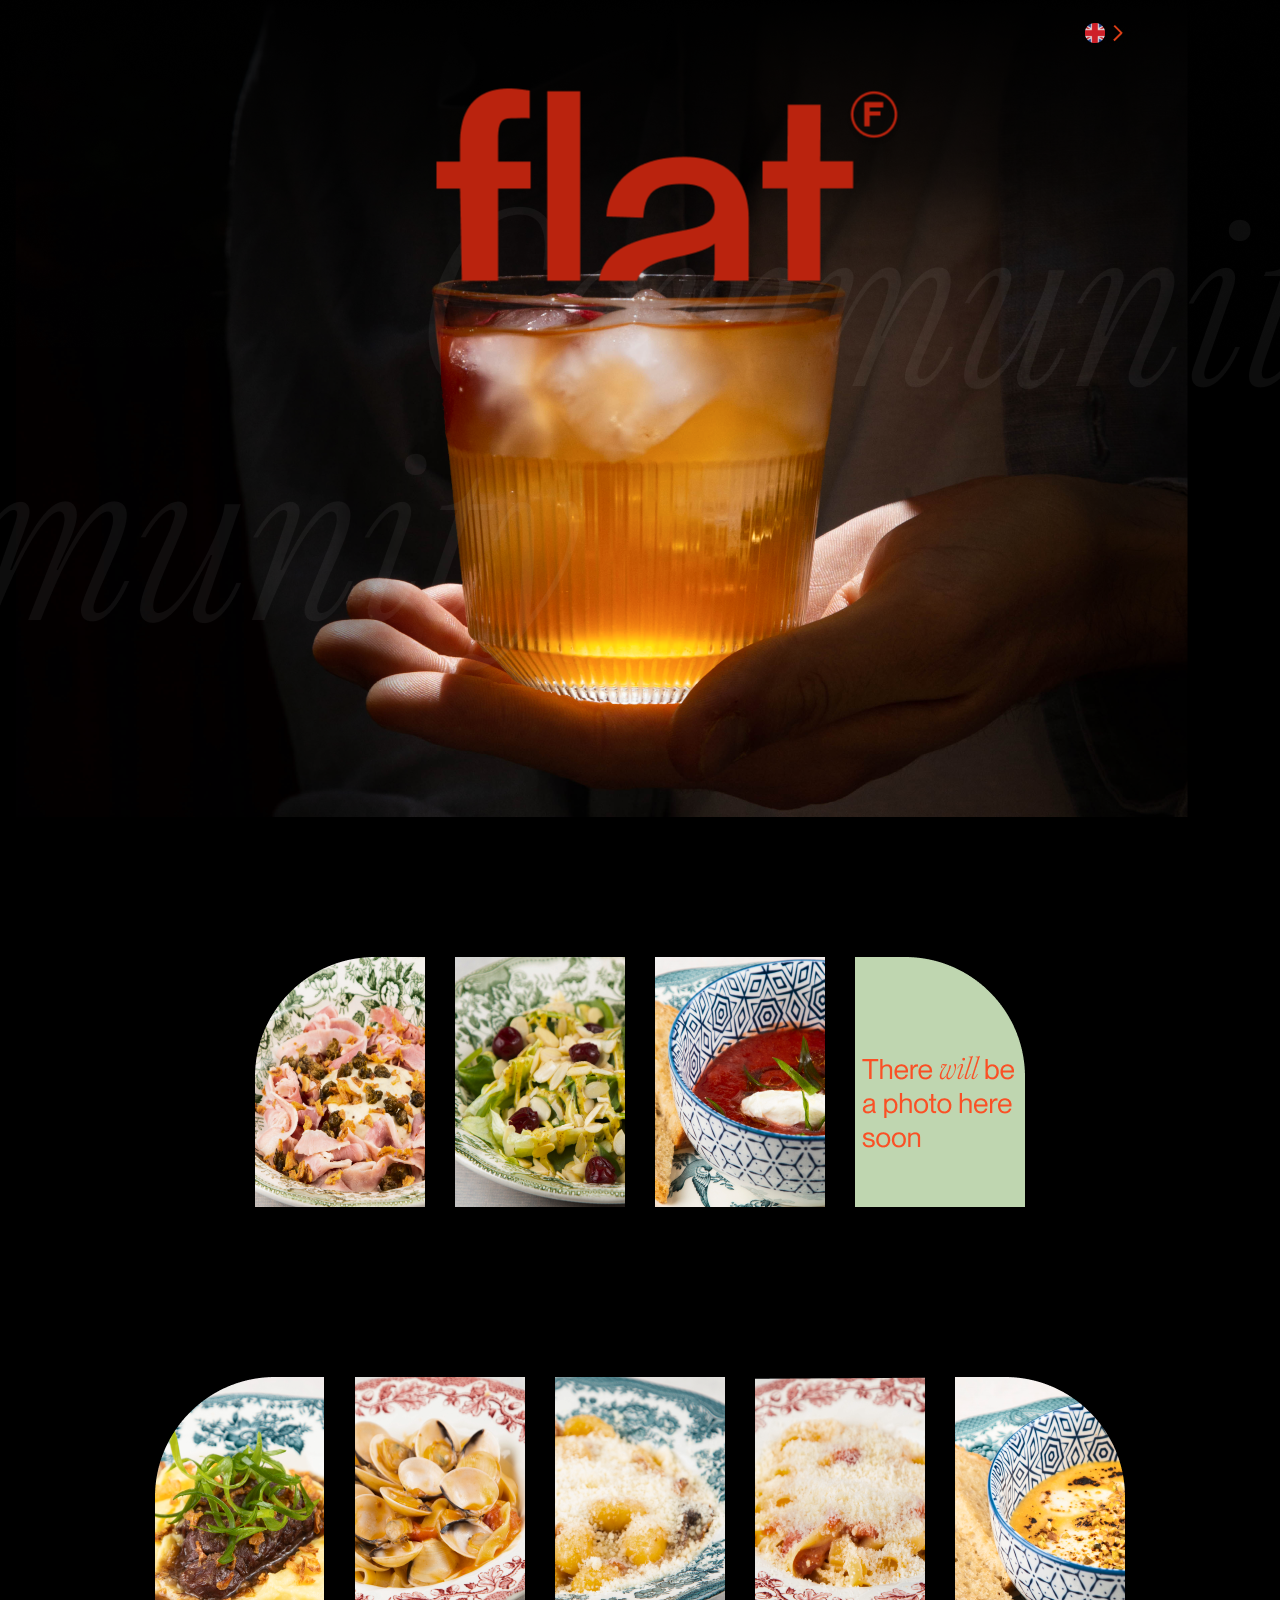
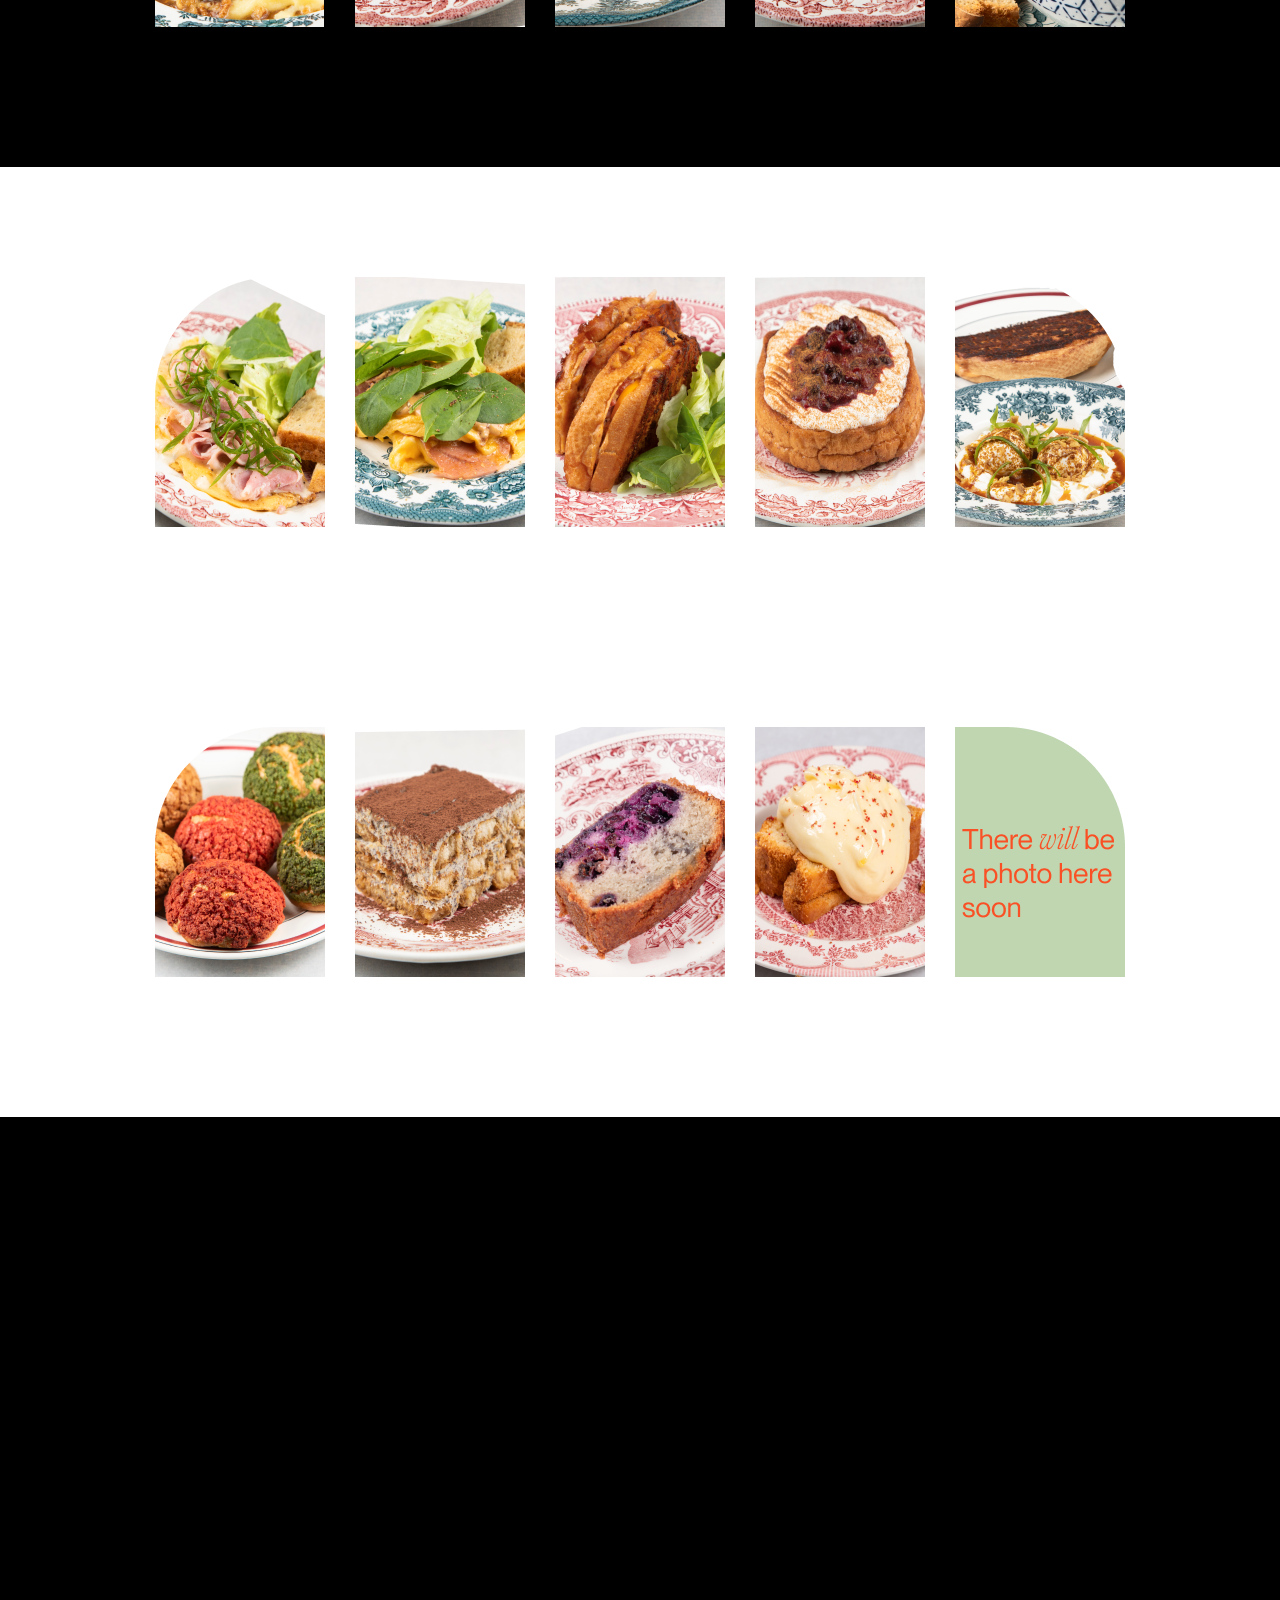
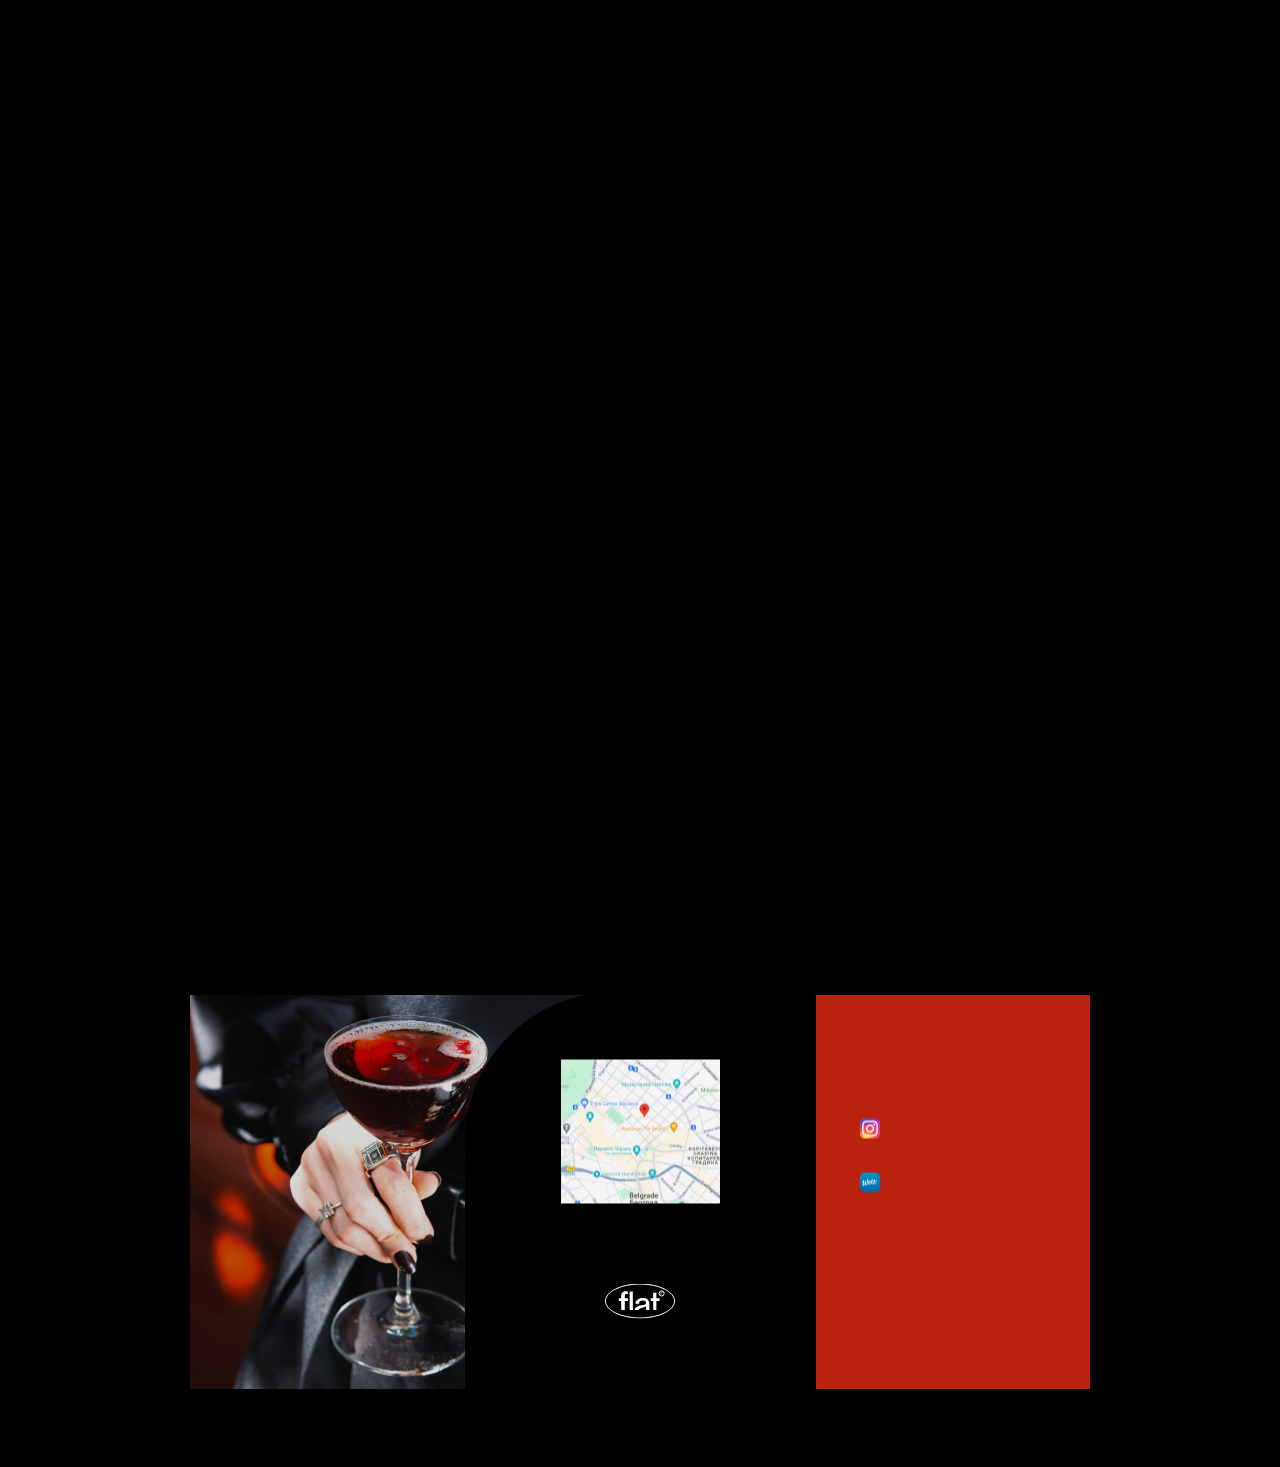
<file: index.html>
<!DOCTYPE html>
<html lang="en">

<head>
    <meta charset="UTF-8">
    <meta name="viewport" content="width=device-width, initial-scale=1.0">
    <title>flat</title>
    <link id="theme-stylesheet" rel="stylesheet" href="stylemain.css" />
</head>

<body>
    <div id="content-table">
        <div class="spacer" id="first-container">
            <div class="language-switcher">
                <div class="current-language" id="current-language"><img src="images/en.svg"></div>
                <div class="arrow">
                    <span class="arrow-top"></span>
                    <span class="arrow-bottom"></span>
                </div>
                <div class="dropdown-content">
                    <a href="index.html" onclick="switchLanguage('en')"><img src="images/en.svg"></a>
                    <a href="flat_ru.html" onclick="switchLanguage('ru')"><img src="images/rus.svg"></a>
                    <a href="flat_sr.html" onclick="switchLanguage('sr')"><img src="images/sr.svg"></a>
                </div>
            </div>
            <img src="images/flat.png" class="flatimages">
        </div>

        <button class="back-to-top" id="back-to-top"></button>
        <script src="script.js"></script>

        <div class="background-main">
            <div class="header" id='navbar'>
                <a href="#Main">Main</a>
                <a href="#Breakfast">Breakfast</a>
                <a href="#Desserts">Desserts</a>
                <a href="#Drinks">Drinks</a>
            </div>

            <div class="background-text">
                <p class="text1" id="Main">Cold dishes</p>
            </div>
            <div class="cold-images">
                <img src="images/main/Smoked.png">
                <img src="images/main/Green.png">
                <img src="images/main/Gazpacho.png">
                <img src="images/main/Antipasto.png">
            </div>
            <div class="grid-container">
                <div class="text2"><span>Smoked pork belly <span class="text-edit">with</span> tonnato sauce</span>
                    <span>650</span>
                </div>

                <div class="text2"><span>Green <span class="text-edit">salad</span> with citrus dressing</span>
                    <span>520</span>
                </div>

                <div class="text2"><span>Gazpacho with <br>tomatoes, <span class="text-edit">strawberries</span> and
                        cream
                        cheese</span>
                    <span> 690</span>
                </div>
                <div class="text2"><span><span class="text-edit">Antipasto</span> (mozzarella, smoked pork, olives,
                        sun-dried
                        tomatoes)</span>
                    <span>860</span>
                </div>
            </div>
        </div>
        <div class="main-container">
            <div class="background-textt">
                <p class="text1">Main dishes</p>
            </div>
            <div class="main-images">
                <img src="images/main/Stewed.png">
                <img src="images/main/vongole.png">
                <img src="images/main/Gnocchi.png">
                <img src="images/main/parmesan.png">
                <img src="images/main/Cheese.png">
            </div>
            <div class="grid-container2">
                <div class="text3"><span>Stewed beef cheeks <span class="text-edit">with</span> puree</span>
                    <span>980</span>
                </div>

                <div class="text3"><span>Tagliatelle <span class="text-edit">with</span> vongole and sweet
                        tomatoes</span>
                    <span>950</span>
                </div>

                <div class="text3"><span>Gnocchi with bacon <span class="text-edit">and</span> sun-dried
                        tomatoes</span>
                    <span> 690</span>
                </div>
                <div class="text3"><span> Tagliatelle <span class="text-edit">with</span> sweet tomatoes <span
                            class="text-edit">and</span> parmesan <span class="text-edit">(veg)</span></span>
                    <span>860</span>
                </div>
                <div class="text3"><span>Cheese soup <span class="text-edit">(veg)</span></span>
                    <span>750</span>
                </div>
            </div>
        </div>

        <div class="container-br">
            <div class="background-texttt">
                <p class="text1" id="Breakfast">Breakfast</p>
            </div>
            <div class="main-images">
                <img src="images/breakfast/pepe.png">
                <img src="images/breakfast/Omelette.png">
                <img src="images/breakfast/Grilled.png">
                <img src="images/breakfast/French.png">
                <img src="images/breakfast/eggs.png">
            </div>

            <div class="grid-container2">
                <div class="text4"><span>Omelette with pastrami <span class="text-edit2">and</span> cacio e pepe
                        sauce</span>
                    <span>760</span>
                </div>

                <div class="text4"><span>Omelette with <span class="text-edit2">bologna sausage</span> and sun-dried
                        tomatoes</span>
                    <span>680</span>
                </div>

                <div class="text4"><span>Grilled cheese sandwich <span class="text-edit2">with pastrami</span> and
                        sun-dried
                        tomatoes</span>
                    <span> 740</span>
                </div>
                <div class="text4"><span> French toast with <br>cream cheese and <span class="text-edit2">berry
                            jam</span></span>
                    <span>720</span>
                </div>
                <div class="text4"><span>Turkish <span class="text-edit2">eggs</span> with cheese toast</span>
                    <span>980</span>
                </div>
            </div>
        </div>

        <div class="desserts-container">
            <div class="background-texttt">
                <p class="text1" id="Desserts">Desserts</p>
            </div>
            <div class="main-images">
                <img src="images/desserts/shu.png">
                <img src="images/desserts/poppy.png">
                <img src="images/desserts/blue.png">
                <img src="images/desserts/lemon.png">
                <img src="images/main/Antipasto.png">
            </div>

            <div class="grid-container2">
                <div class="text4"><span>Choux Pie <br>- with <span class="text-edit2">cottage </span>cream <br>- with
                        chocolate <span class="text-edit2">cream</span>
                        <br>- <span class="text-edit2">with</span> berry cream</span>
                    <span>300</span>
                </div>

                <div class="text4"><span>Poppy <span class="text-edit2">seed</span>
                        tiramisu</span>
                    <span>700</span>
                </div>
                <div class="text4"><span>Blueberry <span class="text-edit2">cake</span></span>
                    <span> 300</span>
                </div>
                <div class="text4"><span> Lemon <span class="text-edit2">cake with</span> lemon cream and pink
                        pepper</span>
                    <span>350</span>
                </div>
                <div class="text4"><span>Banana cake with <span class="text-edit2">vanilla </span> ice cream</span>
                    <span>350</span>
                </div>
            </div>
        </div>

        <div class="drink-container">
            <div class="background-text-drink">
                <p class="text1" id="Drinks">Drinks</p>
            </div>
            <div class="grid-container-drinks">
                <div class="grid-column1">
                    <div class="text5">Coffee</div>
                    <div class="text6">Black Coffee </div>
                    <div class="grid-column2">
                        <div class="text7">Espresso / Americano </div>
                        <div class="text7">Batch brew </div>
                        <div class="text7">Hand brew </div>
                    </div>
                    <div class="text6">Iced coffee </div>
                    <div class="grid-column2">
                        <div class="text7">Iced latte </div>
                        <div class="text7">Espresso tonic </div>
                        <div class="text7">Bumble </div>
                        <div class="text7">Cold brew </div>
                    </div>
                </div>

                <div class="grid-drink-number">
                    <div>280</div>
                    <div>260/360</div>
                    <div>360/450</div>

                    <div class="text00">280</div>
                    <div>360</div>
                    <div>380</div>
                    <div>420</div>
                    <div>300</div>
                </div>

                <div class="grid-drink pseudo-gap"></div>


                <div class="grid-column1">
                    <div class="text0">Coffee</div>
                    <div class="text6">Coffee with milk </div>
                    <div class="grid-column2">
                        <div class="text7">Flat white </div>
                        <div class="text7">Cappuccino </div>
                        <div class="text7">Latte </div>
                        <div class="text7">Raf vanilla with cacao butter </div>
                        <div class="text7">Bulletproof <span class="text-edit">(veg)</span></div>
                        <div class="text7">Oat / Soy milk</div>
                    </div>
                </div>

                <div class="grid-drink-number">
                    <div>330</div>
                    <div>330/360</div>
                    <div>360</div>
                    <div>420</div>
                    <div>450</div>
                    <div>+50</div>
                </div>
            </div>

            <div class="grid-container-drinks">
                <div class="grid-column1">
                    <div class="text5">Drinks</div>
                    <div class="text6">Milk drinks </div>
                    <div class="grid-column2">
                        <div class="text7">Matcha latte </div>
                        <div class="text7">Cocoa </div>
                        <div class="text7">Bean-to-bar </div>
                        <div class="text7">- chocolate shot </div>
                        <div class="text7">- shot with milk </div>
                        <div class="text7">Oat / Soy milk </div>
                    </div>
                    <div class="text6">Tea</div>
                    <div class="grid-column2">
                        <div class="text7">Min Hong (China) </div>
                        <div class="text7">Lun Czin Nun Sjan (China) </div>
                        <div class="text7">Buckwheat tea </div>
                    </div>
                </div>

                <div class="grid-drink-number">
                    <div>380</div>
                    <div>380</div>
                    <div class="number0">000</div>
                    <div>300</div>
                    <div>360</div>
                    <div>+50</div>

                    <div class="text00">280</div>
                    <div>400</div>
                    <div>400</div>
                    <div>400</div>
                </div>

                <div class="grid-drink pseudo-gap"></div>

                <div class="grid-column1">
                    <div class="text0">Coffee</div>
                    <div class="text6">Cool drinks </div>
                    <div class="grid-column2">
                        <div class="text7">Raspberry lemongrass lemonade </div>
                        <div class="text7">Passionfruit-cucumber lemonade </div>
                        <div class="text7">Cold strawberry rooibos </div>
                        <div class="text7">Iced matcha latte </div>
                        <div class="text7">Lavender matcha tonic</div>
                        <div class="text7">Kombucha</div>
                        <div class="text7">Club mate</div>
                    </div>
                </div>

                <div class="grid-drink-number">
                    <div>330</div>
                    <div>330</div>
                    <div>400</div>
                    <div>380</div>
                    <div>420</div>
                    <div>420</div>
                    <div>420</div>
                </div>
            </div>

            <div class="grid-container-drinks">
                <div class="grid-column1">
                    <div class="text5">Spirits</div>
                    <div class="grid-column2">
                        <div class="text7">Bulleit Bourbon </div>
                        <div class="text7">Nikka Coffey Grain Whiskey </div>
                        <div class="text7">Rum Minoki Mizunara Cask </div>
                        <div class="text7">Courvoisier VSOP</div>
                        <div class="text7">Calvados Chateau du Breiu </div>
                    </div>
                </div>

                <div class="grid-drink-number2">
                    <div>600</div>
                    <div>1000</div>
                    <div>1000</div>
                    <div>850</div>
                    <div>1000</div>
                </div>

                <div class="grid-drink pseudo-gap"></div>

                <div class="grid-column1">
                    <div class="text0">Coffee</div>
                    <div class="grid-column2">
                        <div class="text7">Roku Gin</div>
                        <div class="text7">Amaro Montenegro </div>
                        <div class="text7">Tatratea Original </div>
                        <div class="text7">Vodka Grey Goose </div>
                    </div>
                </div>

                <div class="grid-drink-number2">
                    <div>650</div>
                    <div>400</div>
                    <div>400</div>
                    <div>900</div>
                </div>
            </div>

            <div class="grid-container-drinks">
                <div class="grid-column1">
                    <div class="text5">Cocktails</div>
                    <div class="grid-column2">
                        <div class="text7">Wind of change <br><span class="text8">infused gin, tonic</span> </div>
                        <div class="text7">Summer in the capital <br> <span class="text8">citrus vermouth, tonic, orange
                                perfume</span></div>
                        <div class="text7">Italian Breakfast <br> <span class="text8">elderflower liquor, prosecco,
                                soda</span></div>
                    </div>
                </div>

                <div class="grid-drink-number2">
                    <div>600</div>
                    <div class="number00">000</div>
                    <div>600</div>
                    <div class="number00">000</div>
                    <div>600</div>

                </div>

                <div class="grid-drink pseudo-gap"></div>

                <div class="grid-column1">
                    <div class="text0">Coffee</div>
                    <div class="grid-column2">
                        <div class="text7">Kir Royale <br><span class="text8">blackcurrant liquor, prosecco</span>
                        </div>
                        <div class="text7">Negroni <br> <span class="text8">gin, red vermouth, bitter</span></div>
                        <div class="text7">Godfather <br> <span class="text8">whiskey, almond liquor, orange
                                perfume</span>
                        </div>
                    </div>
                </div>

                <div class="grid-drink-number2">
                    <div>600</div>
                    <div class="number00">000</div>
                    <div>600</div>
                    <div class="number00">000</div>
                    <div>600</div>
                </div>
            </div>
        </div>

        <div class="basement-container">
            <img src="images/basement/basement.png" class="basement">
            <div class="grid-container-basement">
                <div class="grid-column"></div>
                <div class="grid-column">
                    <div class="text7"> How to get there? </div>
                    <a href="https://maps.app.goo.gl/qTDo765w7FSS3uwm9"class="map">
                    <img src="images/basement/map.png">
                    </a>
                    <a href="https://maps.app.goo.gl/qTDo765w7FSS3uwm9" class="text-link"> Flat community </a>
                    <div class="lebl"> <img src="images/basement/lebl.svg" class="lebl"> </div>
                    <div class="text69">©Elena Teplova, 2024</div>
                </div>
                <div class="grid-column-align-left">
                    <div class="text10"> Contacts </div>
                    <div class="container-contacts">
                        <a href="https://www.instagram.com/flat.beograd?igsh=bGN0cTN0YzVzZ2Uw"> <img
                                src="images/basement/instagram.png">
                        </a>
                        <a href="https://www.instagram.com/flat.beograd?igsh=bGN0cTN0YzVzZ2Uw" class="text-link2">
                            flat.beograd </a>
                    </div>
                    <div class="container-contacts">
                        <a href="https://wolt.com/sr/srb/belgrade/restaurant/flat-community"> <img
                                src="images/basement/wolt.png"> </a>
                        <a href="https://wolt.com/sr/srb/belgrade/restaurant/flat-community" class="text-link2">
                            Devilery
                            10:30-21:00</a>
                    </div>
                </div>
            </div>
        </div>
    </div>

</body>

</html>
</file>
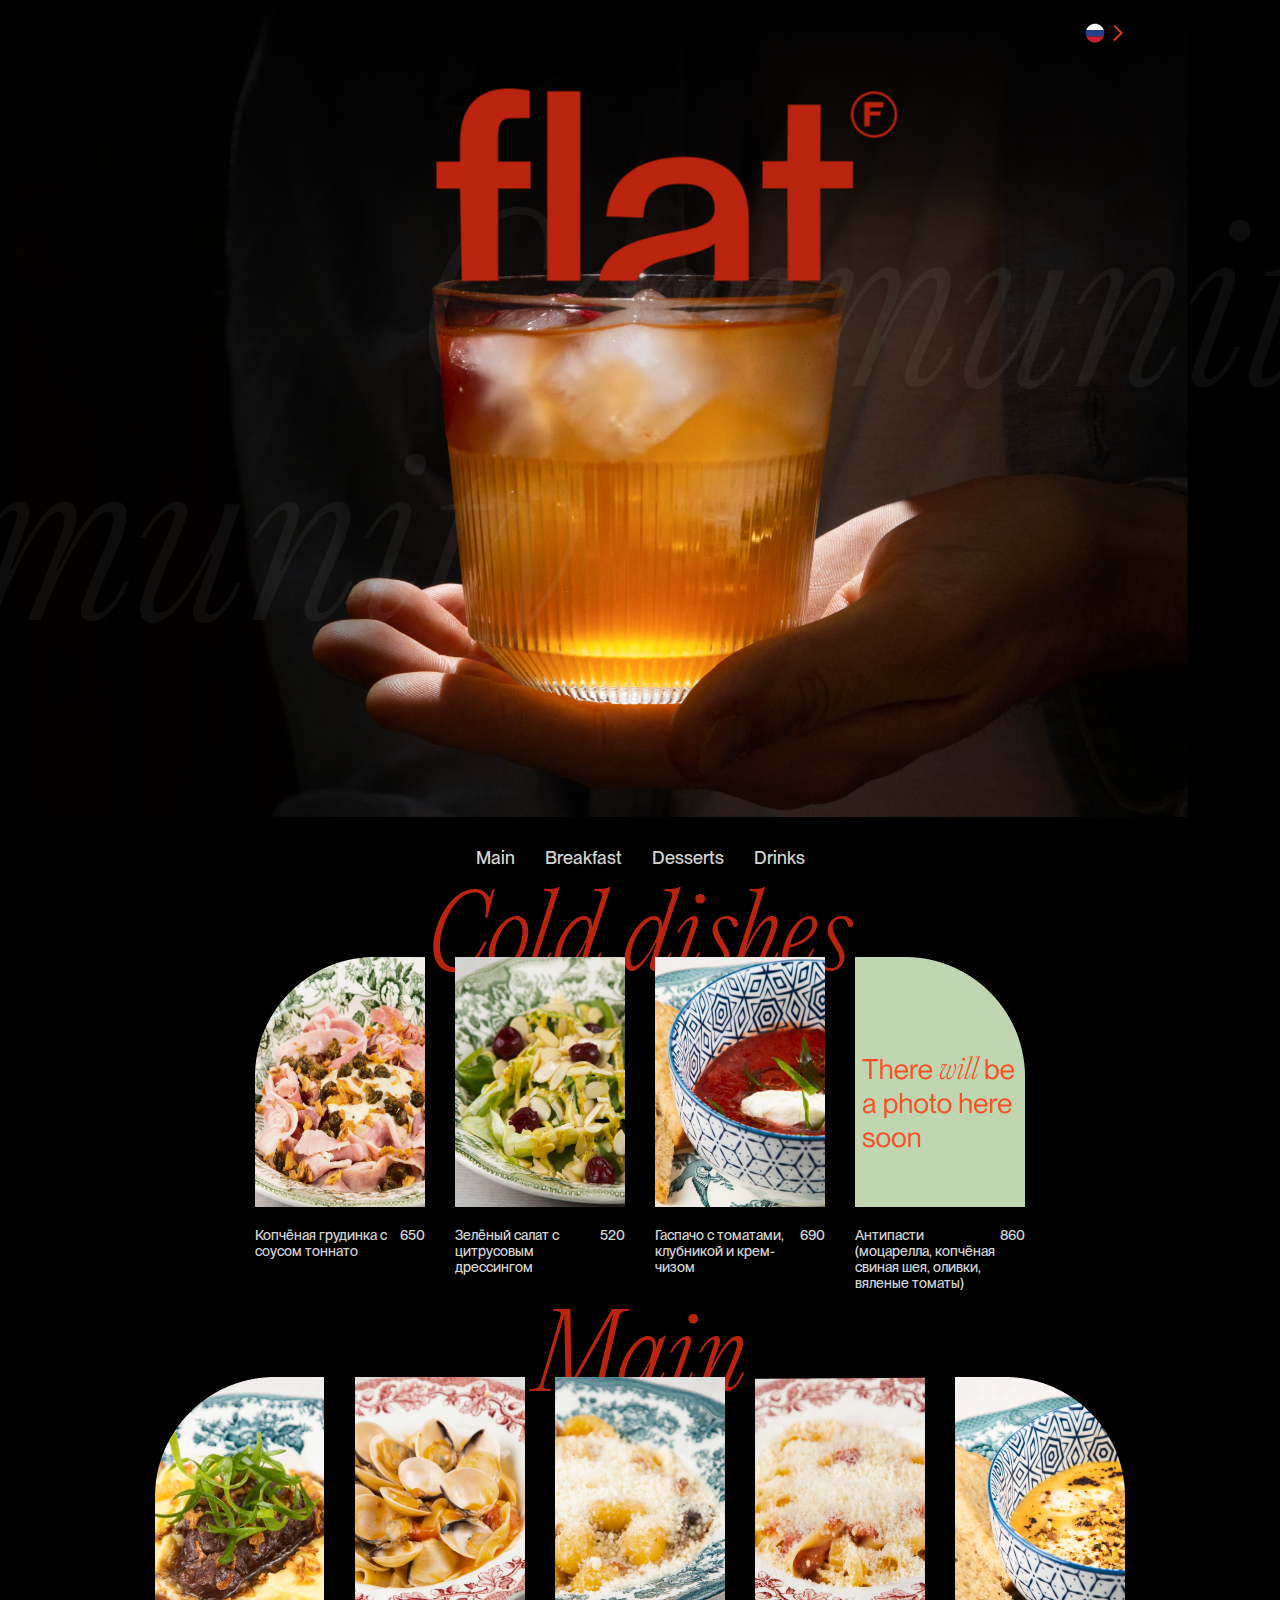
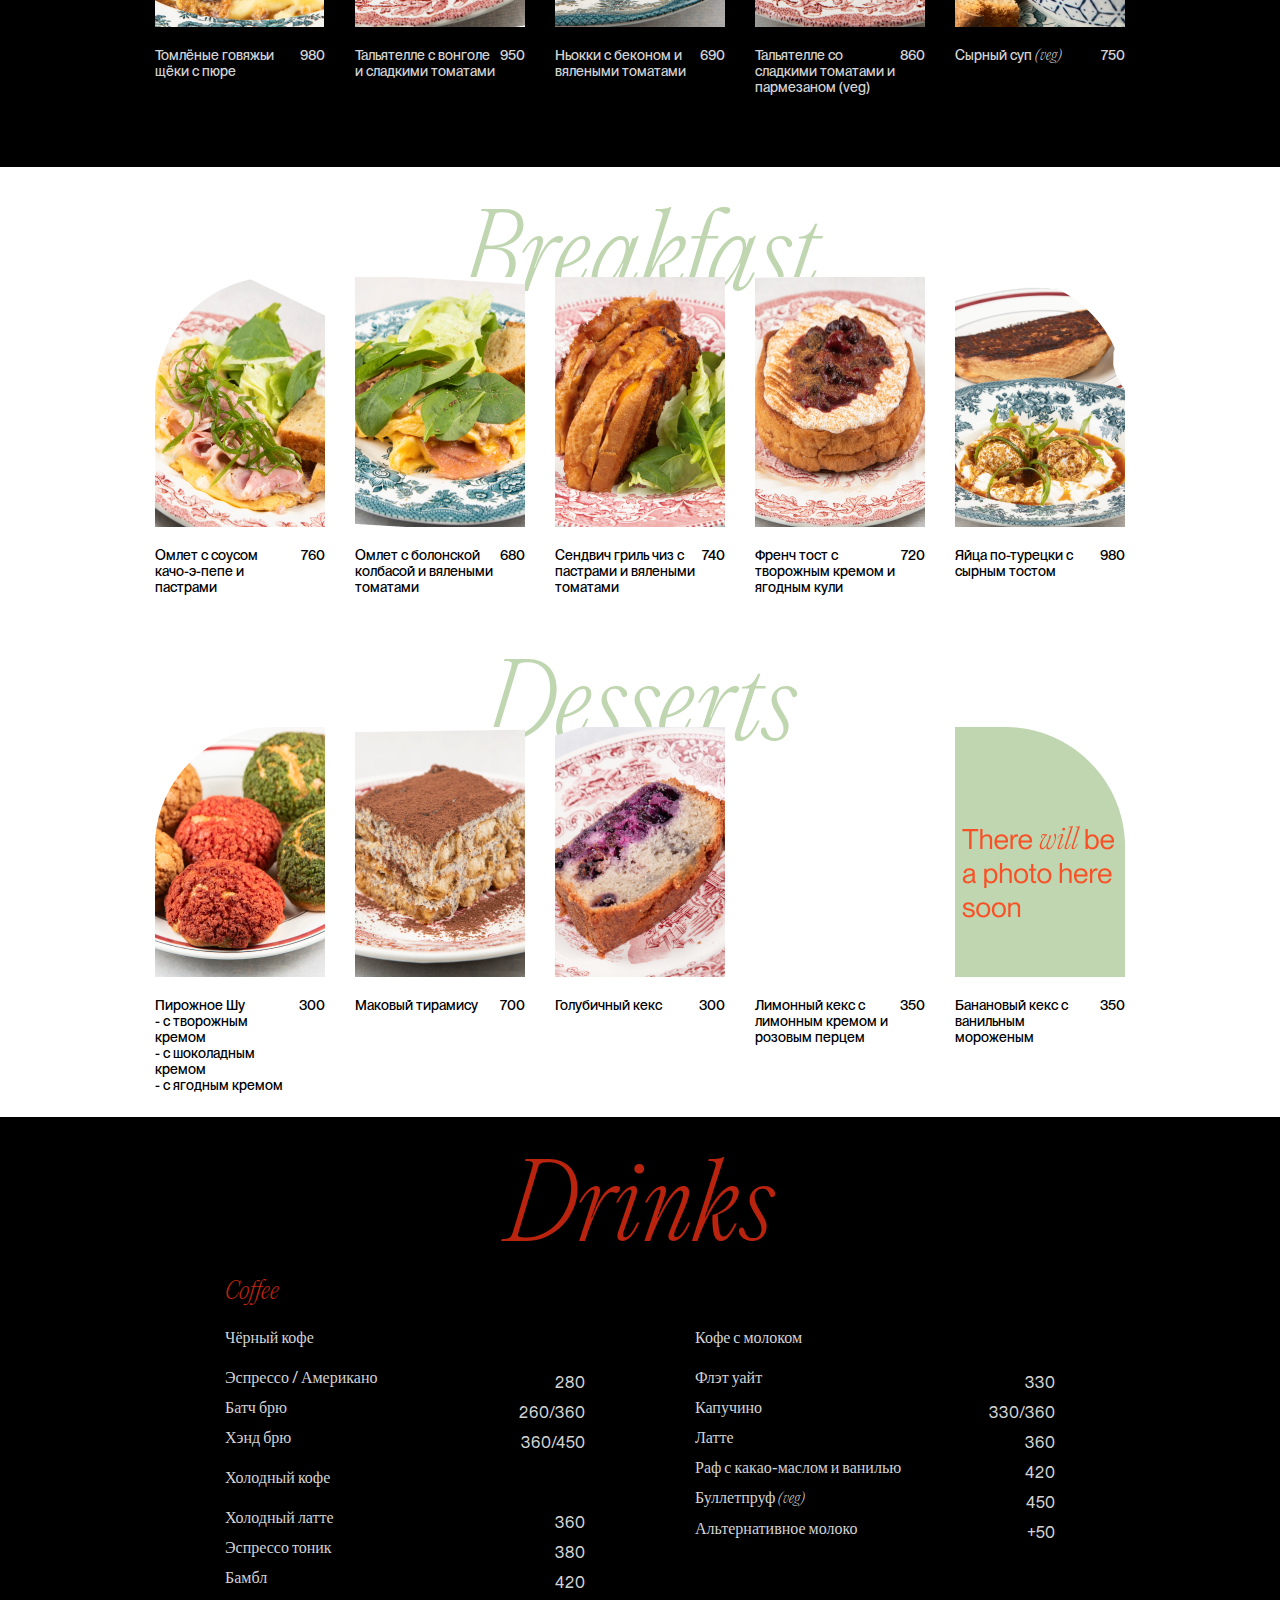
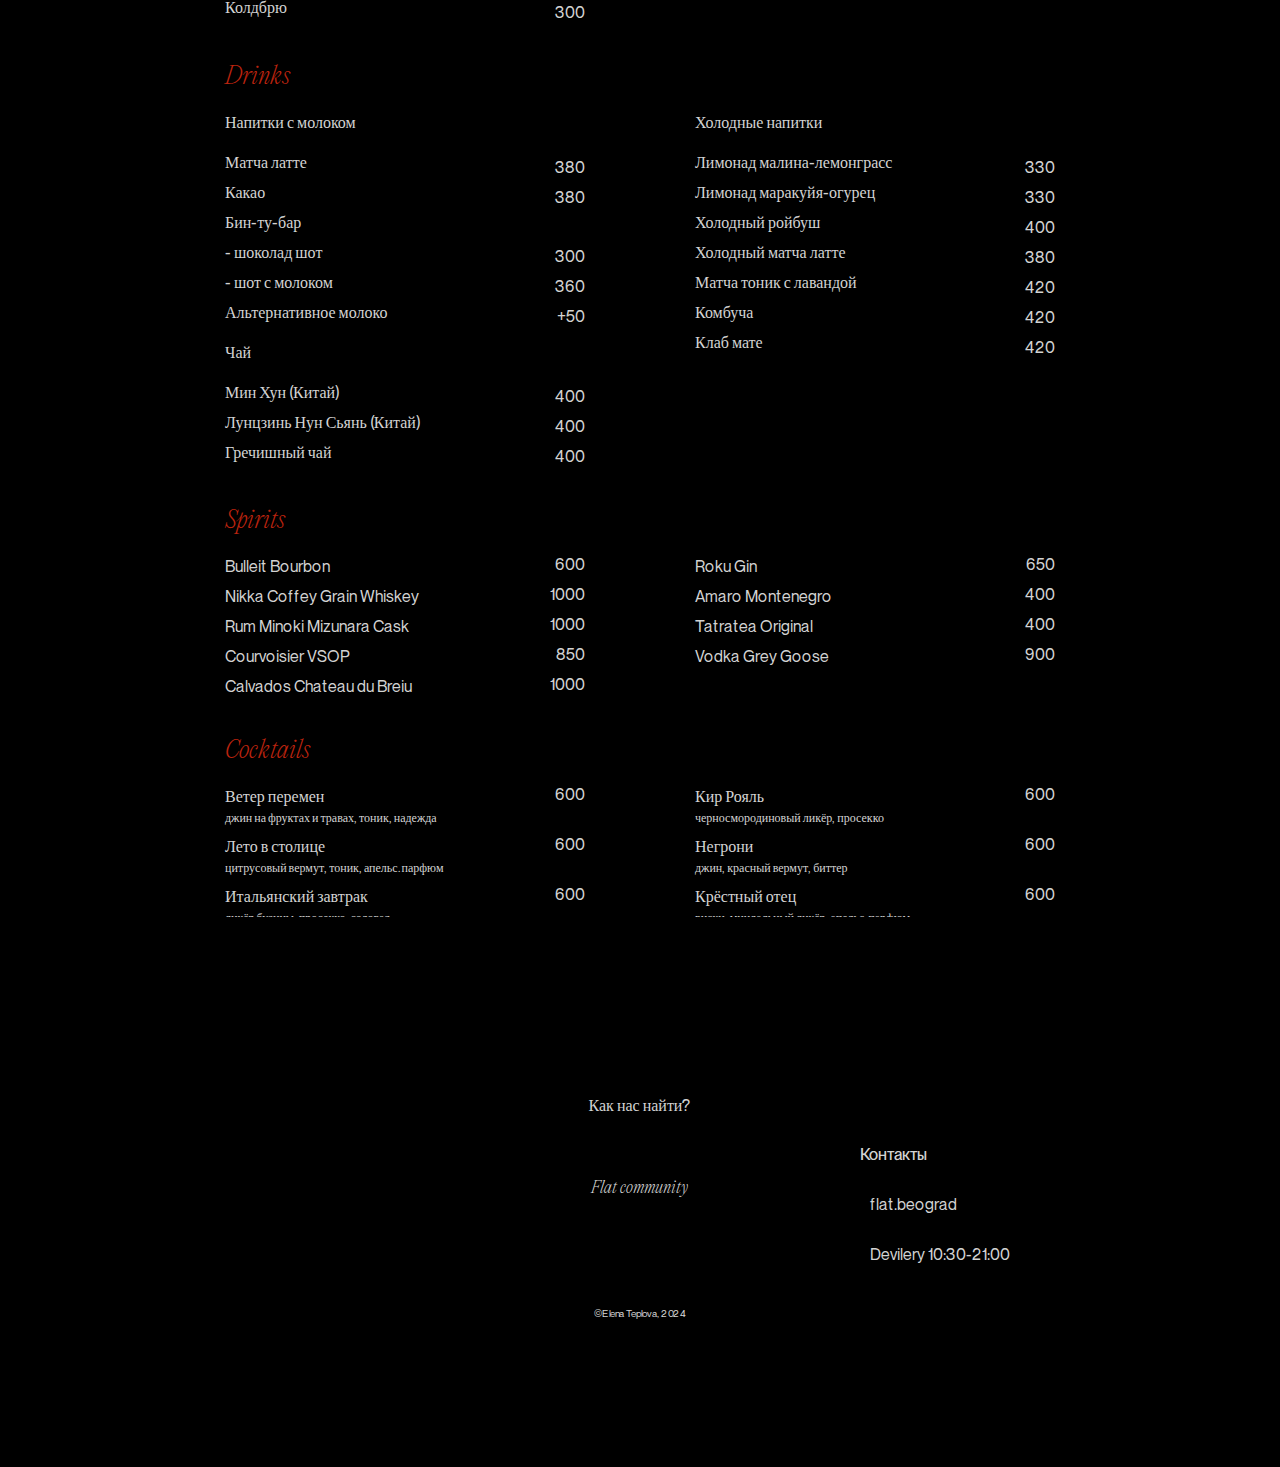
<file: flat_ru.html>
<!DOCTYPE html>
<html lang="ru">

<head>
    <meta charset="UTF-8">
    <meta name="viewport" content="width=device-width, initial-scale=1.0">
    <title>flat</title>
    <link id="theme-stylesheet" rel="stylesheet" href="stylemain_rus.css" />
</head>

<body>
    <div id="content-table">
        <div class="spacer" id="first-container">
            <div class="language-switcher">
                <div class="current-language" id="current-language"><img src="images/rus.svg"></div>
                <div class="arrow">
                    <span class="arrow-top"></span>
                    <span class="arrow-bottom"></span>
                </div>
                <div class="dropdown-content">
                    <a href="index.html" onclick="switchLanguage('en')"><img src="images/en.svg"></a>
                    <a href="flat_ru.html" onclick="switchLanguage('ru')"><img src="images/rus.svg"></a>
                    <a href="flat_sr.html" onclick="switchLanguage('sr')"><img src="images/sr.svg"></a>
                </div>
            </div>
            <img src="images/flat.png" class="flatimages">
        </div>

        <button class="back-to-top" id="back-to-top"></button>
        <script src="script.js"></script>

        <div class="background-main">
            <div class="header" id='navbar'>
                <a href="#Main">Main</a>
                <a href="#Breakfast">Breakfast</a>
                <a href="#Desserts">Desserts</a>
                <a href="#Drinks">Drinks</a>
            </div>

            <div class="background-text">
                <p class="text1" id="Main">Cold dishes</p>
            </div>
            <div class="cold-images">
                <img src="images/main/Smoked.png">
                <img src="images/main/Green.png">
                <img src="images/main/Gazpacho.png">
                <img src="images/main/Antipasto.png">
            </div>
            <div class="grid-container">
                <div class="text2"><span>Копчёная грудинка c соусом
                        тоннато</span>
                    <span>650</span>
                </div>
                <div class="text2"><span>Зелёный салат c цитрусовым
                        дрессингом</span>
                    <span>520</span>
                </div>
                <div class="text2"><span>Гаспачо c томатами, клубникой
                        и крем-чизом</span>
                    <span> 690</span>
                </div>
                <div class="text2"><span>Антипасти (моцарелла, копчёная
                        свиная шея, оливки, вяленые томаты)</span>
                    <span>860</span>
                </div>
            </div>
        </div>
        <div class="main-container">
            <div class="background-textt">
                <p class="text1">Main</p>
            </div>
            <div class="main-images">
                <img src="images/main/Stewed.png">
                <img src="images/main/vongole.png">
                <img src="images/main/Gnocchi.png">
                <img src="images/main/parmesan.png">
                <img src="images/main/Cheese.png">
            </div>
            <div class="grid-container2">
                <div class="text3"><span>Томлёные говяжьи щёки c пюре</span>
                    <span>980</span>
                </div>

                <div class="text3"><span>Тальятелле c вонголе и сладкими томатами </span>
                    <span>950</span>
                </div>

                <div class="text3"><span>Ньокки c беконом и вялеными томатами</span>
                    <span> 690</span>
                </div>
                <div class="text3"><span>Тальятелле со сладкими томатами и пармезаном <span class="text-edit"></span>
                        (veg)</span></span>
                    <span>860</span>
                </div>
                <div class="text3"><span>Сырный суп <span class="text-edit">(veg)</span></span>
                    <span>750</span>
                </div>
            </div>
        </div>

        <div class="container-br">
            <div class="background-texttt">
                <p class="text1" id="Breakfast">Breakfast</p>
            </div>
            <div class="main-images">
                <img src="images/breakfast/pepe.png">
                <img src="images/breakfast/Omelette.png">
                <img src="images/breakfast/Grilled.png">
                <img src="images/breakfast/French.png">
                <img src="images/breakfast/eggs.png">
            </div>

            <div class="grid-container2">
                <div class="text4"><span>Омлет с соусом <br>качо-э-пепе и пастрами</span>
                    <span>760</span>
                </div>

                <div class="text4"><span>Омлет с болонской колбасой
                        и вялеными томатами</span>
                    <span>680</span>
                </div>

                <div class="text4"><span>Сендвич гриль чиз с пастрами
                        и вялеными томатами</span>
                    <span> 740</span>
                </div>
                <div class="text4"><span> Френч тост с творожным кремом
                        и ягодным кули</span>
                    <span>720</span>
                </div>
                <div class="text4"><span>Яйца по-турецки с сырным
                        тостом</span>
                    <span>980</span>
                </div>
            </div>
        </div>

        <div class="desserts-container">
            <div class="background-texttt">
                <p class="text1" id="Desserts">Desserts</p>
            </div>
            <div class="main-images">
                <img src="images/desserts/shu.png">
                <img src="images/desserts/poppy.png">
                <img src="images/desserts/blue.png">
                <img src="images/desserts/lemon.png">
                <img src="images/main/Antipasto.png">
            </div>

            <div class="grid-container2">
                <div class="text4"><span>Пирожное Шу <br>- с творожным кремом <br>- с шоколадным кремом
                        <br>- с ягодным кремом</span>
                    <span>300</span>
                </div>

                <div class="text4"><span>Маковый тирамису</span>
                    <span>700</span>
                </div>
                <div class="text4"><span>Голубичный кекс</span>
                    <span> 300</span>
                </div>
                <div class="text4"><span> Лимонный кекс с лимонным кремом и розовым перцем</span>
                    <span>350</span>
                </div>
                <div class="text4"><span>Банановый кекс с ванильным мороженым</span>
                    <span>350</span>
                </div>
            </div>

        </div>


        <div class="drink-container">
            <div class="background-text-drink">
                <p class="text1" id="Drinks">Drinks</p>
            </div>
            <div class="grid-container-drinks">
                <div class="grid-column1">
                    <div class="text5">Coffee</div>
                    <div class="text6">Чёрный кофе </div>
                    <div class="grid-column2">
                        <div class="text7">Эспрессо / Американо </div>
                        <div class="text7">Батч брю </div>
                        <div class="text7">Хэнд брю </div>
                    </div>
                    <div class="text6">Холодный кофе</div>
                    <div class="grid-column2">
                        <div class="text7">Холодный латте </div>
                        <div class="text7">Эспрессо тоник </div>
                        <div class="text7">Бамбл </div>
                        <div class="text7">Колдбрю </div>
                    </div>

                </div>


                <div class="grid-drink-number">
                    <div>280</div>
                    <div>260/360</div>
                    <div>360/450</div>

                    <div class="text00">280</div>
                    <div>360</div>
                    <div>380</div>
                    <div>420</div>
                    <div>300</div>
                </div>

                <div class="grid-drink pseudo-gap"></div>


                <div class="grid-column1">
                    <div class="text0">Coffee</div>
                    <div class="text6">Кофе с молоком </div>
                    <div class="grid-column2">
                        <div class="text7">Флэт уайт </div>
                        <div class="text7">Капучино </div>
                        <div class="text7">Латте </div>
                        <div class="text7">Раф с какао-маслом и ванилью </div>
                        <div class="text7">Буллетпруф <span class="text-edit">(veg)</span></div>
                        <div class="text7">Альтернативное молоко</div>
                    </div>
                </div>

                <div class="grid-drink-number">
                    <div>330</div>
                    <div>330/360</div>
                    <div>360</div>
                    <div>420</div>
                    <div>450</div>
                    <div>+50</div>
                </div>
            </div>

            <div class="grid-container-drinks">
                <div class="grid-column1">
                    <div class="text5">Drinks</div>
                    <div class="text6">Напитки с молоком </div>
                    <div class="grid-column2">
                        <div class="text7">Матча латте </div>
                        <div class="text7">Какао </div>
                        <div class="text7">Бин-ту-бар </div>
                        <div class="text7">- шоколад шот </div>
                        <div class="text7">- шот с молоком </div>
                        <div class="text7">Альтернативное молоко </div>
                    </div>
                    <div class="text6">Чай</div>
                    <div class="grid-column2">
                        <div class="text7">Мин Хун (Китай) </div>
                        <div class="text7">Лунцзинь Нун Сьянь (Китай) </div>
                        <div class="text7">Гречишный чай </div>
                    </div>
                </div>

                <div class="grid-drink-number">
                    <div>380</div>
                    <div>380</div>
                    <div class="number0">000</div>
                    <div>300</div>
                    <div>360</div>
                    <div>+50</div>

                    <div class="text00">280</div>
                    <div>400</div>
                    <div>400</div>
                    <div>400</div>
                </div>

                <div class="grid-drink pseudo-gap"></div>


                <div class="grid-column1">
                    <div class="text0">Coffee</div>
                    <div class="text6">Холодные напитки </div>
                    <div class="grid-column2">
                        <div class="text7">Лимонад малина-лемонграсс </div>
                        <div class="text7">Лимонад маракуйя-огурец </div>
                        <div class="text7">Холодный ройбуш </div>
                        <div class="text7">Холодный матча латте</div>
                        <div class="text7">Матча тоник с лавандой</div>
                        <div class="text7">Комбуча</div>
                        <div class="text7">Клаб мате</div>
                    </div>
                </div>

                <div class="grid-drink-number">
                    <div>330</div>
                    <div>330</div>
                    <div>400</div>
                    <div>380</div>
                    <div>420</div>
                    <div>420</div>
                    <div>420</div>
                </div>

            </div>

            <div class="grid-container-drinks">
                <div class="grid-column1">
                    <div class="text5">Spirits</div>
                    <div class="grid-column2">
                        <div class="text7">Bulleit Bourbon </div>
                        <div class="text7">Nikka Coffey Grain Whiskey </div>
                        <div class="text7">Rum Minoki Mizunara Cask </div>
                        <div class="text7">Courvoisier VSOP</div>
                        <div class="text7">Calvados Chateau du Breiu </div>
                    </div>
                </div>

                <div class="grid-drink-number2">
                    <div>600</div>
                    <div>1000</div>
                    <div>1000</div>
                    <div>850</div>
                    <div>1000</div>
                </div>

                <div class="grid-drink pseudo-gap"></div>


                <div class="grid-column1">
                    <div class="text0">Coffee</div>
                    <div class="grid-column2">
                        <div class="text7">Roku Gin</div>
                        <div class="text7">Amaro Montenegro </div>
                        <div class="text7">Tatratea Original </div>
                        <div class="text7">Vodka Grey Goose </div>
                    </div>
                </div>

                <div class="grid-drink-number2">
                    <div>650</div>
                    <div>400</div>
                    <div>400</div>
                    <div>900</div>
                </div>
            </div>

            <div class="grid-container-drinks">
                <div class="grid-column1">
                    <div class="text5">Cocktails</div>
                    <div class="grid-column2">
                        <div class="text7">Ветер перемен <br><span class="text8">джин на фруктах и травах, тоник,
                                надежда</span> </div>
                        <div class="text7">Лето в столице <br> <span class="text8">цитрусовый вермут, тоник, апельс.
                                парфюм</span></div>
                        <div class="text7">Итальянский завтрак <br> <span class="text8">ликёр бузины, просекко,
                                содовая</span></div>
                    </div>
                </div>

                <div class="grid-drink-number2">
                    <div>600</div>
                    <div class="number00">000</div>
                    <div>600</div>
                    <div class="number00">000</div>
                    <div>600</div>

                </div>

                <div class="grid-drink pseudo-gap"></div>


                <div class="grid-column1">
                    <div class="text0">Coffee</div>
                    <div class="grid-column2">
                        <div class="text7">Кир Рояль <br><span class="text8">черносмородиновый ликёр, просекко</span>
                        </div>
                        <div class="text7">Негрони <br> <span class="text8">джин, красный вермут, биттер</span></div>
                        <div class="text7">Крёстный отец <br> <span class="text8">виски, миндальный ликёр, апельс.
                                парфюм</span>
                        </div>
                    </div>
                </div>

                <div class="grid-drink-number2">
                    <div>600</div>
                    <div class="number00">000</div>
                    <div>600</div>
                    <div class="number00">000</div>
                    <div>600</div>
                </div>
            </div>
        </div>

        <div class="basement-container">
            <img src="images/basement/basement.png" class="basement">
            <div class="grid-container-basement">
                <div class="grid-column"></div>
                <div class="grid-column">
                    <div class="text7"> Как нас найти? </div>
                    <a href="https://maps.app.goo.gl/qTDo765w7FSS3uwm9" class="map">
                        <img src="images/basement/map.png" >
                        </a>
                    <a href="https://maps.app.goo.gl/qTDo765w7FSS3uwm9" class="text-link"> Flat community </a>
                    <div class="lebl"> <img src="images/basement/lebl.svg" class="lebl"> </div>
                    <div class="text69">©Elena Teplova, 2024</div>
                </div>
                <div class="grid-column-align-left">
                    <div class="text10"> Контакты </div>
                    <div class="container-contacts">
                        <a href="https://www.instagram.com/flat.beograd?igsh=bGN0cTN0YzVzZ2Uw"> <img
                                src="images/basement/instagram.png">
                        </a>
                        <a href="https://www.instagram.com/flat.beograd?igsh=bGN0cTN0YzVzZ2Uw" class="text-link2">
                            flat.beograd </a>
                    </div>
                    <div class="container-contacts">
                        <a href="https://wolt.com/sr/srb/belgrade/restaurant/flat-community"> <img
                                src="images/basement/wolt.png"> </a>
                        <a href="https://wolt.com/sr/srb/belgrade/restaurant/flat-community" class="text-link2">
                            Devilery
                            10:30-21:00</a>
                    </div>
                </div>
            </div>
        </div>
    </div>
</body>

</html>
</file>
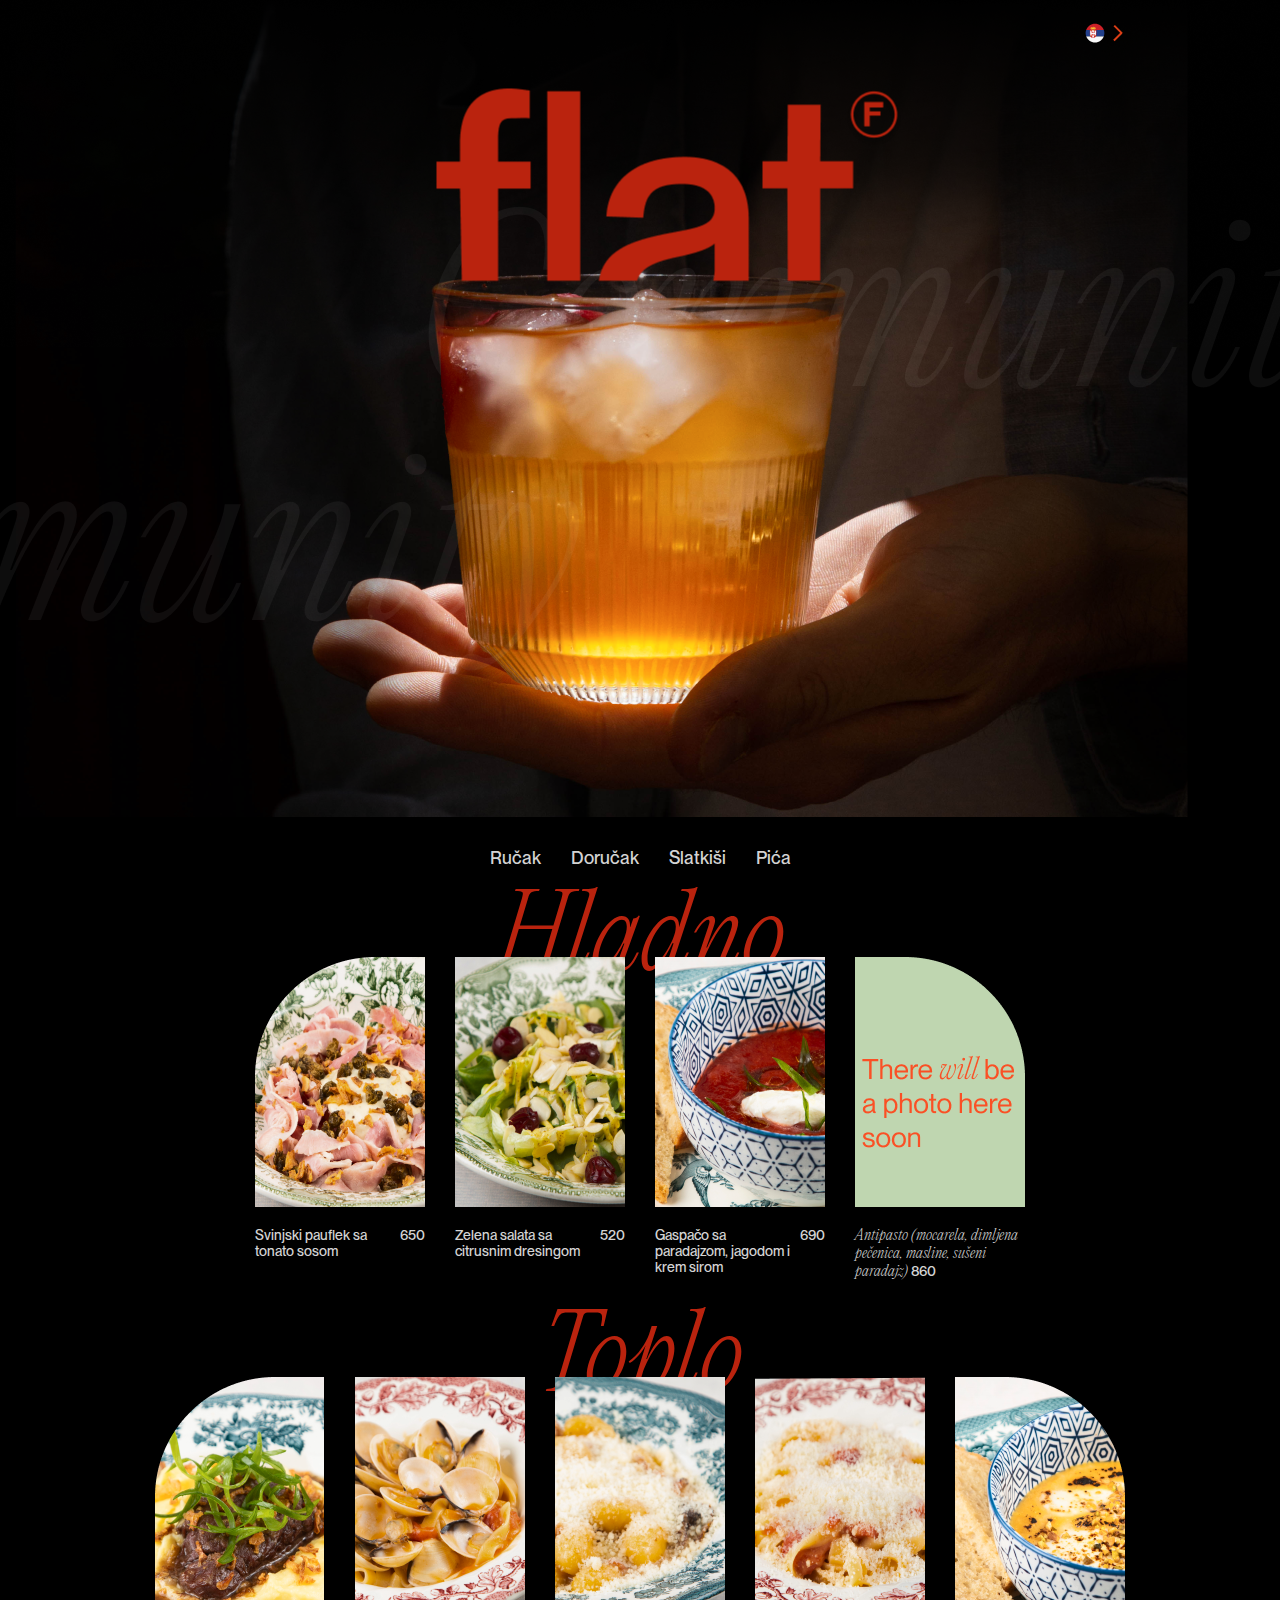
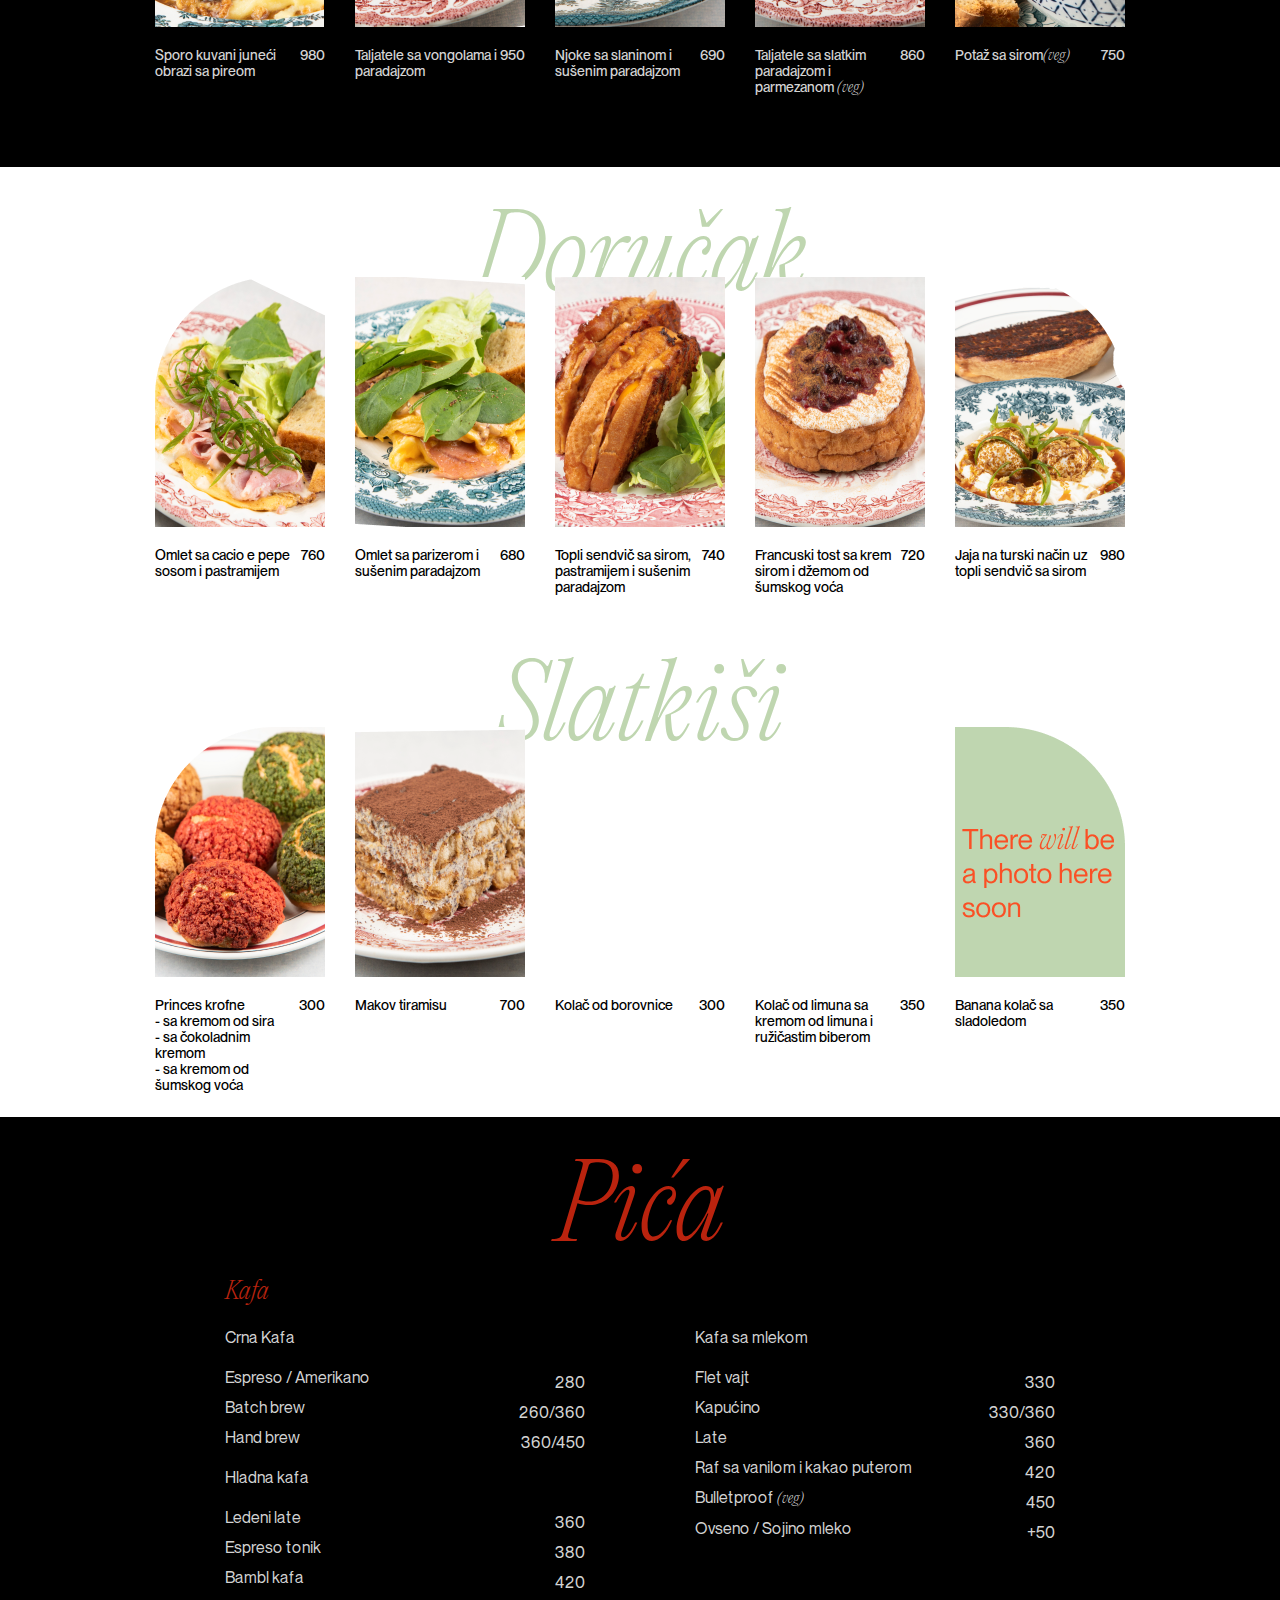
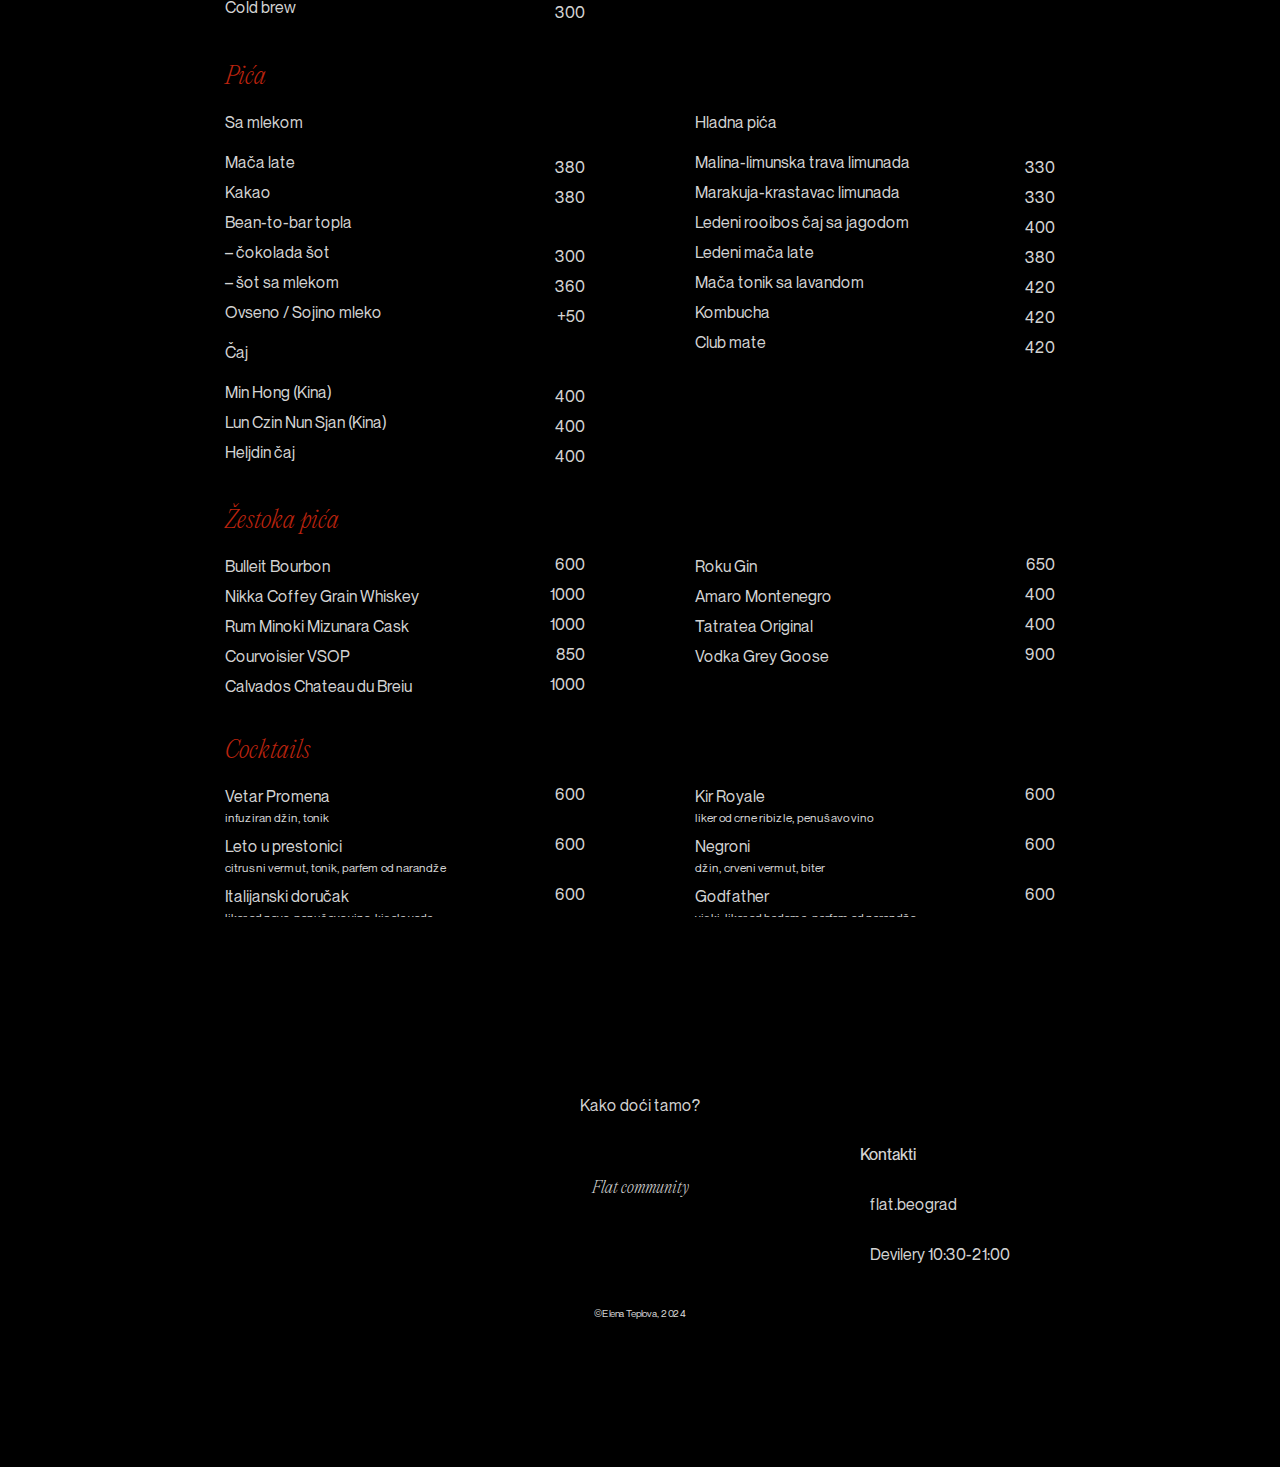
<file: flat_sr.html>
<!DOCTYPE html>
<html lang="sr">

<head>
    <meta charset="UTF-8">
    <meta name="viewport" content="width=device-width, initial-scale=1.0">
    <title>flat</title>
    <link id="theme-stylesheet" rel="stylesheet" href="stylemain.css" />
</head>

<body>
    <script src="script.js"></script>
    <div id="content-table">
        <div class="spacer" id="first-container">
            <div class="language-switcher">
                <div class="current-language" id="current-language"><img src="images/sr.svg"></div>
                <div class="arrow">
                    <span class="arrow-top"></span>
                    <span class="arrow-bottom"></span>
                </div>
                <div class="dropdown-content">
                    <a href="index.html" onclick="switchLanguage('en')"><img src="images/en.svg"></a>
                    <a href="flat_ru.html" onclick="switchLanguage('ru')"><img src="images/rus.svg"></a>
                    <a href="flat_sr.html" onclick="switchLanguage('sr')"><img src="images/sr.svg"></a>
                </div>
            </div>

            <img src="images/flat.png" class="flatimages">
        </div>

        <button class="back-to-top" id="back-to-top"></button>

        <div class="background-main">
            <div class="header" id='navbar'>
                <a href="#Main">Ručak</a>
                <a href="#Breakfast">Doručak</a>
                <a href="#Desserts">Slatkiši</a>
                <a href="#Drinks">Pića</a>
            </div>

            <div class="background-text">
                <p class="text1" id="Main">Hladno</p>
            </div>

            <div class="cold-images">
                <img src="images/main/Smoked.png">
                <img src="images/main/Green.png">
                <img src="images/main/Gazpacho.png">
                <img src="images/main/Antipasto.png">
            </div>
            <div class="grid-container">
                <div class="text2"><span>Svinjski pauflek sa tonato sosom</span>
                    <span>650</span>
                </div>

                <div class="text2"><span> Zelena salata sa citrusnim dresingom</span>
                    <span>520</span>
                </div>

                <div class="text2"><span>Gaspačo sa paradajzom, jagodom
                        i krem sirom</span>
                    <span> 690</span>
                </div>
                <div class="text2"><span><span class="text-edit">Antipasto (mocarela, dimljena
                            pečenica, masline, sušeni paradajz)</span>
                        <span>860</span>
                </div>
            </div>
        </div>
        <div class="main-container">
            <div class="background-textt">
                <p class="text1">Toplo</p>
            </div>
            <div class="main-images">
                <img src="images/main/Stewed.png">
                <img src="images/main/vongole.png">
                <img src="images/main/Gnocchi.png">
                <img src="images/main/parmesan.png">
                <img src="images/main/Cheese.png">
            </div>
            <div class="grid-container2">
                <div class="text3"><span>Sporo kuvani juneći obrazi sa pireom</span>
                    <span>980</span>
                </div>

                <div class="text3"><span>Taljatele sa vongolama i paradajzom</span>
                    <span>950</span>
                </div>

                <div class="text3"><span>Njoke sa slaninom i sušenim paradajzom</span>
                    <span> 690</span>
                </div>
                <div class="text3"><span> Taljatele sa slatkim paradajzom
                        i parmezanom <span class="text-edit">(veg)</span></span>
                    <span>860</span>
                </div>
                <div class="text3"><span>Potaž sa sirom<span class="text-edit">(veg)</span></span>
                    <span>750</span>
                </div>
            </div>
        </div>

        <div class="container-br">
            <div class="background-texttt">
                <p class="text1" id="Breakfast">Doručak</p>
            </div>
            <div class="main-images">
                <img src="images/breakfast/pepe.png">
                <img src="images/breakfast/Omelette.png">
                <img src="images/breakfast/Grilled.png">
                <img src="images/breakfast/French.png">
                <img src="images/breakfast/eggs.png">
            </div>

            <div class="grid-container2">
                <div class="text4"><span>Omlet sa cacio e pepe sosom
                        i pastramijem</span>
                    <span>760</span>
                </div>

                <div class="text4"><span>Omlet sa parizerom і sušenim
                        paradajzom</span>
                    <span>680</span>
                </div>

                <div class="text4"><span>Topli sendvič sa sirom, pastramijem
                        i sušenim paradajzom</span>
                    <span> 740</span>
                </div>
                <div class="text4"><span> Francuski tost sa krem sirom
                        i džemom od šumskog voća</span></span>
                    <span>720</span>
                </div>
                <div class="text4"><span>Jaja na turski način uz topli sendvič
                        sa sirom</span>
                    <span>980</span>
                </div>
            </div>
        </div>

        <div class="desserts-container">
            <div class="background-texttt">
                <p class="text1" id="Desserts">Slatkiši</p>
            </div>
            <div class="main-images">
                <img src="images/desserts/shu.png">
                <img src="images/desserts/poppy.png">
                <img src="images/desserts/blue.png">
                <img src="images/desserts/lemon.png">
                <img src="images/main/Antipasto.png">
            </div>

            <div class="grid-container2">
                <div class="text4"><span>Princes krofne <br>- sa kremom od sira <br>- sa čokoladnim kremom
                        <br>- sa kremom od šumskog voća</span>
                    <span>300</span>
                </div>

                <div class="text4"><span>Makov tiramisu</span>
                    <span>700</span>
                </div>

                <div class="text4"><span>Kolač od borovnice</span>
                    <span> 300</span>
                </div>
                <div class="text4"><span> Kolač od limuna sa kremom
                        od limuna i ružičastim biberom</span>
                    <span>350</span>
                </div>
                <div class="text4"><span>Banana kolač sa sladoledom</span>
                    <span>350</span>
                </div>
            </div>

        </div>


        <div class="drink-container">
            <div class="background-text-drink">
                <p class="text1" id="Drinks">Pića</p>
            </div>
            <div class="grid-container-drinks">
                <div class="grid-column1">
                    <div class="text5">Kafa</div>
                    <div class="text6">Crna Kafa </div>
                    <div class="grid-column2">
                        <div class="text7">Espreso / Amerikano </div>
                        <div class="text7">Batch brew </div>
                        <div class="text7">Hand brew </div>
                    </div>
                    <div class="text6">Hladna kafa </div>
                    <div class="grid-column2">
                        <div class="text7">Ledeni late </div>
                        <div class="text7">Espreso tonik </div>
                        <div class="text7">Bambl kafa </div>
                        <div class="text7">Cold brew </div>
                    </div>
                </div>


                <div class="grid-drink-number">
                    <div>280</div>
                    <div>260/360</div>
                    <div>360/450</div>

                    <div class="text00">280</div>
                    <div>360</div>
                    <div>380</div>
                    <div>420</div>
                    <div>300</div>
                </div>

                <div class="grid-drink pseudo-gap"></div>


                <div class="grid-column1">
                    <div class="text0">Coffee</div>
                    <div class="text6">Kafa sa mlekom</div>
                    <div class="grid-column2">
                        <div class="text7">Flet vajt</div>
                        <div class="text7">Kapućino </div>
                        <div class="text7">Late </div>
                        <div class="text7">Raf sa vanilom i kakao puterom </div>
                        <div class="text7">Bulletproof <span class="text-edit">(veg)</span></div>
                        <div class="text7">Ovseno / Sojino mleko</div>
                    </div>
                </div>

                <div class="grid-drink-number">
                    <div>330</div>
                    <div>330/360</div>
                    <div>360</div>
                    <div>420</div>
                    <div>450</div>
                    <div>+50</div>
                </div>
            </div>

            <div class="grid-container-drinks">
                <div class="grid-column1">
                    <div class="text5">Pića</div>
                    <div class="text6">Sa mlekom </div>
                    <div class="grid-column2">
                        <div class="text7">Mača late </div>
                        <div class="text7">Kakao </div>
                        <div class="text7">Bean-to-bar topla </div>
                        <div class="text7">– čokolada šot </div>
                        <div class="text7">– šot sa mlekom </div>
                        <div class="text7">Ovseno / Sojino mleko </div>
                    </div>
                    <div class="text6">Čaj</div>
                    <div class="grid-column2">
                        <div class="text7">Min Hong (Kina) </div>
                        <div class="text7">Lun Czin Nun Sjan (Kina) </div>
                        <div class="text7">Heljdin čaj </div>
                    </div>
                </div>

                <div class="grid-drink-number">
                    <div>380</div>
                    <div>380</div>
                    <div class="number0">000</div>
                    <div>300</div>
                    <div>360</div>
                    <div>+50</div>

                    <div class="text00">280</div>
                    <div>400</div>
                    <div>400</div>
                    <div>400</div>
                </div>

                <div class="grid-drink pseudo-gap"></div>


                <div class="grid-column1">
                    <div class="text0">Coffee</div>
                    <div class="text6">Hladna pića </div>
                    <div class="grid-column2">
                        <div class="text7">Malina-limunska trava limunada </div>
                        <div class="text7">Marakuja-krastavac limunada </div>
                        <div class="text7">Ledeni rooibos čaj sa jagodom </div>
                        <div class="text7">Ledeni mača late </div>
                        <div class="text7">Mača tonik sa lavandom</div>
                        <div class="text7">Kombucha</div>
                        <div class="text7">Club mate</div>
                    </div>
                </div>

                <div class="grid-drink-number">
                    <div>330</div>
                    <div>330</div>
                    <div>400</div>
                    <div>380</div>
                    <div>420</div>
                    <div>420</div>
                    <div>420</div>
                </div>

            </div>

            <div class="grid-container-drinks">
                <div class="grid-column1">
                    <div class="text5">Žestoka pića</div>
                    <div class="grid-column2">
                        <div class="text7">Bulleit Bourbon </div>
                        <div class="text7">Nikka Coffey Grain Whiskey </div>
                        <div class="text7">Rum Minoki Mizunara Cask </div>
                        <div class="text7">Courvoisier VSOP</div>
                        <div class="text7">Calvados Chateau du Breiu </div>
                    </div>
                </div>

                <div class="grid-drink-number2">
                    <div>600</div>
                    <div>1000</div>
                    <div>1000</div>
                    <div>850</div>
                    <div>1000</div>
                </div>

                <div class="grid-drink pseudo-gap"></div>


                <div class="grid-column1">
                    <div class="text0">Coffee</div>
                    <div class="grid-column2">
                        <div class="text7">Roku Gin</div>
                        <div class="text7">Amaro Montenegro </div>
                        <div class="text7">Tatratea Original </div>
                        <div class="text7">Vodka Grey Goose </div>
                    </div>
                </div>

                <div class="grid-drink-number2">
                    <div>650</div>
                    <div>400</div>
                    <div>400</div>
                    <div>900</div>
                </div>
            </div>

            <div class="grid-container-drinks">
                <div class="grid-column1">
                    <div class="text5">Cocktails</div>
                    <div class="grid-column2">
                        <div class="text7">Vetar Promena <br><span class="text8">infuziran džin, tonik</span> </div>
                        <div class="text7">Leto u prestonici <br> <span class="text8">citrusni vermut, tonik, parfem od
                                narandže</span></div>
                        <div class="text7">Italijanski doručak <br> <span class="text8">liker od zove, penušavo vino,
                                kisela
                                voda</span></div>
                    </div>
                </div>

                <div class="grid-drink-number2">
                    <div>600</div>
                    <div class="number00">000</div>
                    <div>600</div>
                    <div class="number00">000</div>
                    <div>600</div>

                </div>

                <div class="grid-drink pseudo-gap"></div>


                <div class="grid-column1">
                    <div class="text0">Coffee</div>
                    <div class="grid-column2">
                        <div class="text7">Kir Royale <br><span class="text8">liker od crne ribizle, penušavo
                                vino</span>
                        </div>
                        <div class="text7">Negroni <br> <span class="text8">džin, crveni vermut, biter</span></div>
                        <div class="text7">Godfather <br> <span class="text8">viski, liker od badema, parfem od
                                narandže</span>
                        </div>
                    </div>
                </div>

                <div class="grid-drink-number2">
                    <div>600</div>
                    <div class="number00">000</div>
                    <div>600</div>
                    <div class="number00">000</div>
                    <div>600</div>
                </div>
            </div>
        </div>

        <div class="basement-container">
            <img src="images/basement/basement.png" class="basement">
            <div class="grid-container-basement">
                <div class="grid-column"></div>
                <div class="grid-column">
                    <div class="text7"> Kako doći tamo? </div>
                    <a href="https://maps.app.goo.gl/qTDo765w7FSS3uwm9" class="map">
                        <img src="images/basement/map.png">
                        </a>
                    <a href="https://maps.app.goo.gl/qTDo765w7FSS3uwm9" class="text-link"> Flat community </a>
                    <div class="lebl"> <img src="images/basement/lebl.svg" class="lebl"> </div>
                    <div class="text69">©Elena Teplova, 2024</div>
                </div>
                <div class="grid-column-align-left">
                    <div class="text10"> Kontakti </div>
                    <div class="container-contacts">
                        <a href="https://www.instagram.com/flat.beograd?igsh=bGN0cTN0YzVzZ2Uw"> <img
                                src="images/basement/instagram.png">
                        </a>
                        <a href="https://www.instagram.com/flat.beograd?igsh=bGN0cTN0YzVzZ2Uw" class="text-link2">
                            flat.beograd </a>
                    </div>
                    <div class="container-contacts">
                        <a href="https://wolt.com/sr/srb/belgrade/restaurant/flat-community"> <img
                                src="images/basement/wolt.png"> </a>
                        <a href="https://wolt.com/sr/srb/belgrade/restaurant/flat-community" class="text-link2">
                            Devilery
                            10:30-21:00</a>
                    </div>
                </div>
            </div>
        </div>
    </div>
</body>

</html>
</file>
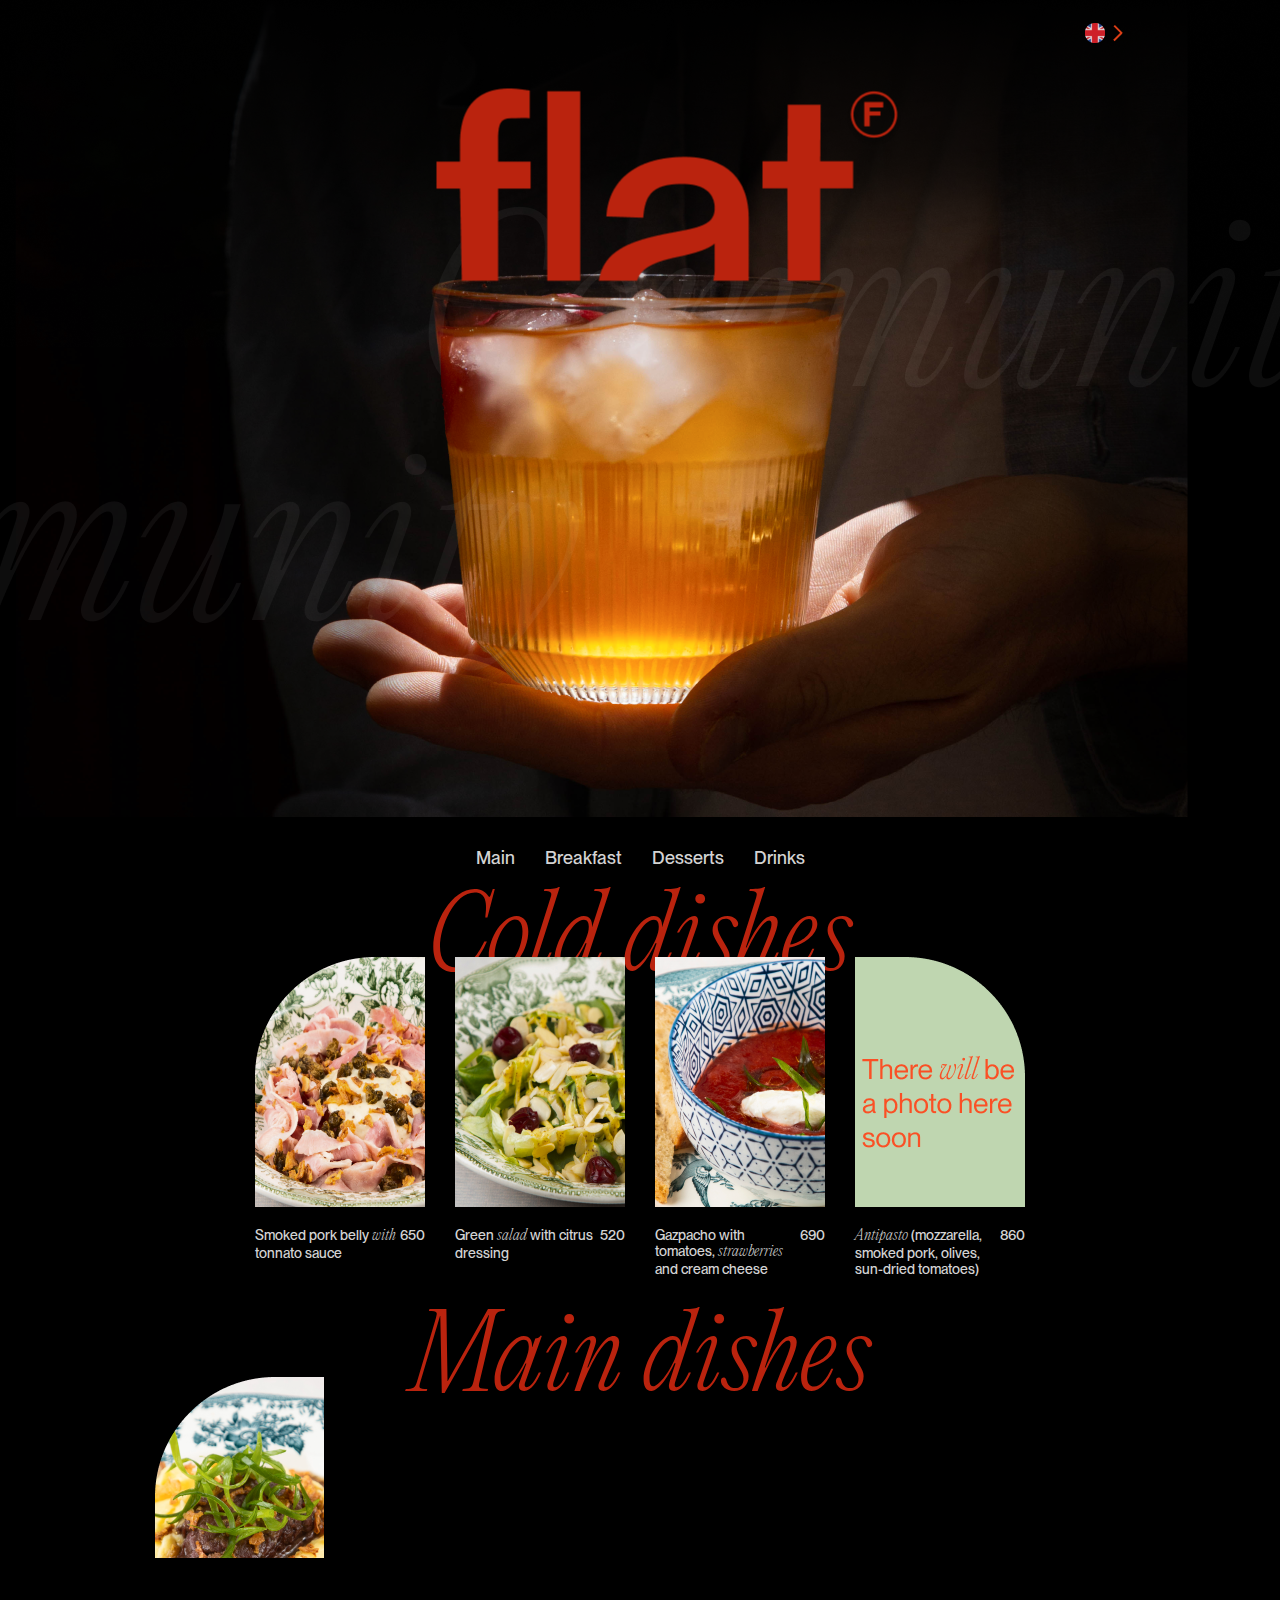
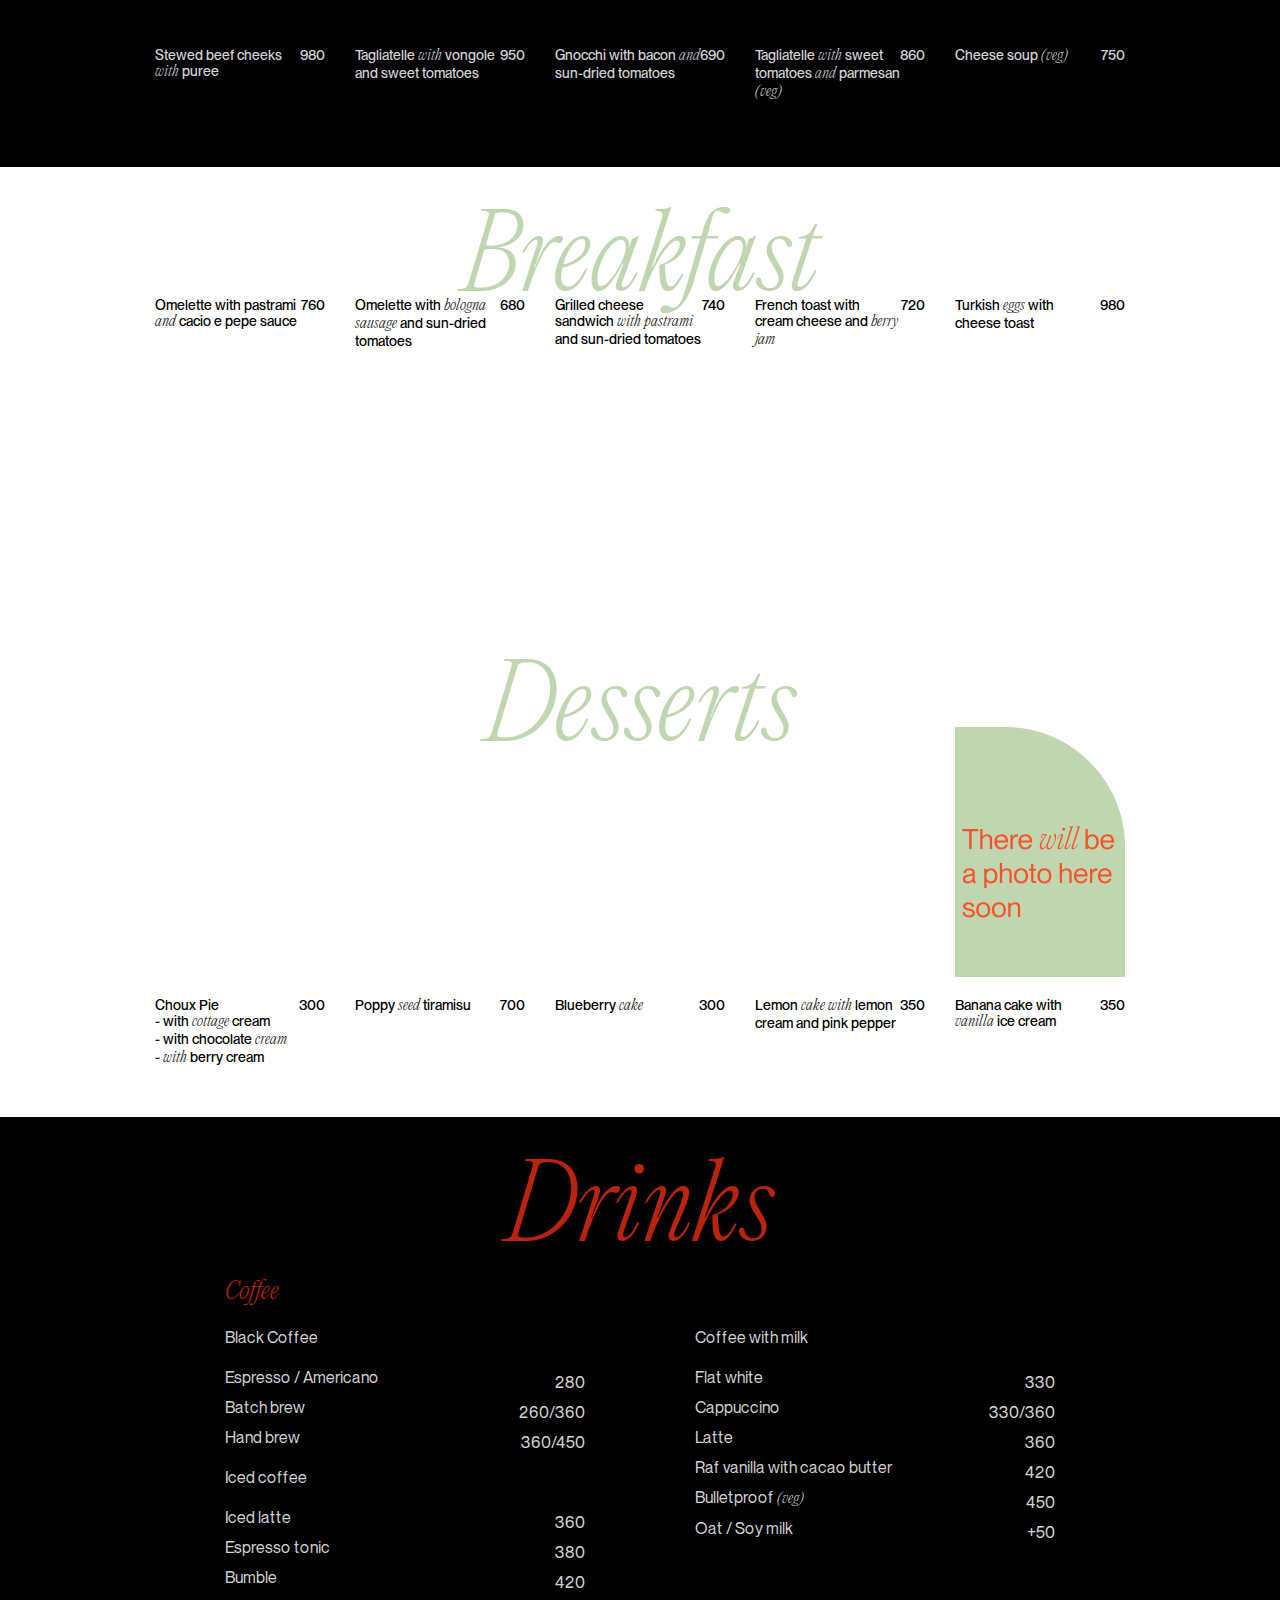
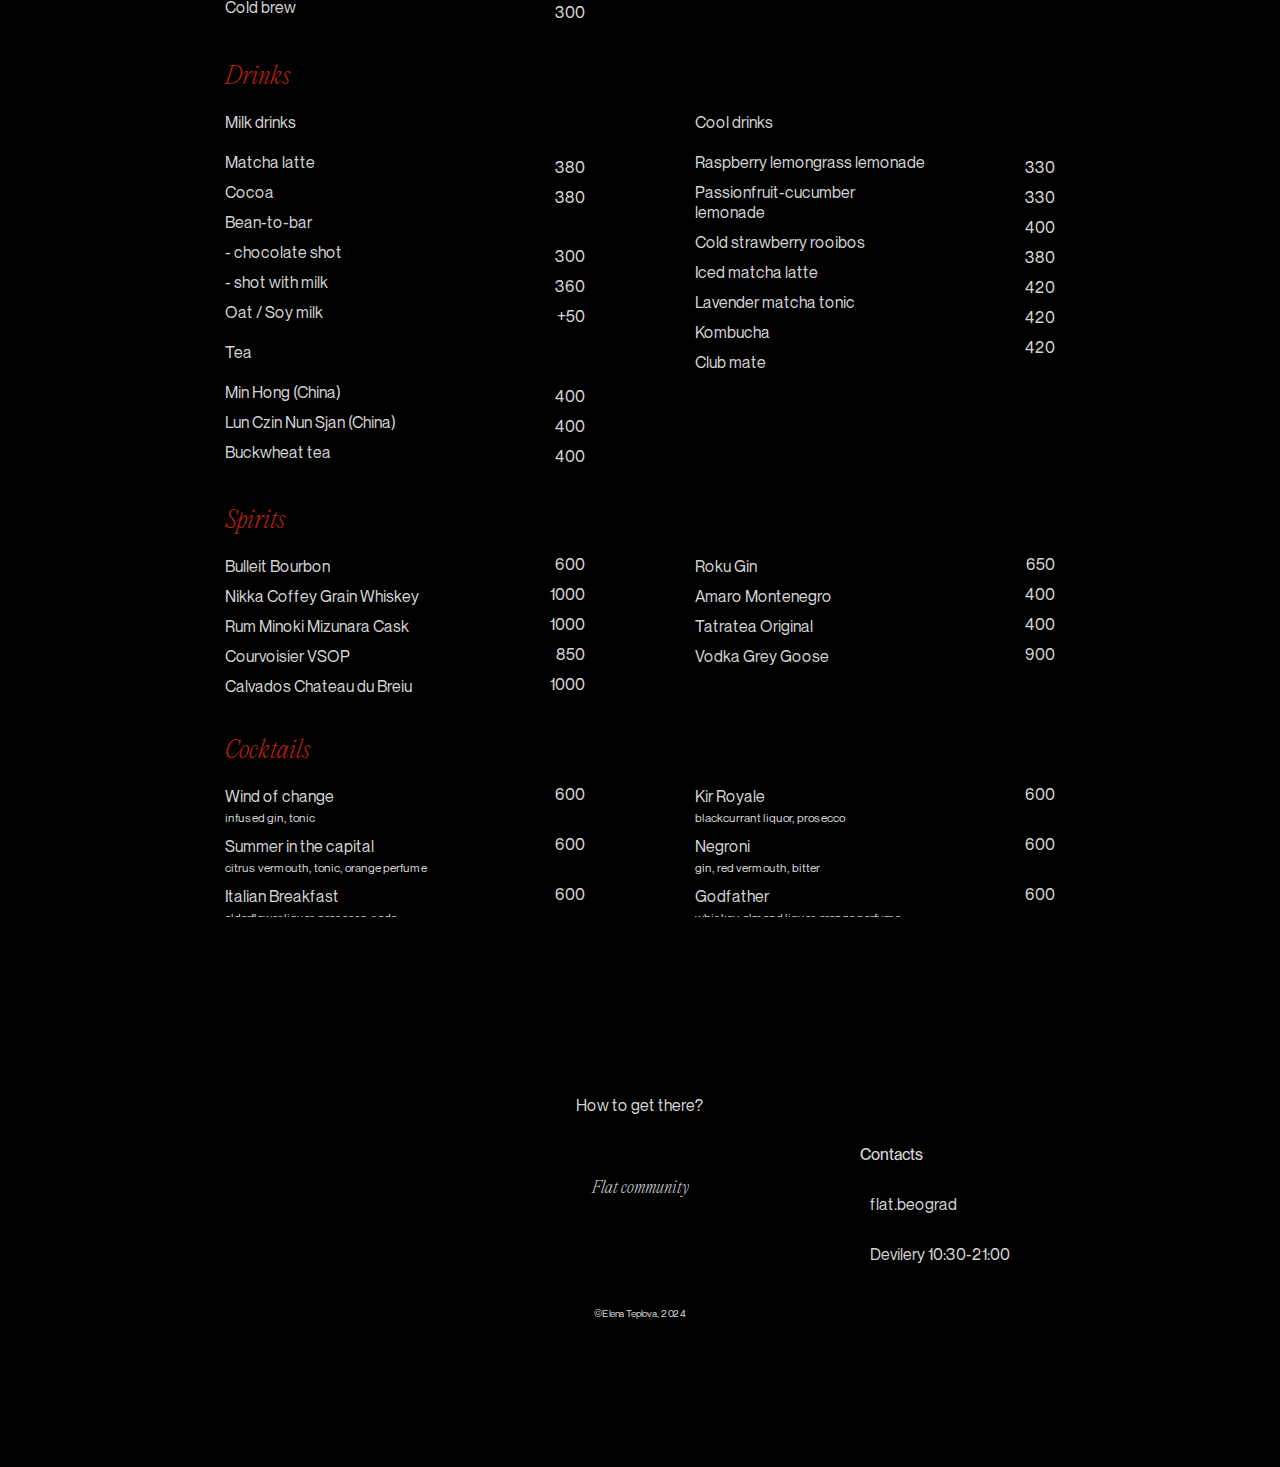
<file: mobile.html>
<!DOCTYPE html>
<html lang="en">

<head>
    <meta charset="UTF-8">
    <meta name="viewport" content="width=device-width, initial-scale=1.0">
    <title>flat</title>
    <link id="theme-stylesheet" rel="stylesheet" href="mobile.css" />
</head>

<body>
    <div id="content-table">
        <div class="spacer" id="first-container">
            <div class="language-switcher">
                <div class="current-language" id="current-language"><img src="images/en.svg"></div>
                <div class="arrow">
                    <span class="arrow-top"></span>
                    <span class="arrow-bottom"></span>
                </div>
                <div class="dropdown-content">
                    <a href="mobile.html" onclick="switchLanguage('en')"><img src="images/en.svg"></a>
                    <a href="mobile_ru.html" onclick="switchLanguage('ru')"><img src="images/rus.svg"></a>
                    <a href="mobile_sr.html" onclick="switchLanguage('sr')"><img src="images/sr.svg"></a>
                </div>
            </div>

            <img src="images/flat.png" class="flatimages">
        </div>

        <button class="back-to-top" id="back-to-top"></button>
        <script src="script.js"></script>

        <div class="background-main">
            <div class="header" id='navbar'>
                <a href="#Main">Main</a>
                <a href="#Breakfast">Breakfast</a>
                <a href="#Desserts">Desserts</a>
                <a href="#Drinks">Drinks</a>
            </div>

            <div class="background-text">
                <p class="text1" id="Main">Cold dishes</p>
            </div>
            <div class="grid-container">
                <div class="cold-images">
                    <img src="images/main/Smoked.png">
                </div>
                <div class="text2"><span>Smoked pork belly <span class="text-edit">with</span> tonnato sauce</span>
                    <span>650</span>
                </div>

                <div class="cold-images">
                    <img src="images/main/Green.png">
                </div>

                <div class="text2"><span>Green <span class="text-edit">salad</span> with citrus dressing</span>
                    <span>520</span>
                </div>

                <div class="cold-images">
                    <img src="images/main/Gazpacho.png">
                </div>
                <div class="text2"><span>Gazpacho with <br>tomatoes, <span class="text-edit">strawberries</span> and
                        cream cheese</span>
                    <span> 690</span>
                </div>
                <div class="cold-images">
                    <img src="images/main/Antipasto.png">
                </div>
                <div class="text2"><span><span class="text-edit">Antipasto</span> (mozzarella, smoked pork, olives,
                        sun-dried
                        tomatoes)</span>
                    <span>860</span>
                </div>
            </div>
        </div>


        <div class="main-container">
            <div class="background-textt">
                <p class="text1">Main dishes</p>
            </div>
            <div class="main-images">
                <div class="grid-container">
                    <img src="images/main/Stewed.png">
                    <div class="text3"><span>Stewed beef cheeks <span class="text-edit">with</span> puree</span>
                        <span>980</span>
                    </div>

                    <div class="grid-container">
                        <img src="images/main/vongole.png">
                        <div class="text3"><span>Tagliatelle <span class="text-edit">with</span> vongole and sweet
                                tomatoes</span>
                            <span>950</span>
                        </div>
                    </div>
                    <div class="grid-container">
                        <img src="images/main/Gnocchi.png">
                        <div class="text3"><span>Gnocchi with bacon <span class="text-edit">and</span> sun-dried
                                tomatoes</span>
                            <span> 690</span>
                        </div>
                    </div>
                    <div class="grid-container">
                        <img src="images/main/parmesan.png">
                        <div class="text3"><span> Tagliatelle <span class="text-edit">with</span> sweet tomatoes <span
                                    class="text-edit">and</span> parmesan <span class="text-edit">(veg)</span></span>
                            <span>860</span>
                        </div>
                    </div>
                    <div class="grid-container">
                        <img src="images/main/Cheese.png">
                        <div class="text3"><span>Cheese soup <span class="text-edit">(veg)</span></span>
                            <span>750</span>
                        </div>
                    </div>
                </div>
            </div>
        </div>

        <div class="container-br">
            <div class="background-texttt">
                <p class="text1" id="Breakfast">Breakfast</p>
            </div>
            <div class="main-images">
                <div class="grid-container">
                    <img src="images/breakfast/pepe.png">
                    <div class="text4"><span>Omelette with pastrami <span class="text-edit2">and</span> cacio e pepe
                            sauce</span>
                        <span>760</span>
                    </div>
                </div>
                <div class="grid-container">
                    <img src="images/breakfast/Omelette.png">
                    <div class="text4"><span>Omelette with <span class="text-edit2">bologna sausage</span> and sun-dried
                            tomatoes</span>
                        <span>680</span>
                    </div>
                    <div class="grid-container">
                        <img src="images/breakfast/Grilled.png">
                        <div class="text4"><span>Grilled cheese sandwich <span class="text-edit2">with pastrami</span>
                                and
                                sun-dried
                                tomatoes</span>
                            <span> 740</span>
                        </div>
                        <div class="grid-container">
                            <img src="images/breakfast/French.png">
                            <div class="text4"><span> French toast with <br>cream cheese and <span
                                        class="text-edit2">berry
                                        jam</span></span>
                                <span>720</span>
                            </div>
                        </div>
                        <div class="grid-container">
                            <img src="images/breakfast/eggs.png">
                            <div class="text4"><span>Turkish <span class="text-edit2">eggs</span> with cheese
                                    toast</span>
                                <span>980</span>
                            </div>
                        </div>
                    </div>
                </div>
            </div>
        </div>

        <div class="desserts-container">
            <div class="background-texttt">
                <p class="text1" id="Desserts">Desserts</p>
            </div>
            <div class="main-images">
                <div class="grid-container">
                    <img src="images/desserts/shu.png">
                    <div class="text4"><span>Choux Pie <br>- with <span class="text-edit2">cottage </span>cream <br>-
                            with
                            chocolate <span class="text-edit2">cream</span>
                            <br>- <span class="text-edit2">with</span> berry cream</span>
                        <span>300</span>
                    </div>
                    <div class="grid-container">
                        <img src="images/desserts/poppy.png">
                        <div class="text4"><span>Poppy <span class="text-edit2">seed</span>
                                tiramisu</span>
                            <span>700</span>
                        </div>
                    </div>
                    <div class="grid-container">
                        <img src="images/desserts/blue.png">
                        <div class="text4"><span>Blueberry <span class="text-edit2">cake</span></span>
                            <span> 300</span>
                        </div>
                    </div>
                    <div class="grid-container">
                        <img src="images/desserts/lemon.png">
                        <div class="text4"><span> Lemon <span class="text-edit2">cake with</span> lemon cream and pink
                                pepper</span>
                            <span>350</span>
                        </div>
                    </div>
                    <div class="grid-container">
                        <img src="images/main/Antipasto.png">
                        <div class="text4"><span>Banana cake with <span class="text-edit2">vanilla </span> ice
                                cream</span>
                            <span>350</span>
                        </div>
                    </div>
                </div>
            </div>
        </div>

        <div class="drink-container">
            <div class="background-text-drink">
                <p class="text1" id="Drinks">Drinks</p>
            </div>
            <div class="grid-container-drinks">
                <div class="grid-column1">
                    <div class="text5">Coffee</div>
                    <div class="text6">Black Coffee </div>
                    <div class="grid-column2">
                        <div class="text7">Espresso / Americano </div>
                        <div class="text7">Batch brew </div>
                        <div class="text7">Hand brew </div>
                    </div>
                    <div class="text6">Iced coffee </div>
                    <div class="grid-column2">
                        <div class="text7">Iced latte </div>
                        <div class="text7">Espresso tonic </div>
                        <div class="text7">Bumble </div>
                        <div class="text7">Cold brew </div>
                    </div>
                </div>

                <div class="grid-drink-number">
                    <div>280</div>
                    <div>260/360</div>
                    <div>360/450</div>

                    <div class="text00">280</div>
                    <div>360</div>
                    <div>380</div>
                    <div>420</div>
                    <div>300</div>
                </div>
                <div class="grid-column1">
                    <div class="text0">Coffee</div>
                    <div class="text6">Coffee with milk </div>
                    <div class="grid-column2">
                        <div class="text7">Flat white </div>
                        <div class="text7">Cappuccino </div>
                        <div class="text7">Latte </div>
                        <div class="text7">Raf vanilla with cacao butter </div>
                        <div class="text7">Bulletproof <span class="text-edit">(veg)</span></div>
                        <div class="text7">Oat / Soy milk</div>
                    </div>
                </div>

                <div class="grid-drink-number">
                    <div>330</div>
                    <div>330/360</div>
                    <div>360</div>
                    <div>420</div>
                    <div>450</div>
                    <div>+50</div>
                </div>
            </div>

            <div class="grid-container-drinks">
                <div class="grid-column1">
                    <div class="text5">Drinks</div>
                    <div class="text6">Milk drinks </div>
                    <div class="grid-column2">
                        <div class="text7">Matcha latte </div>
                        <div class="text7">Cocoa </div>
                        <div class="text7">Bean-to-bar </div>
                        <div class="text7">- chocolate shot </div>
                        <div class="text7">- shot with milk </div>
                        <div class="text7">Oat / Soy milk </div>
                    </div>
                    <div class="text6">Tea</div>
                    <div class="grid-column2">
                        <div class="text7">Min Hong (China) </div>
                        <div class="text7">Lun Czin Nun Sjan (China) </div>
                        <div class="text7">Buckwheat tea </div>
                    </div>
                </div>

                <div class="grid-drink-number">
                    <div>380</div>
                    <div>380</div>
                    <div class="number0">000</div>
                    <div>300</div>
                    <div>360</div>
                    <div>+50</div>

                    <div class="text00">280</div>
                    <div>400</div>
                    <div>400</div>
                    <div>400</div>
                </div>

                <div class="grid-column1">
                    <div class="text0">Coffee</div>
                    <div class="text6">Cool drinks </div>
                    <div class="grid-column2">
                        <div class="text7">Raspberry lemongrass lemonade </div>
                        <div class="text7">Passionfruit-cucumber lemonade </div>
                        <div class="text7">Cold strawberry rooibos </div>
                        <div class="text7">Iced matcha latte </div>
                        <div class="text7">Lavender matcha tonic</div>
                        <div class="text7">Kombucha</div>
                        <div class="text7">Club mate</div>
                    </div>
                </div>

                <div class="grid-drink-number">
                    <div>330</div>
                    <div>330</div>
                    <div>400</div>
                    <div>380</div>
                    <div>420</div>
                    <div>420</div>
                    <div>420</div>
                </div>
            </div>

            <div class="grid-container-drinks">
                <div class="grid-column1">
                    <div class="text5">Spirits</div>
                    <div class="grid-column2">
                        <div class="text7">Bulleit Bourbon </div>
                        <div class="text7">Nikka Coffey Grain Whiskey </div>
                        <div class="text7">Rum Minoki Mizunara Cask </div>
                        <div class="text7">Courvoisier VSOP</div>
                        <div class="text7">Calvados Chateau du Breiu </div>
                    </div>
                </div>

                <div class="grid-drink-number2">
                    <div>600</div>
                    <div>1000</div>
                    <div>1000</div>
                    <div>850</div>
                    <div>1000</div>
                </div>

                <div class="grid-column1">
                    <div class="text0">Coffee</div>
                    <div class="grid-column2">
                        <div class="text7">Roku Gin</div>
                        <div class="text7">Amaro Montenegro </div>
                        <div class="text7">Tatratea Original </div>
                        <div class="text7">Vodka Grey Goose </div>
                    </div>
                </div>

                <div class="grid-drink-number2">
                    <div>650</div>
                    <div>400</div>
                    <div>400</div>
                    <div>900</div>
                </div>
            </div>

            <div class="grid-container-drinks">
                <div class="grid-column1">
                    <div class="text5">Cocktails</div>
                    <div class="grid-column2">
                        <div class="text7">Wind of change <br><span class="text8">infused gin, tonic</span> </div>
                        <div class="text7">Summer in the capital <br> <span class="text8">citrus vermouth, tonic,
                                orange
                                perfume</span></div>
                        <div class="text7">Italian Breakfast <br> <span class="text8">elderflower liquor, prosecco,
                                soda</span></div>
                    </div>
                </div>

                <div class="grid-drink-number2">
                    <div>600</div>
                    <div class="number00">000</div>
                    <div>600</div>
                    <div class="number00">000</div>
                    <div>600</div>
                </div>

                <div class="grid-column1">
                    <div class="grid-column2">
                        <div class="text7">Kir Royale <br><span class="text8">blackcurrant liquor, prosecco</span>
                        </div>
                        <div class="text7">Negroni <br> <span class="text8">gin, red vermouth, bitter</span></div>
                        <div class="text7">Godfather <br> <span class="text8">whiskey, almond liquor, orange
                                perfume</span>
                        </div>
                    </div>
                </div>

                <div class="grid-drink-number22">
                    <div>600</div>
                    <div class="number00">000</div>
                    <div>600</div>
                    <div class="number00">000</div>
                    <div>600</div>
                </div>
            </div>
        </div>

        <div class="basement-container">
            <img src="images/mobile/basement-mobile.png" class="basement">
            <div class="grid-container-basement">
                <div class="grid-column-align-left">
                    <div class="text10"> Contacts </div>
                    <div class="container-contacts">
                        <a href="https://www.instagram.com/flat.beograd?igsh=bGN0cTN0YzVzZ2Uw"> <img
                                src="images/basement/instagram.png">
                        </a>
                        <a href="https://www.instagram.com/flat.beograd?igsh=bGN0cTN0YzVzZ2Uw" class="text-link2">
                            flat.beograd </a>
                    </div>
                    <div class="container-contacts">
                        <a href="https://wolt.com/sr/srb/belgrade/restaurant/flat-community"> <img
                                src="images/basement/wolt.png"> </a>
                        <a href="https://wolt.com/sr/srb/belgrade/restaurant/flat-community" class="text-link2">
                            Devilery
                            10:30-21:00</a>
                    </div>
                </div>
                <div class="grid-column">
                    <div class="text10"> Как нас найти?</div>
                    <a href="https://maps.app.goo.gl/qTDo765w7FSS3uwm9"class="map" >
                    <img src="images/basement/map.png">
                    </a>
                    <a href="https://maps.app.goo.gl/qTDo765w7FSS3uwm9" class="text-link"> Flat community </a>
                    <div class="lebl"> <img src="images/basement/lebl.svg" class="lebl"> </div>
                    <div class="text69">©Elena Teplova, 2024</div>
                </div>
            </div>
        </div>
    </div>
</body>

</html>
</file>
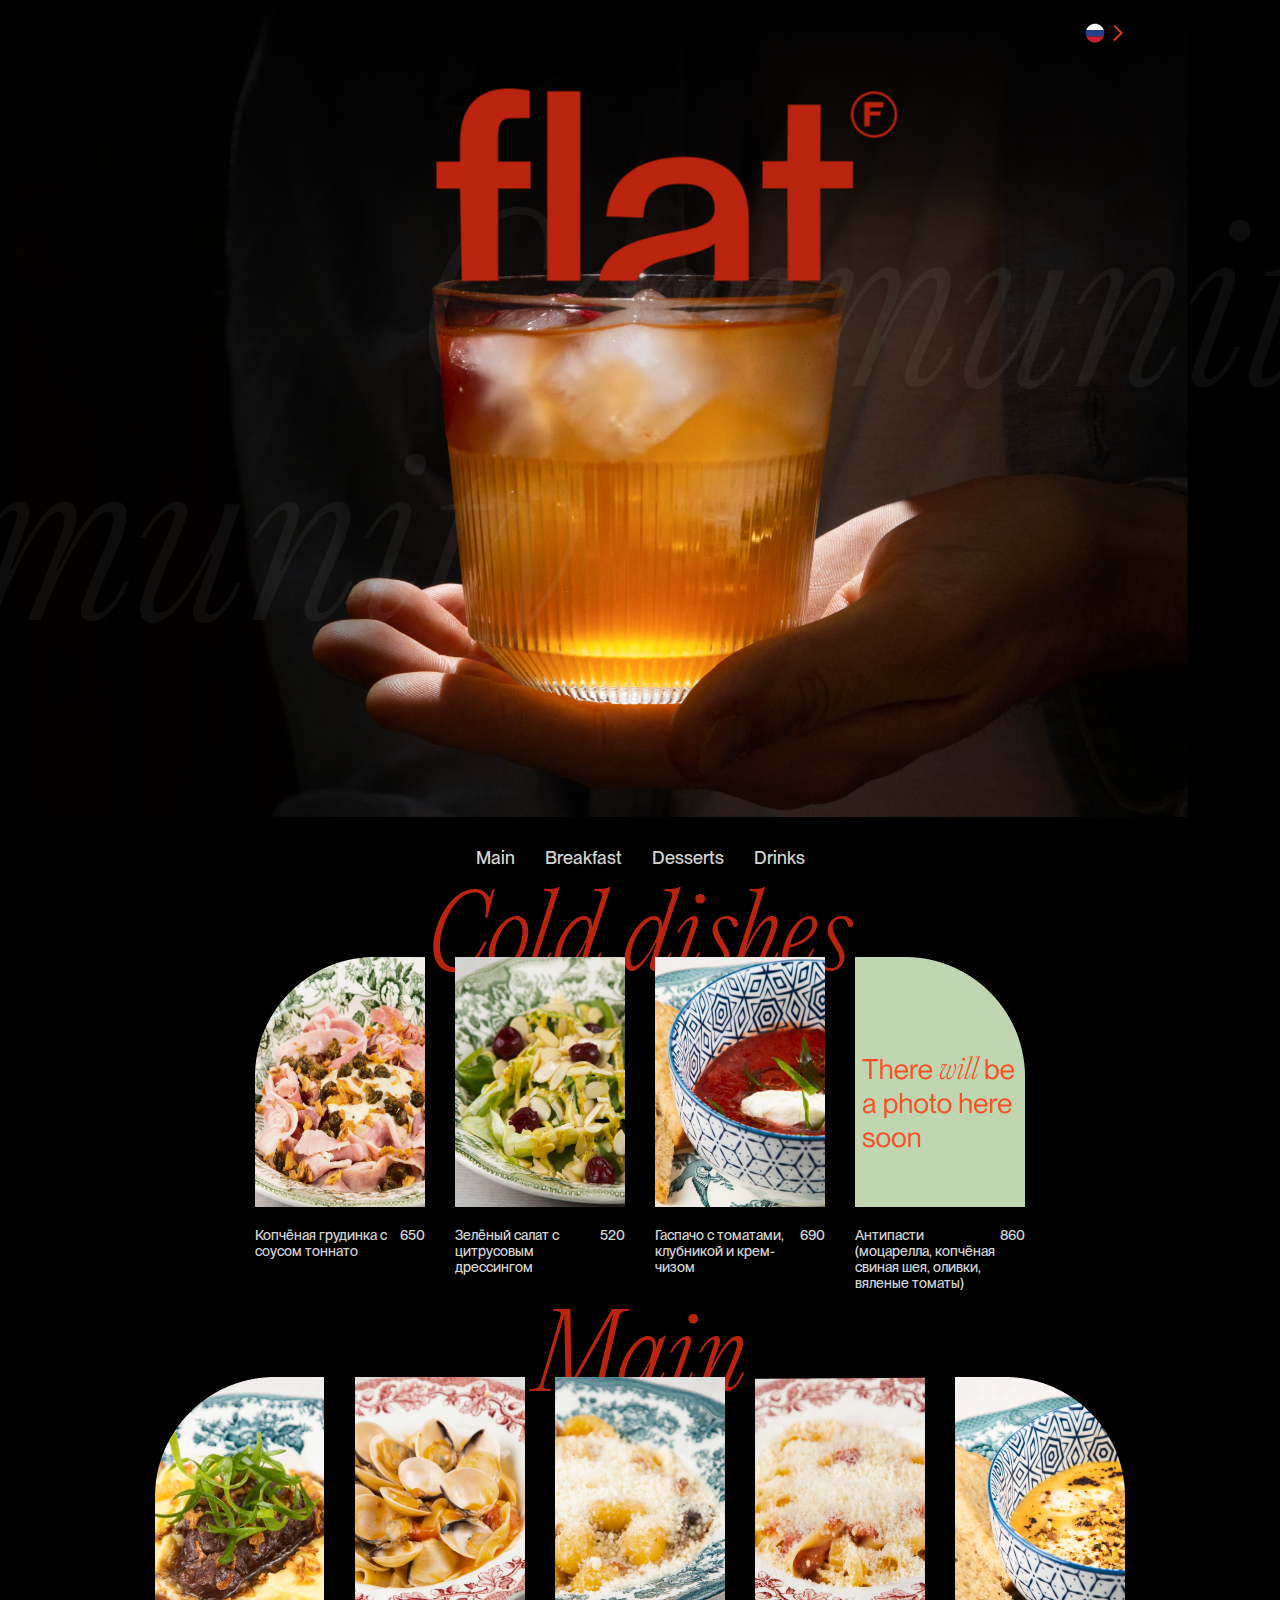
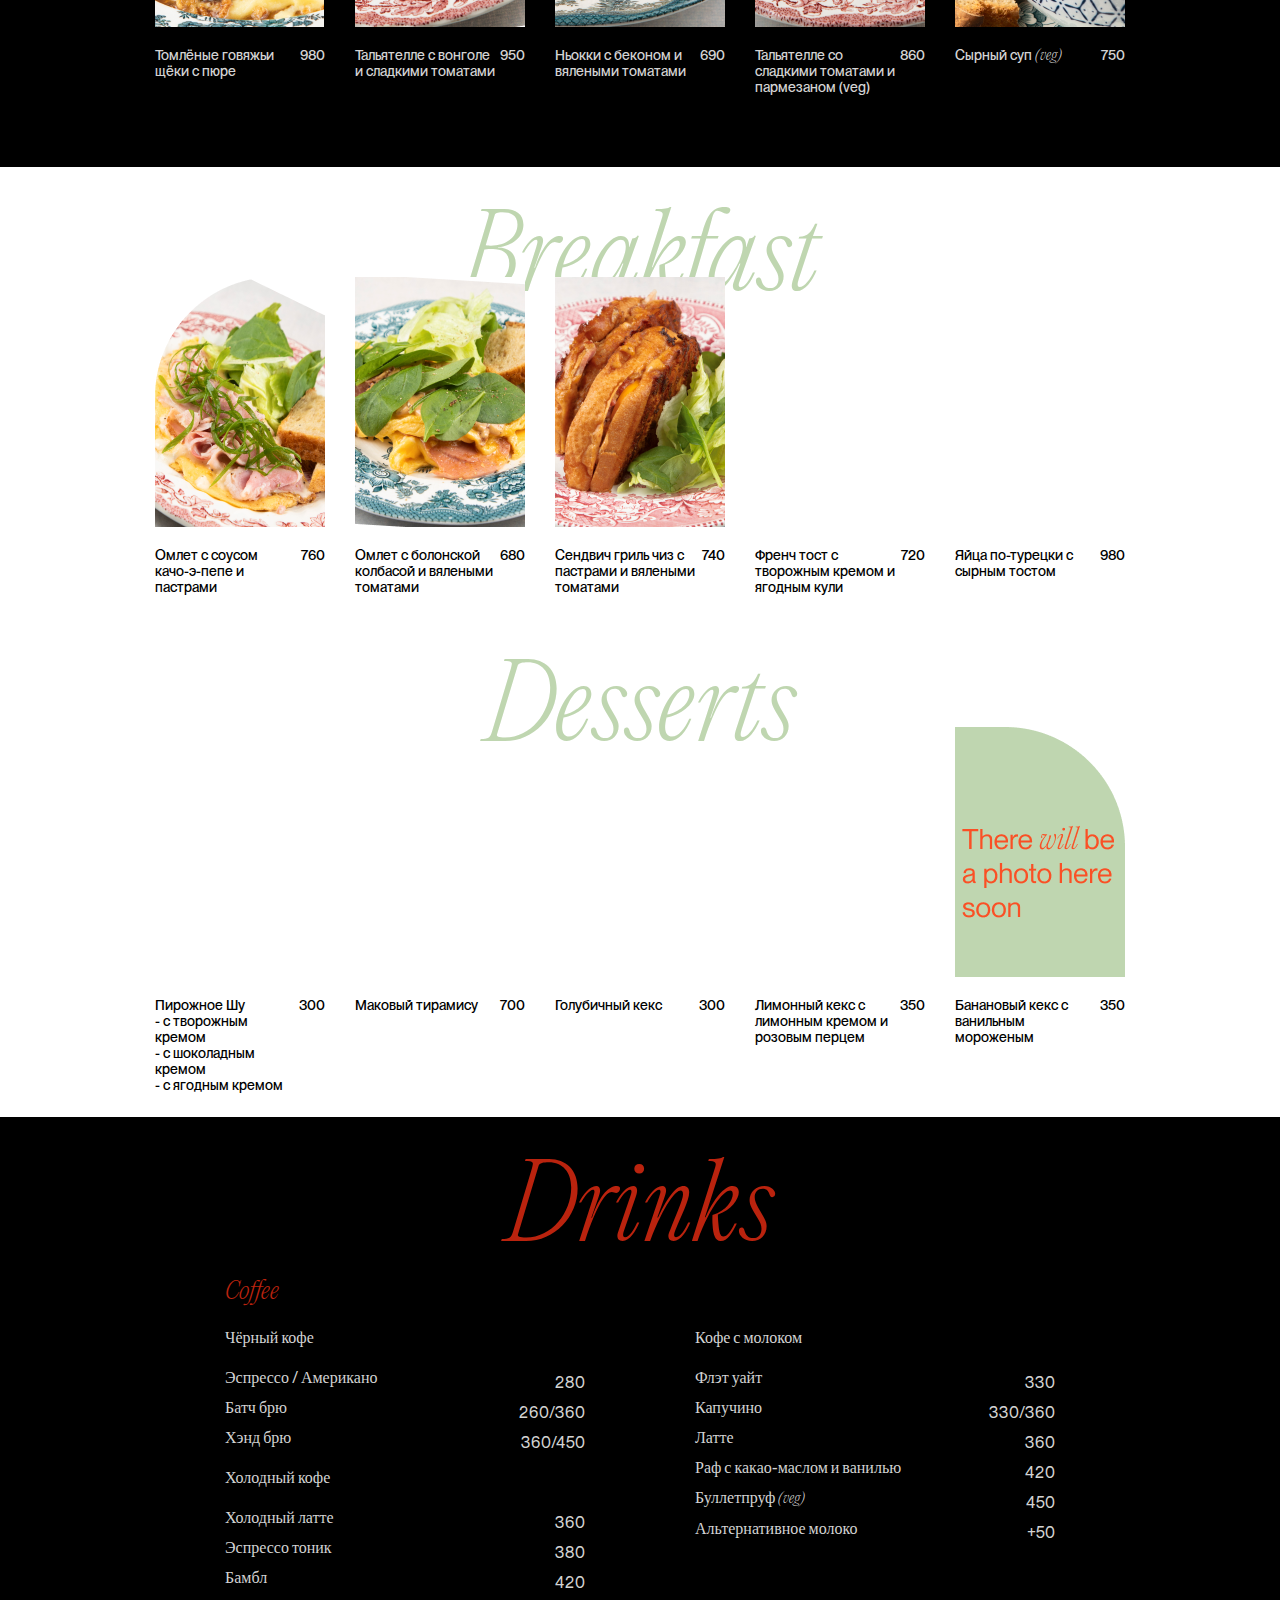
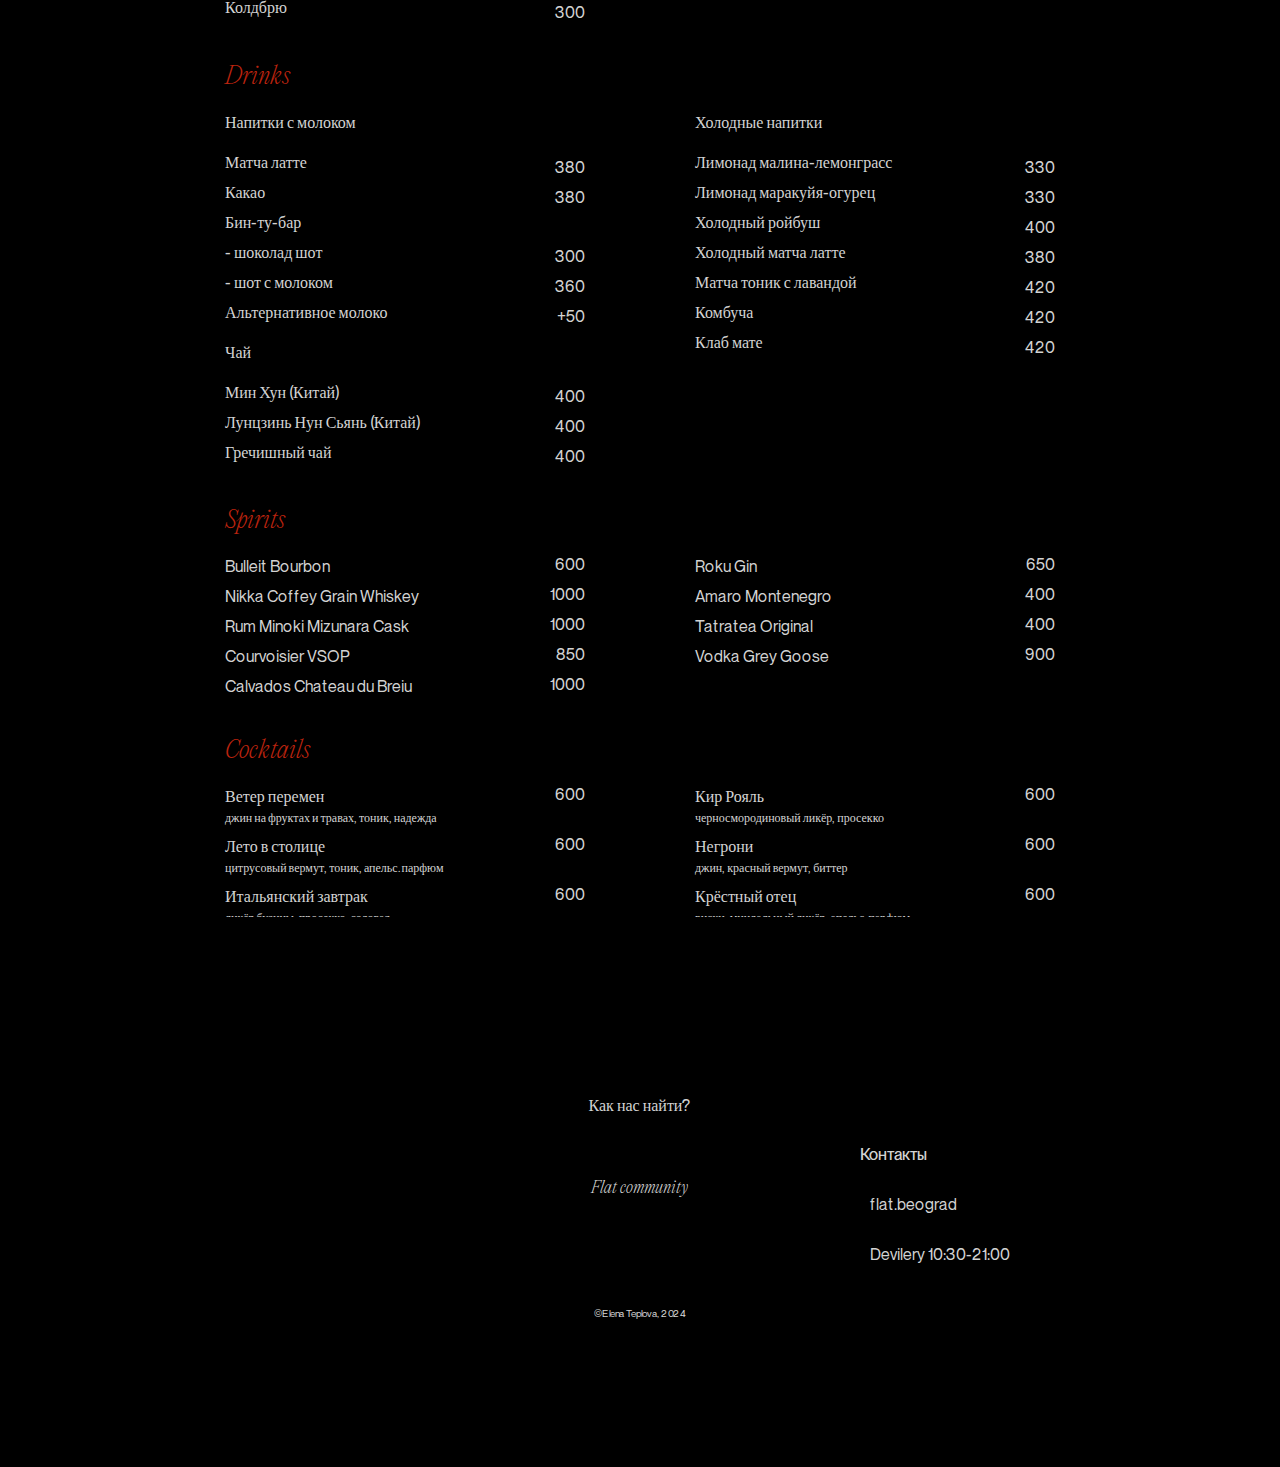
<file: mobile_ru.html>
<!DOCTYPE html>
<html lang="ru">

<head>
    <meta charset="UTF-8">
    <meta name="viewport" content="width=device-width, initial-scale=1.0">
    <title>flat</title>
    <link id="theme-stylesheet" rel="stylesheet" href="mobile.css" />
</head>

<body>
    <div id="content-table">
        <div class="spacer" id="first-container">
            <div class="language-switcher">
                <div class="current-language" id="current-language"><img src="images/rus.svg"></div>
                <div class="arrow">
                    <span class="arrow-top"></span>
                    <span class="arrow-bottom"></span>
                </div>
                <div class="dropdown-content">
                    <a href="mobile.html" onclick="switchLanguage('en')"><img src="images/en.svg"></a>
                    <a href="mobile_ru.html" onclick="switchLanguage('ru')"><img src="images/rus.svg"></a>
                    <a href="mobile_sr.html" onclick="switchLanguage('sr')"><img src="images/sr.svg"></a>
                </div>
            </div>

            <img src="images/flat.png" class="flatimages">
        </div>

        <button class="back-to-top" id="back-to-top"></button>
        <script src="script.js"></script>

        <div class="background-main">
            <div class="header" id='navbar'>
                <a href="#Main">Main</a>
                <a href="#Breakfast">Breakfast</a>
                <a href="#Desserts">Desserts</a>
                <a href="#Drinks">Drinks</a>
            </div>

            <div class="background-text">
                <p class="text1" id="Main">Cold dishes</p>
            </div>
            <div class="grid-container">
                <div class="cold-images">
                    <img src="images/main/Smoked.png">
                </div>
                <div class="text2"><span>Копчёная грудинка c соусом
                        тоннато</span>
                    <span>650</span>
                </div>

                <div class="cold-images">
                    <img src="images/main/Green.png">
                </div>

                <div class="text2"><span>Зелёный салат c цитрусовым
                        дрессингом</span>
                    <span>520</span>
                </div>

                <div class="cold-images">
                    <img src="images/main/Gazpacho.png">
                </div>
                <div class="text2"><span>Гаспачо c томатами, клубникой
                        и крем-чизом</span>
                    <span> 690</span>
                </div>
                <div class="cold-images">
                    <img src="images/main/Antipasto.png">
                </div>
                <div class="text2"><span>Антипасти (моцарелла, копчёная
                        свиная шея, оливки, вяленые томаты)</span>
                    <span>860</span>
                </div>
            </div>
        </div>


        <div class="main-container">
            <div class="background-textt">
                <p class="text1">Main dishes</p>
            </div>
            <div class="main-images">
                <div class="grid-container">
                    <img src="images/main/Stewed.png">
                    <div class="text3"><span>Томлёные говяжьи щёки c пюре</span>
                        <span>980</span>
                    </div>

                    <div class="grid-container">
                        <img src="images/main/vongole.png">
                        <div class="text3"><span>Тальятелле c вонголе и сладкими томатами </span>
                            <span>950</span>
                        </div>
                    </div>
                    <div class="grid-container">
                        <img src="images/main/Gnocchi.png">
                        <div class="text3"><span>Ньокки c беконом и вялеными томатами</span>
                            <span> 690</span>
                        </div>
                    </div>
                    <div class="grid-container">
                        <img src="images/main/parmesan.png">
                        <div class="text3"><span>Тальятелле со сладкими томатами и пармезаном <span
                                    class="text-edit"></span>
                                (veg)</span></span>
                            <span>860</span>
                        </div>
                    </div>
                    <div class="grid-container">
                        <img src="images/main/Cheese.png">
                        <div class="text3"><span>Сырный суп <span class="text-edit">(veg)</span></span>
                            <span>750</span>
                        </div>
                    </div>
                </div>
            </div>
        </div>

        <div class="container-br">
            <div class="background-texttt">
                <p class="text1" id="Breakfast">Breakfast</p>
            </div>
            <div class="main-images">
                <div class="grid-container">
                    <img src="images/breakfast/pepe.png">
                    <div class="text4"><span>Омлет с соусом <br>качо-э-пепе и пастрами</span>
                        <span>760</span>
                    </div>
                </div>
                <div class="grid-container">
                    <img src="images/breakfast/Omelette.png">
                    <div class="text4"><span>Омлет с болонской колбасой
                            и вялеными томатами</span>
                        <span>680</span>
                    </div>
                    <div class="grid-container">
                        <img src="images/breakfast/Grilled.png">
                        <div class="text4"><span>Сендвич гриль чиз с пастрами
                                и вялеными томатами</span>
                            <span> 740</span>
                        </div>
                        <div class="grid-container">
                            <img src="images/breakfast/French.png">
                            <div class="text4"><span> Френч тост с творожным кремом
                                    и ягодным кули</span>
                                <span>720</span>
                            </div>
                        </div>
                        <div class="grid-container">
                            <img src="images/breakfast/eggs.png">
                            <div class="text4"><span>Яйца по-турецки с сырным
                                    тостом</span>
                                <span>980</span>
                            </div>
                        </div>
                    </div>
                </div>
            </div>
        </div>

        <div class="desserts-container">
            <div class="background-texttt">
                <p class="text1" id="Desserts">Desserts</p>
            </div>
            <div class="main-images">
                <div class="grid-container">
                    <img src="images/desserts/shu.png">
                    <div class="text4"><span>Пирожное Шу <br>- с творожным кремом <br>- с шоколадным кремом
                            <br>- с ягодным кремом</span>
                        <span>300</span>
                    </div>
                    <div class="grid-container">
                        <img src="images/desserts/poppy.png">
                        <div class="text4"><span>Маковый тирамису</span>
                            <span>700</span>
                        </div>

                    </div>
                    <div class="grid-container">
                        <img src="images/desserts/blue.png">
                        <div class="text4"><span>Голубичный кекс</span>
                            <span> 300</span>
                        </div>
                    </div>
                    <div class="grid-container">
                        <img src="images/desserts/lemon.png">
                        <div class="text4"><span> Лимонный кекс с лимонным кремом и розовым перцем</span>
                            <span>350</span>
                        </div>
                    </div>
                    <div class="grid-container">
                        <img src="images/main/Antipasto.png">
                        <div class="text4"><span>Банановый кекс с ванильным мороженым</span>
                            <span>350</span>
                        </div>
                    </div>
                </div>
            </div>
        </div>

        <div class="drink-container">
            <div class="background-text-drink">
                <p class="text1" id="Drinks">Drinks</p>
            </div>
            <div class="grid-container-drinks">
                <div class="grid-column1">
                    <div class="text5">Coffee</div>
                    <div class="text6">Чёрный кофе </div>
                    <div class="grid-column2">
                        <div class="text7">Эспрессо / Американо </div>
                        <div class="text7">Батч брю </div>
                        <div class="text7">Хэнд брю </div>
                    </div>
                    <div class="text6">Холодный кофе</div>
                    <div class="grid-column2">
                        <div class="text7">Холодный латте </div>
                        <div class="text7">Эспрессо тоник </div>
                        <div class="text7">Бамбл </div>
                        <div class="text7">Колдбрю </div>
                    </div>
                </div>

                <div class="grid-drink-number">
                    <div>280</div>
                    <div>260/360</div>
                    <div>360/450</div>

                    <div class="text00">280</div>
                    <div>360</div>
                    <div>380</div>
                    <div>420</div>
                    <div>300</div>
                </div>

                <div class="grid-column1">
                    <div class="text0">Coffee</div>
                    <div class="text6">Кофе с молоком </div>
                    <div class="grid-column2">
                        <div class="text7">Флэт уайт </div>
                        <div class="text7">Капучино </div>
                        <div class="text7">Латте </div>
                        <div class="text7">Раф с какао-маслом и ванилью </div>
                        <div class="text7">Буллетпруф <span class="text-edit">(veg)</span></div>
                        <div class="text7">Альтернативное молоко</div>
                    </div>
                </div>

                <div class="grid-drink-number">
                    <div>330</div>
                    <div>330/360</div>
                    <div>360</div>
                    <div>420</div>
                    <div>450</div>
                    <div>+50</div>
                </div>
            </div>

            <div class="grid-container-drinks">
                <div class="grid-column1">
                    <div class="text5">Drinks</div>
                    <div class="text6">Напитки с молоком </div>
                    <div class="grid-column2">
                        <div class="text7">Матча латте </div>
                        <div class="text7">Какао </div>
                        <div class="text7">Бин-ту-бар </div>
                        <div class="text7">- шоколад шот </div>
                        <div class="text7">- шот с молоком </div>
                        <div class="text7">Альтернативное молоко </div>
                    </div>
                    <div class="text6">Чай</div>
                    <div class="grid-column2">
                        <div class="text7">Мин Хун (Китай) </div>
                        <div class="text7">Лунцзинь Нун Сьянь (Китай) </div>
                        <div class="text7">Гречишный чай </div>
                    </div>
                </div>

                <div class="grid-drink-number">
                    <div>380</div>
                    <div>380</div>
                    <div class="number0">000</div>
                    <div>300</div>
                    <div>360</div>
                    <div>+50</div>

                    <div class="text00">280</div>
                    <div>400</div>
                    <div>400</div>
                    <div>400</div>
                </div>

                <div class="grid-column1">
                    <div class="text0">Coffee</div>
                    <div class="text6">Холодные напитки </div>
                    <div class="grid-column2">
                        <div class="text7">Лимонад малина-лемонграсс </div>
                        <div class="text7">Лимонад маракуйя-огурец </div>
                        <div class="text7">Холодный ройбуш </div>
                        <div class="text7">Холодный матча латте</div>
                        <div class="text7">Матча тоник с лавандой</div>
                        <div class="text7">Комбуча</div>
                        <div class="text7">Клаб мате</div>
                    </div>
                </div>

                <div class="grid-drink-number">
                    <div>330</div>
                    <div>330</div>
                    <div>400</div>
                    <div>380</div>
                    <div>420</div>
                    <div>420</div>
                    <div>420</div>
                </div>
            </div>

            <div class="grid-container-drinks">
                <div class="grid-column1">
                    <div class="text5">Spirits</div>
                    <div class="grid-column2">
                        <div class="text7">Bulleit Bourbon </div>
                        <div class="text7">Nikka Coffey Grain Whiskey </div>
                        <div class="text7">Rum Minoki Mizunara Cask </div>
                        <div class="text7">Courvoisier VSOP</div>
                        <div class="text7">Calvados Chateau du Breiu </div>
                    </div>
                </div>

                <div class="grid-drink-number2">
                    <div>600</div>
                    <div>1000</div>
                    <div>1000</div>
                    <div>850</div>
                    <div>1000</div>
                </div>

                <div class="grid-column1">
                    <div class="text0">Coffee</div>
                    <div class="grid-column2">
                        <div class="text7">Roku Gin</div>
                        <div class="text7">Amaro Montenegro </div>
                        <div class="text7">Tatratea Original </div>
                        <div class="text7">Vodka Grey Goose </div>
                    </div>
                </div>

                <div class="grid-drink-number2">
                    <div>650</div>
                    <div>400</div>
                    <div>400</div>
                    <div>900</div>
                </div>
            </div>

            <div class="grid-container-drinks">
                <div class="grid-column1">
                    <div class="text5">Cocktails</div>
                    <div class="grid-column2">
                        <div class="text7">Ветер перемен <br><span class="text8">джин на фруктах и травах, тоник,
                                надежда</span> </div>
                        <div class="text7">Лето в столице <br> <span class="text8">цитрусовый вермут, тоник, апельс.
                                парфюм</span></div>
                        <div class="text7">Итальянский завтрак <br> <span class="text8">ликёр бузины, просекко,
                                содовая</span></div>
                    </div>
                </div>

                <div class="grid-drink-number2">
                    <div>600</div>
                    <div class="number00">000</div>
                    <div>600</div>
                    <div class="number00">000</div>
                    <div>600</div>
                </div>

                <div class="grid-column1">
                    <div class="grid-column2">
                        <div class="text7">Кир Рояль <br><span class="text8">черносмородиновый ликёр, просекко</span>
                        </div>
                        <div class="text7">Негрони <br> <span class="text8">джин, красный вермут, биттер</span></div>
                        <div class="text7">Крёстный отец <br> <span class="text8">виски, миндальный ликёр, апельс.
                                парфюм</span>
                        </div>
                    </div>
                </div>

                <div class="grid-drink-number2">
                    <div>600</div>
                    <div class="number00">000</div>
                    <div>600</div>
                    <div class="number00">000</div>
                    <div>600</div>
                </div>
            </div>
        </div>

        <div class="basement-container">
            <img src="images/mobile/basement-mobile.png" class="basement">
            <div class="grid-container-basement">
                <div class="grid-column-align-left">
                    <div class="text10"> Контакты</div>
                    <div class="container-contacts">
                        <a href="https://www.instagram.com/flat.beograd?igsh=bGN0cTN0YzVzZ2Uw"> <img
                                src="images/basement/instagram.png">
                        </a>
                        <a href="https://www.instagram.com/flat.beograd?igsh=bGN0cTN0YzVzZ2Uw" class="text-link2">
                            flat.beograd </a>
                    </div>
                    <div class="container-contacts">
                        <a href="https://wolt.com/sr/srb/belgrade/restaurant/flat-community"> <img
                                src="images/basement/wolt.png"> </a>
                        <a href="https://wolt.com/sr/srb/belgrade/restaurant/flat-community" class="text-link2">
                            Доставка
                            10:30-21:00</a>
                    </div>
                </div>
                <div class="grid-column">
                    <div class="text10"> Как нас найти?</div>
                    <a href="https://maps.app.goo.gl/qTDo765w7FSS3uwm9"class="map" >
                        <img src="images/basement/map.png">
                        </a>
                    <a href="https://maps.app.goo.gl/qTDo765w7FSS3uwm9" class="text-link"> Flat community </a>
                    <div class="lebl"> <img src="images/basement/lebl.svg" class="lebl"> </div>
                    <div class="text69">©Elena Teplova, 2024</div>
                </div>
            </div>
        </div>
    </div>
</body>

</html>
</file>
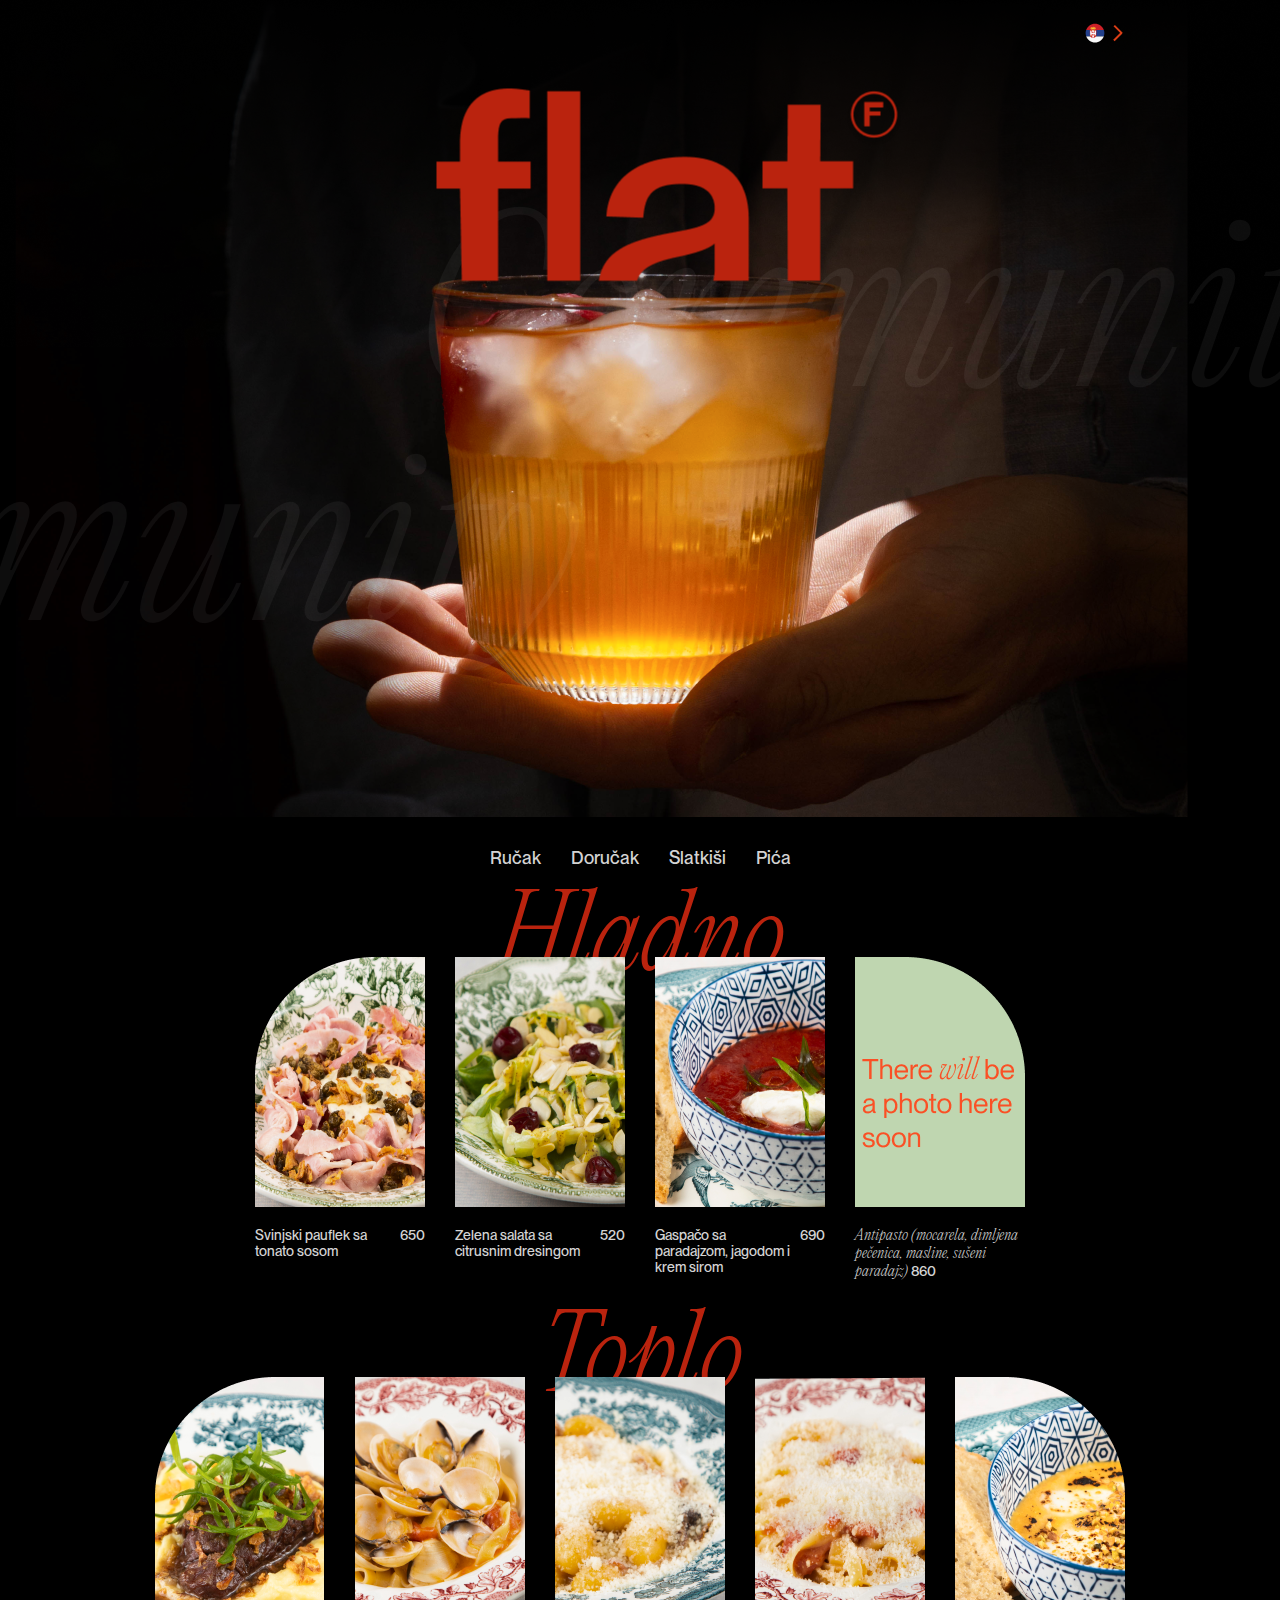
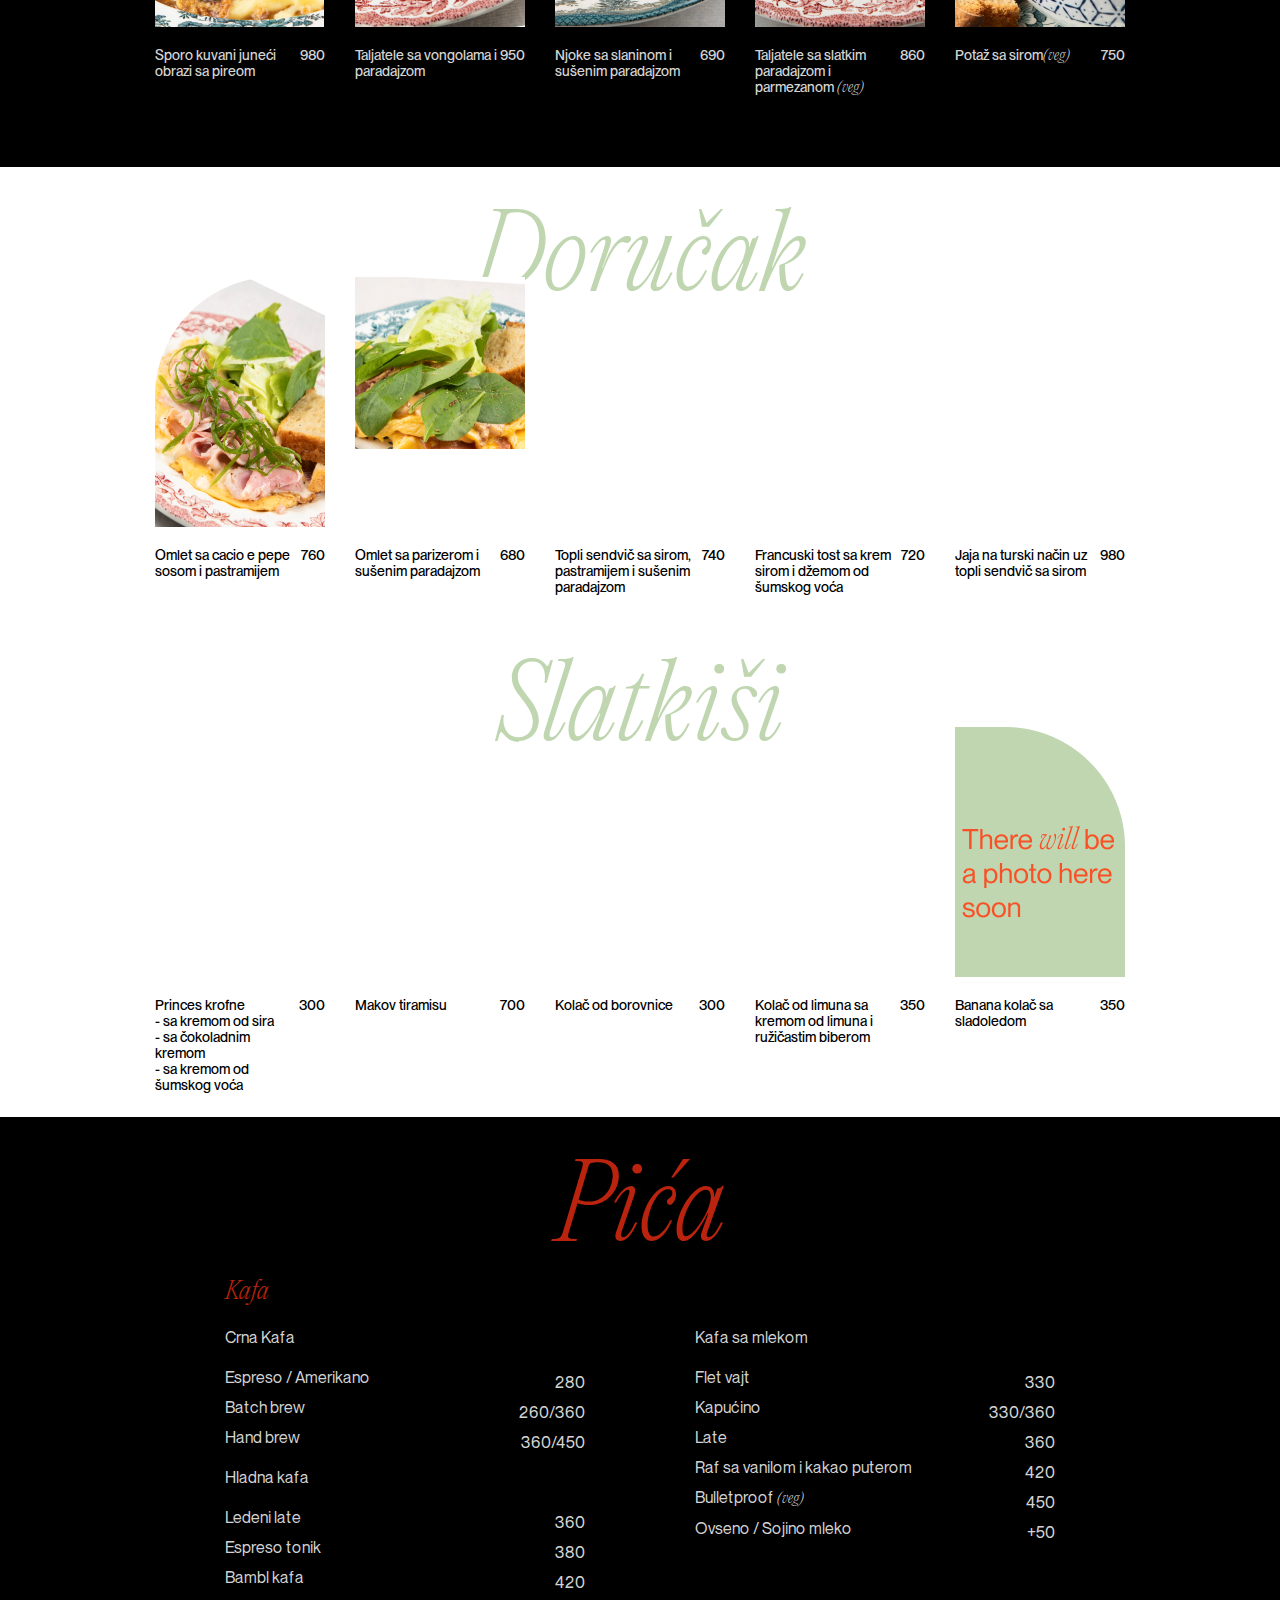
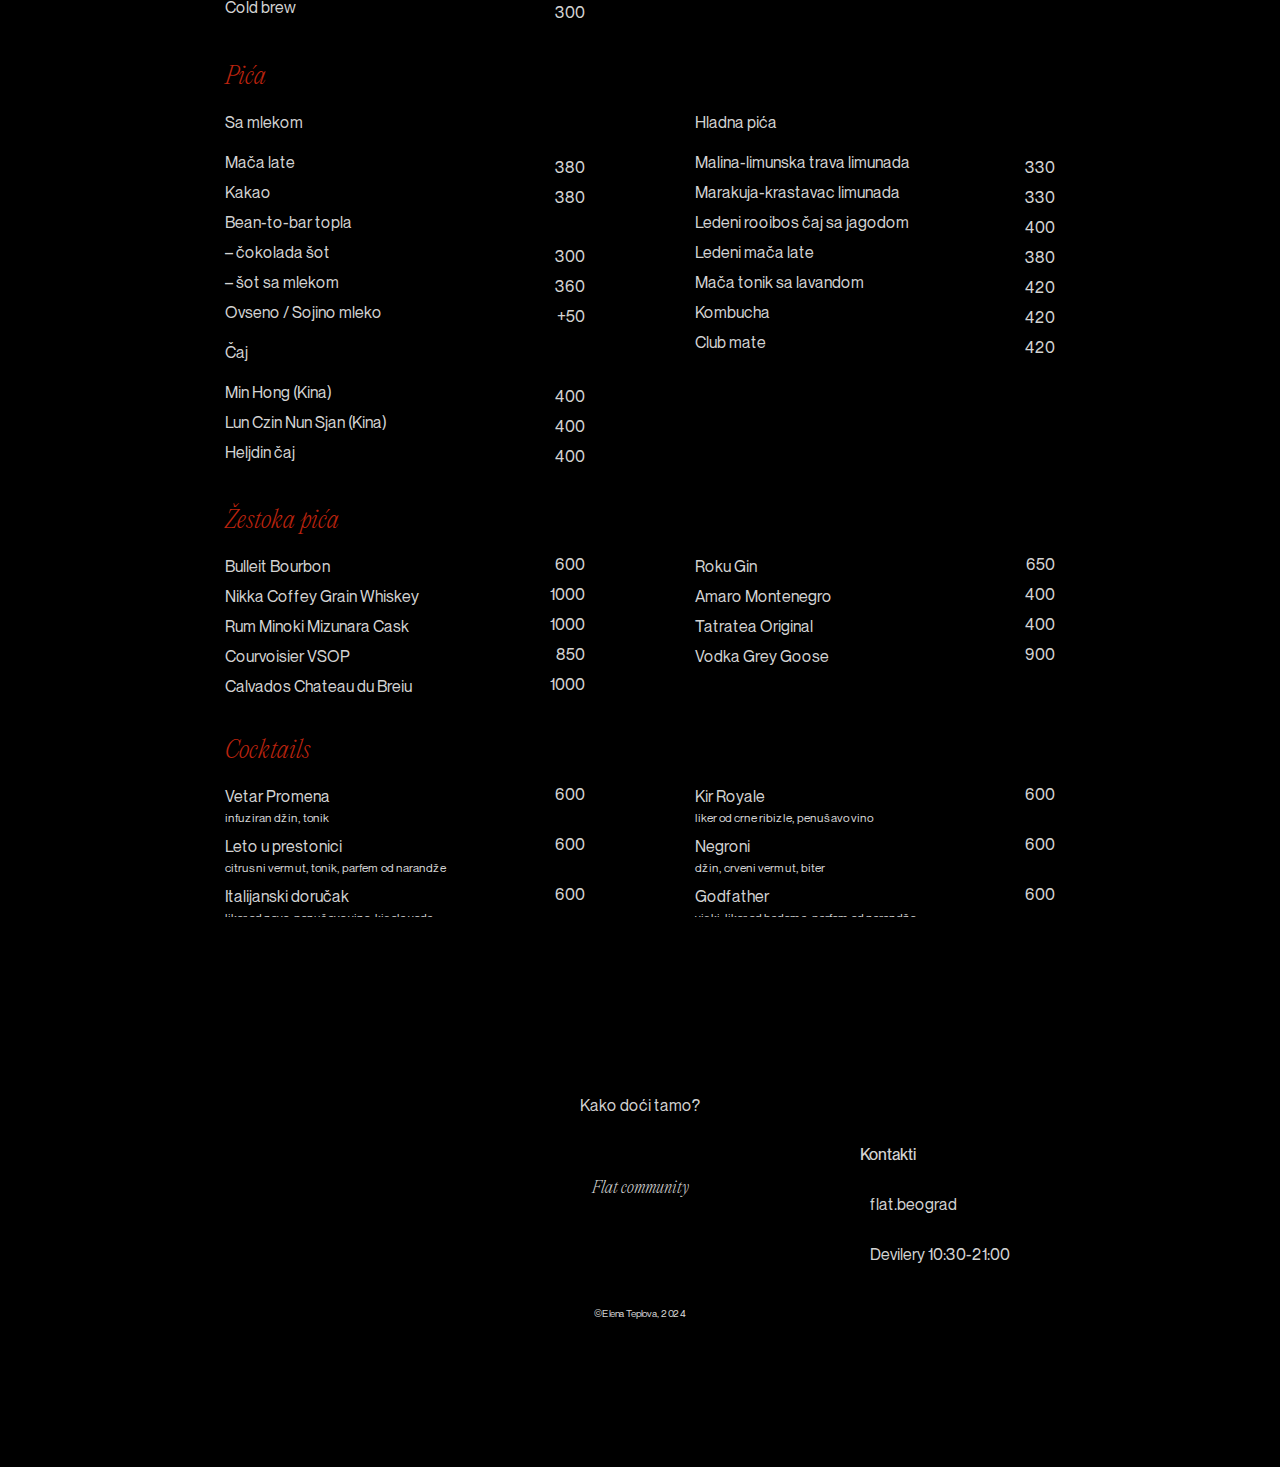
<file: mobile_sr.html>
<!DOCTYPE html>
<html lang="sr">

<head>
    <meta charset="UTF-8">
    <meta name="viewport" content="width=device-width, initial-scale=1.0">
    <title>flat</title>
    <link id="theme-stylesheet" rel="stylesheet" href="mobile.css" />
</head>

<body>
    <div id="content-table">
        <div class="spacer" id="first-container">
            <div class="language-switcher">
                <div class="current-language" id="current-language"><img src="images/sr.png"></div>
                <div class="arrow">
                    <span class="arrow-top"></span>
                    <span class="arrow-bottom"></span>
                </div>
                <div class="dropdown-content">
                    <a href="mobile.html" onclick="switchLanguage('en')"><img src="images/en.svg"></a>
                    <a href="mobile_ru.html" onclick="switchLanguage('ru')"><img src="images/rus.svg"></a>
                    <a href="mobile_sr.html" onclick="switchLanguage('sr')"><img src="images/sr.svg"></a>
                </div>
            </div>

            <img src="images/flat.png" class="flatimages">
        </div>

        <button class="back-to-top" id="back-to-top"></button>
        <script src="script.js"></script>

        <div class="background-main">
            <div class="header" id='navbar'>
                <a href="#Main">Ručak</a>
                <a href="#Breakfast">Doručak</a>
                <a href="#Desserts">Slatkiši</a>
                <a href="#Drinks">Pića</a>
            </div>


            <div class="background-text">
                <p class="text1" id="Main">Hladno</p>
            </div>
            <div class="grid-container">
                <div class="cold-images">
                    <img src="images/main/Smoked.png">
                </div>
                <div class="text2"><span>Svinjski pauflek sa tonato sosom</span>
                    <span>650</span>
                </div>

                <div class="cold-images">
                    <img src="images/main/Green.png">
                </div>

                <div class="text2"><span> Zelena salata sa citrusnim dresingom</span>
                    <span>520</span>
                </div>

                <div class="cold-images">
                    <img src="images/main/Gazpacho.png">
                </div>
                <div class="text2"><span>Gaspačo sa paradajzom, jagodom
                        i krem sirom</span>
                    <span> 690</span>
                </div>
                <div class="cold-images">
                    <img src="images/main/Antipasto.png">
                </div>
                <div class="text2"><span><span class="text-edit">Antipasto (mocarela, dimljena pečenica, masline, sušeni
                            paradajz)</span>
                        <span>860</span>
                </div>
            </div>
        </div>


        <div class="main-container">
            <div class="background-textt">
                <p class="text1">Toplo</p>
            </div>
            <div class="main-images">
                <div class="grid-container">
                    <img src="images/main/Stewed.png">
                    <div class="text3"><span>Sporo kuvani juneći obrazi sa pireom</span>
                        <span>980</span>
                    </div>

                    <div class="grid-container">
                        <img src="images/main/vongole.png">
                        <div class="text3"><span>Taljatele sa vongolama i paradajzom</span>
                            <span>950</span>
                        </div>
                    </div>
                    <div class="grid-container">
                        <img src="images/main/Gnocchi.png">
                        <div class="text3"><span>Njoke sa slaninom i sušenim paradajzom</span>
                            <span> 690</span>
                        </div>
                    </div>
                    <div class="grid-container">
                        <img src="images/main/parmesan.png">
                        <div class="text3"><span> Taljatele sa slatkim paradajzom
                                i parmezanom <span class="text-edit">(veg)</span></span>
                            <span>860</span>
                        </div>
                    </div>
                    <div class="grid-container">
                        <img src="images/main/Cheese.png">
                        <div class="text3"><span>Potaž sa sirom<span class="text-edit">(veg)</span></span>
                            <span>750</span>
                        </div>
                    </div>
                </div>
            </div>
        </div>

        <div class="container-br">
            <div class="background-texttt">
                <p class="text1" id="Breakfast">Doručak</p>
            </div>
            <div class="main-images">
                <div class="grid-container">
                    <img src="images/breakfast/pepe.png">
                    <div class="text4"><span>Omlet sa cacio e pepe sosom
                            i pastramijem</span>
                        <span>760</span>
                    </div>
                </div>
                <div class="grid-container">
                    <img src="images/breakfast/Omelette.png">
                    <div class="text4"><span>Omlet sa parizerom і sušenim
                            paradajzom</span>
                        <span>680</span>
                    </div>
                    <div class="grid-container">
                        <img src="images/breakfast/Grilled.png">
                        <div class="text4"><span>Topli sendvič sa sirom, pastramijem
                                i sušenim paradajzom</span>
                            <span> 740</span>
                        </div>
                        <div class="grid-container">
                            <img src="images/breakfast/French.png">
                            <div class="text4"><span> Francuski tost sa krem sirom
                                    i džemom od šumskog voća</span></span>
                                <span>720</span>
                            </div>
                        </div>
                        <div class="grid-container">
                            <img src="images/breakfast/eggs.png">
                            <div class="text4"><span>Jaja na turski način uz topli sendvič sa sirom</span>
                                <span>980</span>
                            </div>
                        </div>
                    </div>
                </div>
            </div>
        </div>

        <div class="desserts-container">
            <div class="background-texttt">
                <p class="text1" id="Desserts">Slatkiši</p>
            </div>
            <div class="main-images">
                <div class="grid-container">
                    <img src="images/desserts/shu.png">
                    <div class="text4"><span>Princes krofne <br>- sa kremom od sira <br>- sa čokoladnim kremom
                            <br>- sa kremom od šumskog voća</span>
                        <span>300</span>
                    </div>
                    <div class="grid-container">
                        <img src="images/desserts/poppy.png">
                        <div class="text4"><span>Makov tiramisu</span>
                            <span>700</span>
                        </div>

                    </div>
                    <div class="grid-container">
                        <img src="images/desserts/blue.png">
                        <div class="text4"><span>Kolač od borovnice</span>
                            <span> 300</span>
                        </div>
                    </div>
                    <div class="grid-container">
                        <img src="images/desserts/lemon.png">
                        <div class="text4"><span> Kolač od limuna sa kremom
                                od limuna i ružičastim biberom</span>
                            <span>350</span>
                        </div>
                    </div>
                    <div class="grid-container">
                        <img src="images/main/Antipasto.png">
                        <div class="text4"><span>Banana kolač sa sladoledom</span>
                            <span>350</span>
                        </div>
                    </div>
                </div>
            </div>
        </div>

        <div class="drink-container">
            <div class="background-text-drink">
                <p class="text1" id="Drinks">Pića</p>
            </div>
            <div class="grid-container-drinks">
                <div class="grid-column1">
                    <div class="text5">Kafa</div>
                    <div class="text6">Crna Kafa </div>
                    <div class="grid-column2">
                        <div class="text7">Espreso / Amerikano </div>
                        <div class="text7">Batch brew </div>
                        <div class="text7">Hand brew </div>
                    </div>
                    <div class="text6">Hladna kafa </div>
                    <div class="grid-column2">
                        <div class="text7">Ledeni late </div>
                        <div class="text7">Espreso tonik </div>
                        <div class="text7">Bambl kafa </div>
                        <div class="text7">Cold brew </div>
                    </div>
                </div>


                <div class="grid-drink-number">
                    <div>280</div>
                    <div>260/360</div>
                    <div>360/450</div>

                    <div class="text00">280</div>
                    <div>360</div>
                    <div>380</div>
                    <div>420</div>
                    <div>300</div>
                </div>


                <div class="grid-column1">
                    <div class="text0">Coffee</div>
                    <div class="text6">Kafa sa mlekom</div>
                    <div class="grid-column2">
                        <div class="text7">Flet vajt</div>
                        <div class="text7">Kapućino </div>
                        <div class="text7">Late </div>
                        <div class="text7">Raf sa vanilom i kakao puterom </div>
                        <div class="text7">Bulletproof <span class="text-edit">(veg)</span></div>
                        <div class="text7">Ovseno / Sojino mleko</div>
                    </div>
                </div>

                <div class="grid-drink-number">
                    <div>330</div>
                    <div>330/360</div>
                    <div>360</div>
                    <div>420</div>
                    <div>450</div>
                    <div>+50</div>
                </div>
            </div>

            <div class="grid-container-drinks">
                <div class="grid-column1">
                    <div class="text5">Pića</div>
                    <div class="text6">Sa mlekom </div>
                    <div class="grid-column2">
                        <div class="text7">Mača late </div>
                        <div class="text7">Kakao </div>
                        <div class="text7">Bean-to-bar topla </div>
                        <div class="text7">– čokolada šot </div>
                        <div class="text7">– šot sa mlekom </div>
                        <div class="text7">Ovseno / Sojino mleko </div>
                    </div>
                    <div class="text6">Čaj</div>
                    <div class="grid-column2">
                        <div class="text7">Min Hong (Kina) </div>
                        <div class="text7">Lun Czin Nun Sjan (Kina) </div>
                        <div class="text7">Heljdin čaj </div>
                    </div>
                </div>

                <div class="grid-drink-number">
                    <div>380</div>
                    <div>380</div>
                    <div class="number0">000</div>
                    <div>300</div>
                    <div>360</div>
                    <div>+50</div>

                    <div class="text00">280</div>
                    <div>400</div>
                    <div>400</div>
                    <div>400</div>
                </div>

                <div class="grid-column1">
                    <div class="text0">Coffee</div>
                    <div class="text6">Hladna pića </div>
                    <div class="grid-column2">
                        <div class="text7">Malina-limunska trava limunada </div>
                        <div class="text7">Marakuja-krastavac limunada </div>
                        <div class="text7">Ledeni rooibos čaj sa jagodom </div>
                        <div class="text7">Ledeni mača late </div>
                        <div class="text7">Mača tonik sa lavandom</div>
                        <div class="text7">Kombucha</div>
                        <div class="text7">Club mate</div>
                    </div>
                </div>

                <div class="grid-drink-number">
                    <div>330</div>
                    <div>330</div>
                    <div>400</div>
                    <div>380</div>
                    <div>420</div>
                    <div>420</div>
                    <div>420</div>
                </div>

            </div>

            <div class="grid-container-drinks">
                <div class="grid-column1">
                    <div class="text5">Žestoka pića</div>
                    <div class="grid-column2">
                        <div class="text7">Bulleit Bourbon </div>
                        <div class="text7">Nikka Coffey Grain Whiskey </div>
                        <div class="text7">Rum Minoki Mizunara Cask </div>
                        <div class="text7">Courvoisier VSOP</div>
                        <div class="text7">Calvados Chateau du Breiu </div>
                    </div>
                </div>

                <div class="grid-drink-number2">
                    <div>600</div>
                    <div>1000</div>
                    <div>1000</div>
                    <div>850</div>
                    <div>1000</div>
                </div>


                <div class="grid-column1">
                    <div class="text0">Coffee</div>
                    <div class="grid-column2">
                        <div class="text7">Roku Gin</div>
                        <div class="text7">Amaro Montenegro </div>
                        <div class="text7">Tatratea Original </div>
                        <div class="text7">Vodka Grey Goose </div>
                    </div>
                </div>

                <div class="grid-drink-number2">
                    <div>650</div>
                    <div>400</div>
                    <div>400</div>
                    <div>900</div>
                </div>
            </div>

            <div class="grid-container-drinks">
                <div class="grid-column1">
                    <div class="text5">Cocktails</div>
                    <div class="grid-column2">
                        <div class="text7">Vetar Promena <br><span class="text8">infuziran džin, tonik</span> </div>
                        <div class="text7">Leto u prestonici <br> <span class="text8">citrusni vermut, tonik, parfem od
                                narandže</span></div>
                        <div class="text7">Italijanski doručak <br> <span class="text8">liker od zove, penušavo vino,
                                kisela
                                voda</span></div>
                    </div>
                </div>

                <div class="grid-drink-number2">
                    <div>600</div>
                    <div class="number00">000</div>
                    <div>600</div>
                    <div class="number00">000</div>
                    <div>600</div>
                </div>

                <div class="grid-column1">
                    <div class="grid-column2">
                        <div class="text7">Kir Royale <br><span class="text8">liker od crne ribizle, penušavo
                                vino</span>
                        </div>
                        <div class="text7">Negroni <br> <span class="text8">džin, crveni vermut, biter</span></div>
                        <div class="text7">Godfather <br> <span class="text8">viski, liker od badema, parfem od
                                narandže</span>
                        </div>
                    </div>
                </div>

                <div class="grid-drink-number2">
                    <div>600</div>
                    <div class="number00">000</div>
                    <div>600</div>
                    <div class="number00">000</div>
                    <div>600</div>
                </div>
            </div>
        </div>


        <div class="basement-container">
            <img src="images/mobile/basement-mobile.png" class="basement">
            <div class="grid-container-basement">
                <div class="grid-column-align-left">
                    <div class="text10"> Kontakti </div>
                    <div class="container-contacts">
                        <a href="https://www.instagram.com/flat.beograd?igsh=bGN0cTN0YzVzZ2Uw"> <img
                                src="images/basement/instagram.png">
                        </a>
                        <a href="https://www.instagram.com/flat.beograd?igsh=bGN0cTN0YzVzZ2Uw" class="text-link2">
                            flat.beograd </a>
                    </div>
                    <div class="container-contacts">
                        <a href="https://wolt.com/sr/srb/belgrade/restaurant/flat-community"> <img
                                src="images/basement/wolt.png"> </a>
                        <a href="https://wolt.com/sr/srb/belgrade/restaurant/flat-community" class="text-link2">
                            Devilery
                            10:30-21:00</a>
                    </div>
                </div>
                <div class="grid-column">
                    <div class="text10"> Как нас найти?</div>
                    <a href="https://maps.app.goo.gl/qTDo765w7FSS3uwm9"class="map" >
                        <img src="images/basement/map.png">
                        </a>
                    <a href="https://maps.app.goo.gl/qTDo765w7FSS3uwm9" class="text-link"> Flat community </a>
                    <div class="lebl"> <img src="images/basement/lebl.svg" class="lebl"> </div>
                    <div class="text69">©Elena Teplova, 2024</div>
                </div>
            </div>
        </div>
    </div>
</body>

</html>
</file>
<file: stylemain.css>
@font-face {
  font-family: "neue-m";
  src: url("fonts/neue.woff") format("woff");
  font-weight: normal;
  font-style: normal;
  margin: 0;
  padding: 0;
}

@font-face {
  font-family: "edit";
  src: url("fonts/editor.woff") format("woff");
  font-weight: normal;
  font-style: italic;
}

@font-face {
  font-family: "neuem";
  src: url("fonts/neuem.woff") format("woff");
  margin: 0;
  padding: 0;
}

body,
.background-main,
.container-br,
.desserts-container,
.drink-container,
.basement-container {
  margin: 0;
  width: 100%;
}

.language-switcher {
  position: absolute;
  display: flex;
  align-items: start;
  right: 100px;
  z-index: 10;
  gap: 10px;
  align-content: flex-start;
  width: 100px;
}

.current-language {
  display: flex;
  align-items: center;
  justify-content: center;
  padding: 5px 10px;
  width: 10px;
  height: auto;
  margin-top: 18px;
}

.current-language img {
  width: 25px;
  height: auto;
}

.arrow {
  cursor: pointer;
  height: 120px;
  width: 80px;
  position: relative;
  margin-left: 20px;
  align-items: start;
  align-content: flex-start;
  margin-top: -30px;
}

.arrow-top,
.arrow-bottom {
  background: rgba(220, 62, 22, 1);
  height: 2.4px;
  left: -30px;
  position: absolute;
  top: 62px;
  width: 11px;
}

.arrow-top {
  top: 62px;
}

.arrow-top {
  transform: rotate(45deg);
  transform-origin: bottom right;
}

.arrow-bottom {
  transform: rotate(-45deg);
  transform-origin: top right;
}

.arrow-top::after,
.arrow-bottom::after {
  background: rgb(255, 255, 255);
  content: "";
  height: 100%;
  position: absolute;
  top: 0;
  transition: all 0.11s;
}

.arrow-top::after {
  left: 100%;
  right: 0;
  transition-delay: 0.01s;
}

.arrow-bottom::after {
  left: 0;
  right: 100%;
  transition-delay: 0.15s;
}

.arrow:hover .arrow-top::after {
  left: 0;
  transition-delay: 0.15s;
}

.arrow:hover .arrow-bottom::after {
  right: 0;
  transition-delay: 0s;
}

.dropdown-content {
  display: none;
  position: relative;
  top: 23px;
  right: 30px;
  z-index: 1;
  flex-direction: column;
  gap: 20px;
}

.dropdown-content a {
  display: block;
  width: 10px;
  height: 10px;
  line-height: 20px;
  text-align: center;
  text-decoration: none;
  transition: background-color 0.3s;
}

.language-switcher:hover .dropdown-content {
  display: flex;
}

.flatimages {
  max-width: 490px;
  height: auto;
  justify-content: center;
  position: absolute;
  top: 185px;
  left: 52.3%;
  transform: translate(-50%, -50%);
}

.spacer {
  background: url("images/back.png");
  background-position: center center;
  background-repeat: no-repeat;
  background-color: black;
  margin: 0;
  padding: 0;
  width: 100%;
  height: 817px;
}

.background-main {
  background-color: black;
  height: 450px;
}

.back-to-top {
  display: none;
  position: fixed;
  bottom: 30px;
  right: 30px;
  width: 40px;
  height: 40px;
  background-color: rgba(0, 0, 0, 0.5);
  border: none;
  border-radius: 50%;
  cursor: pointer;
  z-index: 1000;
  transition: opacity 0.3s;
}

.back-to-top::after {
  content: "";
  display: block;
  width: 0;
  height: 0;
  border-left: 6px solid transparent;
  border-right: 6px solid transparent;
  border-bottom: 10px solid rgb(255, 255, 255);
  margin: 0 auto;
}

.back-to-top:hover {
  background-color: rgba(0, 0, 0, 0.7);
}

.header {
  top: 50px;
  left: 0;
  width: 100%;
  height: 80px;
  background-color: hsla(0, 0%, 0%, 0.86);
  color: white;
  display: flex;
  gap: 30px;
  align-items: center;
  justify-content: center;
  z-index: 1000;
  transition: all 0.7s;
}

.header.fixed {
  position: fixed;
  top: 0;
  height: 70px;
}

.header a {
  font-family: "neue-m";
  font-size: 18px;
  color: rgb(211, 211, 211);
  text-decoration: none;
  display: flex;
  justify-content: center;
  z-index: 1000;
  align-items: center;
}

.background-text {
  display: flex;
  font-family: "edit";
  font-size: 100px;
  color: rgba(186, 35, 14, 1);
  justify-content: center;
  margin-top: -50px;
}

.text1 {
  height: 50px;
  margin: 30px auto;
}

.grid-container {
  display: grid;
  grid-template-columns: repeat(4, 170px);
  gap: 30px;
  align-items: start;
  justify-content: center;
  padding: 20px;
}

.text2 {
  display: flex;
  justify-content: space-between;
  font-family: "neue-m";
  font-size: 14px;
  color: rgb(211, 211, 211);
}

.text-edit {
  font-family: "edit";
  font-size: 14px;
  color: rgb(211, 211, 211);
}

.main-container {
  background-color: rgb(0, 0, 0);
  height: 500px;
}

.background-textt {
  display: flex;
  font-family: "edit";
  font-size: 100px;
  color: rgba(186, 35, 14, 1);
  justify-content: center;
  z-index: 2;
  position: relative;
}

.cold-images {
  display: grid;
  gap: 30px;
  row-gap: 20px;
  grid-template-columns: repeat(4, 170px);
  justify-content: center;
  z-index: 2;
  position: relative;
}

.main-images {
  display: grid;
  gap: 30px;
  grid-template-columns: repeat(5, 170px);
  justify-content: center;
  z-index: 2;
  position: relative;
}

.grid-container2 {
  display: grid;
  grid-template-columns: repeat(5, 170px);
  gap: 30px;
  align-items: start;
  justify-content: center;
  padding: 20px;
}

.text3 {
  display: flex;
  justify-content: space-between;
  font-family: "neue-m";
  font-size: 14px;
  color: rgb(211, 211, 211);
}

.container-br {
  background-color: white;
  height: 450px;
}

.background-texttt {
  display: flex;
  font-family: "edit";
  font-size: 100px;
  color: rgba(191, 214, 176, 1);
  justify-content: center;
  z-index: 2;
  position: relative;
}

.text4 {
  display: flex;
  justify-content: space-between;
  font-family: "neue-m";
  font-size: 14px;
  color: rgb(0, 0, 0);
}

.text-edit2 {
  font-family: "edit";
  font-size: 14px;
  color: rgb(0, 0, 0);
}

.desserts-container {
  background-color: rgb(255, 255, 255);
  height: 500px;
}

.drink-container {
  background-color: black;
  height: 1400px;
}

.background-text-drink {
  display: flex;
  font-family: "edit";
  font-size: 100px;
  color: rgba(186, 35, 14, 1);
  justify-content: center;
  margin-bottom: 30px;
}

.grid-container-drinks {
  display: grid;
  grid-template-columns: 230px 110px 70px 230px 110px;
  justify-content: center;
  gap: 20px;
  padding: 20px;
  width: 1000px;
  align-items: start;
  margin: auto;
}

.grid-column1,
.grid-column2 {
  display: grid;
  row-gap: 20px;
}

.grid-column2 {
  row-gap: 10px;
}

.text00 {
  color: black;
  padding: 5px;
}

.text0,
.text5,
.text00 {
  font-family: "edit";
  font-size: 24px;
  color: rgb(0, 0, 0);
}

.text5 {
  color: rgba(186, 35, 14, 1);
}

.text6 {
  font-family: "neue-m";
  font-size: 20px;
}

.text7,
.text8,
.grid-drink-text,
.text6,
.text-link,
.text69,
.text-contact {
  color: rgb(211, 211, 211);
  font-family: "neuem";
  font-size: 16px;
}

.text8 {
  font-size: 12px;
}

.grid-drink-text {
  text-align: left;
  font-family: "neue-m";
}

.grid-drink-number {
  display: grid;
  row-gap: 10px;
  color: rgba(211, 211, 211);
  text-align: right;
  font-family: "neuem";
  margin-top: 95px;
  font-size: 16px;
}

.grid-drink-number2 {
  display: grid;
  row-gap: 10px;
  color: rgba(211, 211, 211);
  text-align: right;
  font-family: "neuem";
  margin-top: 48px;
  font-size: 16px;
}

.number0 {
  color: black;
  font-size: 16px;
  font-family: "neue-m";
}

.number00 {
  color: black;
  font-size: 8px;
  font-family: "neue-m";
}

.grid-drink:nth-child(3) {
  grid-column: 3 / 4;
}

.grid-drink:nth-child(4) {
  grid-column: 4 / 5;
}

.grid-container-drinks .pseudo-gap {
  grid-column: 3 / 4;
  background: transparent;
  margin: 0 40px;
}

.text-edit2 {
  color: rgb(0, 0, 0);
  font-size: 14px;
}

.basement-container {
  background-color: black;
  position: relative;
  height: 550px;
  text-align: center;
}

.grid-container-basement {
  display: grid;
  grid-template-columns: 300px 400px 300px;
  gap: 20px;
  align-items: start;
  row-gap: 20px;
  position: absolute;
  top: 20%;
  left: 50%;
  transform: translate(-50%, -50%);
  z-index: 10;
  margin: 180px auto 0;
}

.text9 {
  color: rgba(211, 211, 211);
  font-family: "neuem";
  font-size: 16px;
  z-index: 1;
}

.basement {
  position: absolute;
  top: 50%;
  left: 50%;
  transform: translate(-50%, -50%);
}

.grid-column {
  display: grid;
  justify-content: center;
  row-gap: 20px;
}

.grid-column-align-left {
  padding-top: 50px ;
  display: grid;
  justify-content: left;
  row-gap: 30px;
}

.text10 {
  color:  rgba(211, 211, 211);
  font-family: "neue-m";
  font-size: 16px;
  z-index: 1;
  text-align: left;
}

.map {
  height: auto;
  position: relative;
  z-index: 10;
}

.container-contacts {
  display: flex;
  align-items: stretch;
  gap: 10px;
}

.text-link {
  font-family: "edit";
  position: relative;
  left: 50%;
  transform: translate(-50%, -50%);
  margin-top: 15px;
  z-index: 1;
  display: flex;
  justify-content: center;
  text-decoration: none;
  color:  rgba(211, 211, 211);
}

.text-link:hover {
  color: rgba(191, 214, 176, 1);
}

.text-link2 {
  font-family: "neuem";
  z-index: 1;
  text-decoration: none;
  color:  rgba(211, 211, 211);
}

.text-link2:hover {
  color: rgba(191, 214, 176, 1);
}

.text-contact {
  font-family: "edit";
  position: absolute;
  margin: 150px;
  left: 50%;
}

.text69 {
  font-family: "neuem";
  z-index: 1;
  font-size: 10px;
  margin-top: 40px;
}
</file>
<file: stylemain_rus.css>
@font-face {
  font-family: "neue-m";
  src: url("fonts/neue.woff") format("woff");
  font-weight: normal;
  font-style: normal;
  margin: 0;
  padding: 0;
}

@font-face {
  font-family: "edit";
  src: url("fonts/editor.woff") format("woff");
  font-weight: normal;
  font-style: italic;
}

@font-face {
  font-family: "neuem";
  src: url("fonts/neuem.woff") format("woff");
  margin: 0;
  padding: 0;
}

body,
.background-main,
.container-br,
.desserts-container,
.drink-container,
.basement-container {
  margin: 0;
  width: 100%;
}

.language-switcher {
  position: absolute;
  display: flex;
  align-items: start;
  right: 100px;
  z-index: 10;
  gap: 10px;
  align-content: flex-start;
  width: 100px;
}

.current-language {
  display: flex;
  align-items: center;
  justify-content: center;
  padding: 5px 10px;
  width: 10px;
  height: auto;
  margin-top: 18px;
}

.current-language img {
  width: 25px;
  height: auto;
}

.arrow {
  cursor: pointer;
  height: 120px;
  width: 80px;
  position: relative;
  margin-left: 20px;
  align-items: start;
  align-content: flex-start;
  margin-top: -30px;
}

.arrow-top,
.arrow-bottom {
  background: rgba(220, 62, 22, 1);
  height: 2.4px;
  left: -30px;
  position: absolute;
  top: 62px;
  width: 11px;
}

.arrow-top {
  top: 62px;
}

.arrow-top {
  transform: rotate(45deg);
  transform-origin: bottom right;
}

.arrow-bottom {
  transform: rotate(-45deg);
  transform-origin: top right;
}

.arrow-top::after,
.arrow-bottom::after {
  background: rgb(255, 255, 255);
  content: "";
  height: 100%;
  position: absolute;
  top: 0;
  transition: all 0.11s;
}

.arrow-top::after {
  left: 100%;
  right: 0;
  transition-delay: 0.01s;
}

.arrow-bottom::after {
  left: 0;
  right: 100%;
  transition-delay: 0.15s;
}

.arrow:hover .arrow-top::after {
  left: 0;
  transition-delay: 0.15s;
}

.arrow:hover .arrow-bottom::after {
  right: 0;
  transition-delay: 0s;
}

.dropdown-content {
  display: none;
  position: relative;
  top: 23px;
  right: 30px;
  z-index: 1;
  flex-direction: column;
  gap: 20px;
}

.dropdown-content a {
  display: block;
  width: 10px;
  height: 10px;
  line-height: 20px;
  text-align: center;
  text-decoration: none;
  transition: background-color 0.3s;
}

.language-switcher:hover .dropdown-content {
  display: flex;
}

.flatimages {
  max-width: 490px;
  height: auto;
  justify-content: center;
  position: absolute;
  top: 185px;
  left: 52.3%;
  transform: translate(-50%, -50%);
}

.spacer {
  background: url("images/back.png");
  background-position: center center;
  background-repeat: no-repeat;
  background-color: black;
  margin: 0;
  padding: 0;
  width: 100%;
  height: 817px;
}

.background-main {
  background-color: black;
  height: 450px;
}

.back-to-top {
  display: none;
  position: fixed;
  bottom: 30px;
  right: 30px;
  width: 40px;
  height: 40px;
  background-color: rgba(0, 0, 0, 0.5);
  border: none;
  border-radius: 50%;
  cursor: pointer;
  z-index: 1000;
  transition: opacity 0.3s;
}

.back-to-top::after {
  content: "";
  display: block;
  width: 0;
  height: 0;
  border-left: 6px solid transparent;
  border-right: 6px solid transparent;
  border-bottom: 10px solid rgb(255, 255, 255);
  margin: 0 auto;
}

.back-to-top:hover {
  background-color: rgba(0, 0, 0, 0.7);
}

.header {
  top: 50px;
  left: 0;
  width: 100%;
  height: 80px;
  background-color: hsla(0, 0%, 0%, 0.86);
  color: white;
  display: flex;
  gap: 30px;
  align-items: center;
  justify-content: center;
  z-index: 1000;
  transition: all 0.7s;
}

.header.fixed {
  position: fixed;
  top: 0;
  height: 70px;
}

.header a {
  font-family: "neue-m";
  font-size: 18px;
  color: rgb(211, 211, 211);
  text-decoration: none;
  display: flex;
  justify-content: center;
  z-index: 1000;
  align-items: center;
}

.background-text {
  display: flex;
  font-family: "edit";
  font-size: 100px;
  color: rgb(220, 62, 22, 1);
  justify-content: center;
  margin-top: -50px;
}

.text1 {
  height: 50px;
  margin: 30px auto;
}

.grid-container {
  display: grid;
  grid-template-columns: repeat(4, 170px);
  gap: 30px;
  align-items: start;
  justify-content: center;
  padding: 20px;
}

.text2 {
  display: flex;
  justify-content: space-between;
  font-family: "neue-m";
  font-size: 14px;
  color: rgb(211, 211, 211);
}

.text-edit {
  font-family: "edit";
  font-size: 14px;
  color: rgb(211, 211, 211);
}

.main-container {
  background-color: rgb(0, 0, 0);
  height: 500px;
}

.background-textt {
  display: flex;
  font-family: "edit";
  font-size: 100px;
  color: rgba(220, 62, 22, 1);
  justify-content: center;
  z-index: 2;
  position: relative;
}

.cold-images {
  display: grid;
  gap: 30px;
  row-gap: 20px;
  grid-template-columns: repeat(4, 170px);
  justify-content: center;
  z-index: 2;
  position: relative;
}

.main-images {
  display: grid;
  gap: 30px;
  grid-template-columns: repeat(5, 170px);
  justify-content: center;
  z-index: 2;
  position: relative;
}

.grid-container2 {
  display: grid;
  grid-template-columns: repeat(5, 170px);
  gap: 30px;
  align-items: start;
  justify-content: center;
  padding: 20px;
}

.text3 {
  display: flex;
  justify-content: space-between;
  font-family: "neue-m";
  font-size: 14px;
  color: rgb(211, 211, 211);
}

.container-br {
  background-color: white;
  height: 450px;
}

.background-texttt {
  display: flex;
  font-family: "edit";
  font-size: 100px;
  color: rgba(191, 214, 176, 1);
  justify-content: center;
  z-index: 2;
  position: relative;
}

.text4 {
  display: flex;
  justify-content: space-between;
  font-family: "neue-m";
  font-size: 14px;
  color: rgb(0, 0, 0);
}

.text-edit2 {
  font-family: "edit";
  font-size: 14px;
  color: rgb(0, 0, 0);
}

.desserts-container {
  background-color: rgb(255, 255, 255);
  height: 500px;
}

.drink-container {
  background-color: black;
  height: 1400px;
}

.background-text-drink {
  display: flex;
  font-family: "edit";
  font-size: 100px;
  color: rgb(220, 62, 22, 1);
  justify-content: center;
  margin-bottom: 30px;
}

.grid-container-drinks {
  display: grid;
  grid-template-columns: 230px 110px 70px 230px 110px;
  justify-content: center;
  gap: 20px;
  padding: 20px;
  width: 1000px;
  align-items: start;
  margin: auto;
}

.grid-column1,
.grid-column2 {
  display: grid;
  row-gap: 20px;
}

.grid-column2 {
  row-gap: 10px;
}

.text00 {
  color: black;
  padding: 5px;
}

.text0,
.text5,
.text00 {
  font-family: "edit";
  font-size: 24px;
  color: rgb(0, 0, 0);
}

.text5 {
  color: rgba(220, 62, 22, 1);
}

.text6 {
  font-family: "neue-m";
  font-size: 20px;
}

.text7,
.text8,
.grid-drink-text,
.text6,
.text-link,
.text-link2,
.text-contact,
.text69 {
  color: rgb(211, 211, 211);
  font-family: "neue-m";
  font-size: 16px;
}

.text8 {
  font-size: 12px;
}

.grid-drink-text {
  text-align: left;
  font-family: "neue-m";
}

.grid-drink-number {
  display: grid;
  row-gap: 10px;
  color: rgba(211, 211, 211);
  text-align: right;
  font-family: "neuem";
  margin-top: 95px;
  font-size: 16px;
}

.grid-drink-number2 {
  display: grid;
  row-gap: 10px;
  color: rgba(211, 211, 211);
  text-align: right;
  font-family: "neuem";
  margin-top: 48px;
  font-size: 16px;
}

.number0 {
  color: black;
  font-size: 16px;
  font-family: "neue-m";
}

.number00 {
  color: black;
  font-size: 8px;
  font-family: "neue-m";
}

.grid-drink:nth-child(3) {
  grid-column: 3 / 4;
}

.grid-drink:nth-child(4) {
  grid-column: 4 / 5;
}

.grid-container-drinks .pseudo-gap {
  grid-column: 3 / 4;
  background: transparent;
  margin: 0 40px;
}

.text-edit2 {
  color: rgb(0, 0, 0);
  font-size: 14px;
}

.basement-container {
  background-color: black;
  position: relative;
  height: 550px;
  text-align: center;
}

.grid-container-basement {
  display: grid;
  grid-template-columns: 300px 400px 300px;
  gap: 20px;
  align-items: start;
  row-gap: 20px;
  position: absolute;
  top: 20%;
  left: 50%;
  transform: translate(-50%, -50%);
  z-index: 10;
  margin: 180px auto 0;
}

.text9 {
  color: rgba(211, 211, 211);
  font-family: "neuem";
  font-size: 16px;
  z-index: 1;
}

.basement {
  position: absolute;
  top: 50%;
  left: 50%;
  transform: translate(-50%, -50%);
}

.grid-column {
  display: grid;
  justify-content: center;
  row-gap: 20px;
}

.grid-column-align-left {
  display: grid;
  justify-content: left;
  row-gap: 20px;
}

.text10 {
  color: rgba(211, 211, 211);
  font-family: "neuem";
  font-size: 16px;
  z-index: 1;
  text-align: left;
}

.map {
  height: auto;
  position: relative;
  z-index: 10;
}

.container-contacts {
  display: flex;
  align-items: center;
}
@media screen and (max-width: 1200px) {
  .language-switcher {
    margin-left: 950px;
  }
}

@media screen and (max-width: 992px) {
  .language-switcher {
    margin-left: 750px;
  }
}

.container-contacts img {
  @media screen and (max-width: 768px) {
    .language-switcher {
      margin-left: 550px;
    }
  }

  margin-right: 10px;
  @media screen and (max-width: 576px) {
    .language-switcher {
      margin-left: 350px;
    }
  }

  width: 20px;
  @media screen and (max-width: 480px) {
    .language-switcher {
      margin-left: 250px;
    }
  }

  height: auto;
  @media screen and (max-width: 375px) {
    .language-switcher {
      margin-left: 200px;
    }
  }
}
@media screen and (max-width: 320px) {
  .language-switcher {
    margin-left: 150px;
  }
}

.text-link {
  font-family: "edit";
  position: relative;
  left: 50%;
  transform: translate(-50%, -50%);
  margin-top: 15px;
  z-index: 1;
  display: flex;
  justify-content: center;
  text-decoration: none;
}

.text-link:hover {
  color: rgba(191, 214, 176, 1);
}

.text-link2 {
  font-family: "neuem";
  z-index: 1;
  text-decoration: none;
}

.text-link2:hover {
  color: rgba(191, 214, 176, 1);
}

.text-contact {
  font-family: "edit";
  font-size: 18px;
  position: absolute;
  margin: 150px;
  left: 50%;
}

.text69 {
  font-family: "neuem";
  z-index: 1;
  font-size: 10px;
  margin-top: 40px;
}
</file>
<file: mobile.css>
@font-face {
  font-family: "neue-m";
  src: url("fonts/neue.woff") format("woff");
  font-weight: normal;
  font-style: normal;
  margin: 0;
  padding: 0;
}

@font-face {
  font-family: "edit";
  src: url("fonts/editor.woff") format("woff");
  font-weight: normal;
  font-style: italic;
  margin: 0;
  padding: 0;
}

@font-face {
  font-family: "neuem";
  src: url("fonts/neuem.woff") format("woff");
  margin: 0;
  padding: 0;
}

body {
  margin: 0;
  width: 100%;
}

.language-switcher {
  position: absolute;
  display: flex;
  align-items: start;
  left: 20px;
  z-index: 10;
  gap: 10px;
  align-content: flex-start;
  width: 100px;
}

.current-language {
  display: flex;
  align-items: center;
  justify-content: center;
  padding: 5px 5px 0 25px;
  width: 10px;
  height: auto;
  margin-top: 10px;
}
.current-language img {
  width: 20px;
  height: auto;
}

.arrow {
  cursor: pointer;
  height: 70px;
  width: 40px;
  position: relative;
  margin-left: 10px;
  align-items: start;
  align-content: flex-start;
  margin-top: -38px;
  /* border-radius: 10%; */
}

.arrow-top,
.arrow-bottom {
  background: rgba(220, 62, 22, 1);
  height: 2px;
  left: -18px;
  position: absolute;
  top: 62px;
  width: 7px;
}
.arrow-top {
  top: 62px;
}
.arrow-top {
  transform: rotate(45deg);
  transform-origin: bottom right;
}
.arrow-bottom {
  transform: rotate(-45deg);
  transform-origin: top right;
}
.arrow-top::after,
.arrow-bottom::after {
  background: rgb(255, 255, 255);
  content: "";
  height: 100%;
  position: absolute;
  top: 0;
  transition: all 0.11s;
}
.arrow-top::after {
  left: 100%;
  right: 0;
  transition-delay: 0.01s;
}
.arrow-bottom::after {
  left: 0;
  right: 100%;
  transition-delay: 0.15s;
}
.arrow:hover .arrow-top::after {
  left: 0;
  transition-delay: 0.15s;
}
.arrow:hover .arrow-bottom::after {
  right: 0;
  transition-delay: 0s;
}

.dropdown-content {
  display: none;
  position: relative;
  top: 15px;
  right: 35px;
  z-index: 1;
  flex-direction: column;
  gap: 20px;
}

.dropdown-content a {
  display: block;
  width: 10px;
  height: 10px;
  line-height: 10px;
  text-align: center;
  text-decoration: none;
  transition: background-color 0.3s;
}

.language-switcher:hover .dropdown-content {
  display: flex;
}

.flatimages {
  max-width: 230px;
  align-items: center;
  justify-content: center;
  position: absolute;
  top: 70px;
  left: 51%;
  transform: translate(-50%, -50%);
}

.spacer {
  background: url("images/mobile/back-mob.png");
  background-position: center center;
  background-repeat: no-repeat;
  background-color: black;
  margin: 0;
  padding: 0;
  width: 100%;
  height: 365px;
}

.background-main {
  background-color: black;
  height: 1550px;
  width: 100%;
}

.back-to-top {
  display: none; /* Скрыть кнопку по умолчанию */
  position: fixed;
  bottom: 30px;
  right: 40px;
  width: 40px;
  height: 40px;
  background-color: rgba(0, 0, 0, 0.5); /* Полупрозрачный фон */
  border: none;
  border-radius: 50%;
  cursor: pointer;
  z-index: 1000; /* Обеспечить, что кнопка будет поверх всех элементов */
  transition: opacity 0.3s;
}

.back-to-top::after {
  content: "";
  display: block;
  width: 0;
  height: 0;
  border-left: 6px solid transparent;
  border-right: 6px solid transparent;
  border-bottom: 10px solid rgb(255, 255, 255);
  margin: 0 auto;
}

.back-to-top:hover {
  background-color: rgba(0, 0, 0, 0.7); /* Меняем фон при наведении */
}

.fixed {
  position: fixed;
  top: 0px;
  width: 100%;
}

.spacer {
  width: 100%;
  height: 365px;
}

.header {
  top: 30px;
  left: 0;
  width: 100%;
  height: 70px;
  background-color: hsla(0, 0%, 0%, 0.86);
  color: white;
  display: flex;
  gap: 20px;
  align-items: center;
  justify-content: center;
  z-index: 1000;
  transition: all 0.7s;
  position: sticky;
}

#navbar {
  width: 100%;
}
.header.fixed {
  position: fixed;
  top: 0px;
  height: 50px;
}

.header a {
  font-family: "neue-m"; /* Замените на ваш шрифт */
  font-size: 16px; /* Размер шрифта */
  color: rgb(211, 211, 211); /* Цвет текста */
  text-decoration: none;
  display: flex;
  justify-content: center;
  z-index: 1000;
  align-items: center;
}

.background-text {
  display: flex;
  font-family: "edit";
  font-size: 60px;
  color: rgba(186, 35, 14, 1);
  justify-content: center;
  position: relative;
  margin-top: -20px;
  z-index: 1000;
}

.text1 {
  margin: 0 auto;
  padding: 20px;
}

.grid-container {
  display: grid;
  grid-template-columns: 170px;
  gap: 30px;
  align-items: start;
  justify-content: center;
}

.text2 {
  display: flex;
  justify-content: space-between;
  font-family: "neue-m";
  font-size: 14px;
  color: rgb(211, 211, 211);
}

.text-edit {
  font-family: "edit";
  font-size: 14px;
  color: rgb(211, 211, 211);
}

.main-container {
  background-color: rgb(0, 0, 0);
  height: 1850px;
  width: 100%;
  margin: 0;
}

.background-textt {
  display: flex;
  font-family: "edit";
  font-size: 50px;
  color: rgba(186, 35, 14, 1);
  justify-content: center;
  z-index: 2;
  position: relative;
}

.cold-images {
  display: grid;
  gap: 30px;
  grid-template-columns: 170px;
  justify-content: center;
  z-index: 2;
  position: relative;
}

.main-images {
  display: grid;
  gap: 30px;
  grid-template-columns: 170px;
  justify-content: center;
  z-index: 2;
  position: relative;
}

.text3 {
  display: flex;
  justify-content: space-between;
  font-family: "neue-m";
  font-size: 14px;
  color: rgb(211, 211, 211);
}

.container-br {
  background-color: white;
  height: 1900px;
  width: 100%;
}

.background-texttt {
  display: flex;
  font-family: "edit";
  font-size: 50px;
  color: rgba(191, 214, 176, 1);
  justify-content: center;
  z-index: 2;
  position: relative;
}

.text4 {
  display: flex;
  justify-content: space-between;
  font-family: "neue-m";
  font-size: 14px;
  color: rgb(0, 0, 0);
}

.text-edit2 {
  font-family: "edit";
  font-size: 14px;
  color: rgb(0, 0, 0);
}

.desserts-container {
  background-color: rgb(255, 255, 255);
  height: 1850px;
  width: 100%;
}

.drink-container {
  background-color: black;
  height: 2290px;
  width: 100%;
}

.background-text-drink {
  display: flex;
  font-family: "edit";
  font-size: 50px;
  color: rgba(186, 35, 14, 1);
  justify-content: center;
  padding-top: 10px;
}

.grid-container-drinks {
  display: grid;
  grid-template-columns: 230px 80px;
  justify-content: center;
  gap: 5px;
  align-items: start;
  margin: auto;
  padding-top: 30px;
}

.grid-column1 {
  display: grid;
  row-gap: 20px;
}

.grid-column2 {
  display: grid;
  row-gap: 10px;
}

.text00 {
  color: black;
  font-size: 24px;
  padding: 5px;
}

.text0 {
  font-family: "edit";
  font-size: 24px;
  color: rgb(0, 0, 0);
}

.text5 {
  font-family: "edit";
  font-size: 24px;
  color: rgba(186, 35, 14, 1);
}

.text6 {
  color: rgb(211, 211, 211);
  font-family: "neue-m";
  font-size: 20px;
}

.text7 {
  color: rgb(211, 211, 211);
  font-family: "neuem";
  font-size: 16px;
}

.text8 {
  color: rgb(211, 211, 211);
  font-family: "neuem";
  font-size: 12px;
}

.grid-drink-text {
  color: white;
  text-align: left;
  font-family: "neue-m";
}

.grid-drink-number {
  display: grid;
  row-gap: 10px;
  color: rgba(211, 211, 211);
  text-align: right;
  font-family: "neuem";
  margin-top: 95px;
  font-size: 16px;
}

.grid-drink-number2, .grid-drink-number22 {
  display: grid;
  row-gap: 10px;
  color: rgba(211, 211, 211);
  text-align: right;
  font-family: "neuem";
  margin-top: 48px;
  font-size: 16px;
}

.grid-drink-number22 {
  margin-top: 0;
}

.number0 {
  color: black;
  font-size: 16px;
  font-family: "neue-m";
}

.number00 {
  color: black;
  font-size: 8px;
  font-family: "neue-m";
}

.grid-drink:nth-child(3) {
  grid-column: 3 / 4; /* Псевдо-колонка */
}

.grid-drink:nth-child(4) {
  grid-column: 4 / 5; /* Третья колонка */
}

.grid-container-drinks .pseudo-gap {
  grid-column: 3 / 4; /* Псевдо-колонка */
  background: transparent; /* Прозрачный фон */
  margin: 0 40px;
}

.text-edit2 {
  color: rgb(0, 0, 0);
  font-size: 14px;
}

.basement-container {
  background-color: black;
  position: relative;
  height: 970;
  width: 100%;
  text-align: center;
  margin: 0;
}

.grid-container-basement {
  display: grid;
  grid-template-columns: 220px;
  align-items: center;
  text-align: center;
  justify-content: center;
  row-gap: 220px;
  position: relative;
  padding-top: 140px;
  z-index: 10;
  margin: auto;
}

.text9 {
  color: rgba(211, 211, 211);
  font-family: "neuem";
  font-size: 16px;
  z-index: 1;
}

.basement {
  position: absolute;
  top: 50%;
  left: 50%;
  transform: translate(-50%, -50%);
  width:100%;
  margin-top: 0;
}

.grid-column {
  display: grid;
  justify-content: center;
  row-gap: 20px;
  /* align-items: center; */
}

.grid-column-align-left {
  display: grid;
  justify-content: left;
  row-gap: 30px;
  /* align-items: center; */
}

.text10 {
  color: rgba(211, 211, 211);
  font-family: "neue-m";
  font-size: 20px;
  z-index: 1;
  text-align: left;
  padding: 0 15px;
}

.map {
  height: auto;
  position: relative;
  z-index: 10;
}

.lebl {
  justify-content: space-around;
}

.container-contacts {
  display: flex;
  row-gap: 10px;
  align-items: flex-start
}

.container-contacts a {
  font-size: 20px;
  font-family: "neue-m";
}

.container-contacts img {
  margin-right: 10px;
  width: 30px;
  height: auto;
}

.text-link {
  color: rgb(211, 211, 211);
  font-family: "edit";
  position: relative;
  left: 50%;
  transform: translate(-50%, -50%);
  margin-top: 15px;
  z-index: 1;
  display: flex;
  justify-content: center;
  text-decoration: none;
  font-size: 20px;
}

.text-link:hover {
  color: rgba(191, 214, 176, 1);
}

.text-link2 {
  color: rgb(211, 211, 211);
  font-family: "neue-m";
  z-index: 1;
  text-decoration: none;
}

.text-link2 a {
  font-size: 18px;
}

.text-link2:hover {
  color: rgba(191, 214, 176, 1);
}

.text-contact {
  color: rgb(211, 211, 211);
  font-family: "edit";
  font-size: 24px;
  position: absolute;
  margin: 150px;
  left: 50%;
}

.text69 {
  color: rgb(211, 211, 211);
  font-family: "neuem";
  z-index: 1;
  font-size: 10px;
  margin-top: 20px;
}
</file>
